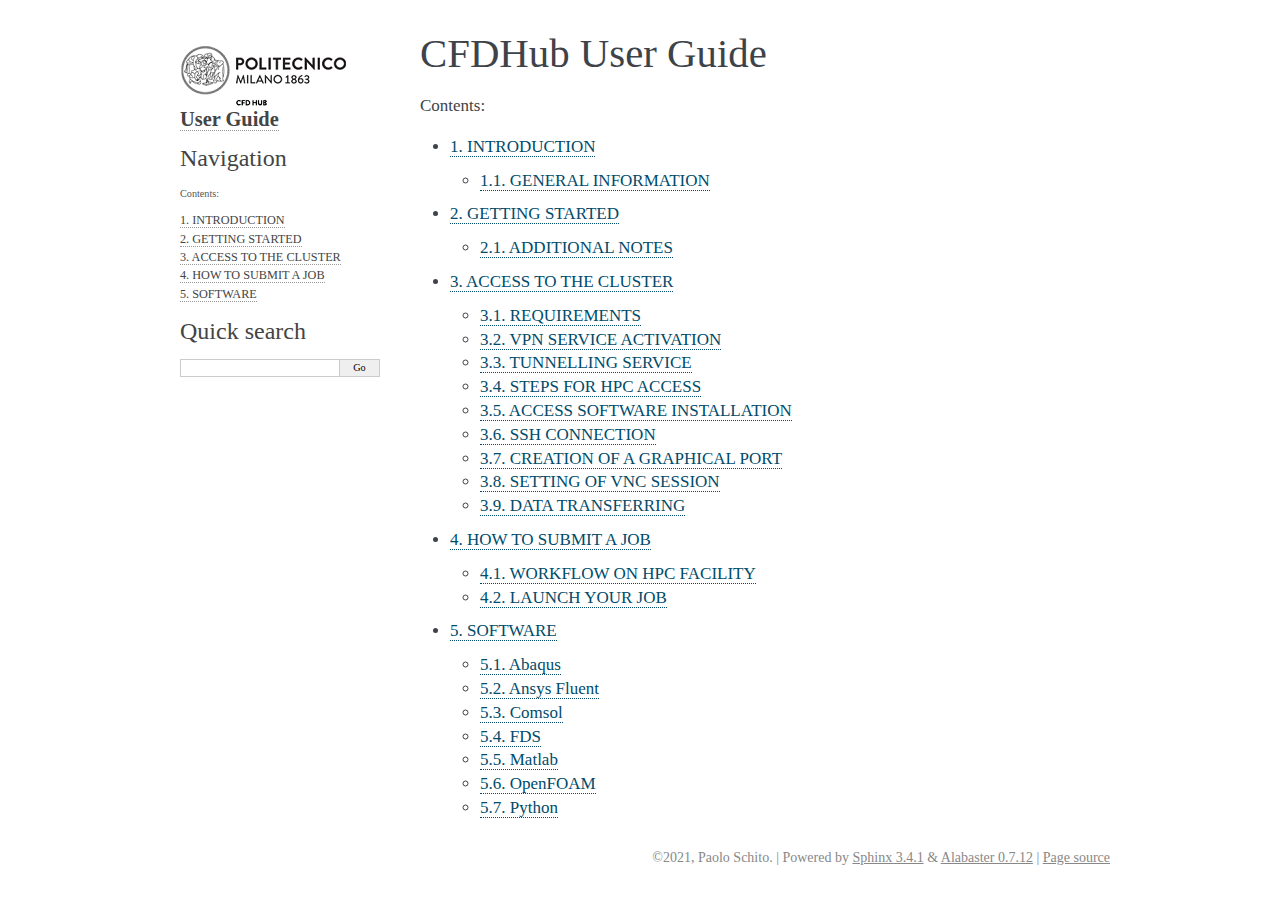
<file: docs/_build/html/index.html>
<!DOCTYPE html>

<html lang="English">
  <head>
    <meta charset="utf-8" />
    <meta name="viewport" content="width=device-width, initial-scale=1.0" />
    <title>CFDHub User Guide &#8212; User Guide 0 documentation</title>
    <link rel="stylesheet" href="_static/pygments.css" type="text/css" />
    <link rel="stylesheet" href="_static/alabaster.css" type="text/css" />
    <script id="documentation_options" data-url_root="./" src="_static/documentation_options.js"></script>
    <script src="_static/jquery.js"></script>
    <script src="_static/underscore.js"></script>
    <script src="_static/doctools.js"></script>
    <link rel="index" title="Index" href="genindex.html" />
    <link rel="search" title="Search" href="search.html" />
    <link rel="next" title="1. INTRODUCTION" href="Introduction.html" />
   
  <link rel="stylesheet" href="_static/custom.css" type="text/css" />
  
  
  <meta name="viewport" content="width=device-width, initial-scale=0.9, maximum-scale=0.9" />

  </head><body>
  

    <div class="document">
      <div class="documentwrapper">
        <div class="bodywrapper">
          

          <div class="body" role="main">
            
  <div class="section" id="cfdhub-user-guide">
<h1>CFDHub User Guide<a class="headerlink" href="#cfdhub-user-guide" title="Permalink to this headline">¶</a></h1>
<div class="toctree-wrapper compound">
<p class="caption"><span class="caption-text">Contents:</span></p>
<ul>
<li class="toctree-l1"><a class="reference internal" href="Introduction.html">1. INTRODUCTION</a><ul>
<li class="toctree-l2"><a class="reference internal" href="Introduction.html#general-information">1.1. GENERAL INFORMATION</a></li>
</ul>
</li>
<li class="toctree-l1"><a class="reference internal" href="GettingStarted.html">2. GETTING STARTED</a><ul>
<li class="toctree-l2"><a class="reference internal" href="GettingStarted.html#additional-notes">2.1. ADDITIONAL NOTES</a></li>
</ul>
</li>
<li class="toctree-l1"><a class="reference internal" href="AccessToTheCluster.html">3. ACCESS TO THE CLUSTER</a><ul>
<li class="toctree-l2"><a class="reference internal" href="AccessToTheCluster.html#requirements">3.1. REQUIREMENTS</a></li>
<li class="toctree-l2"><a class="reference internal" href="AccessToTheCluster.html#vpn-service-activation">3.2. VPN SERVICE ACTIVATION</a></li>
<li class="toctree-l2"><a class="reference internal" href="AccessToTheCluster.html#tunnelling-service">3.3. TUNNELLING SERVICE</a></li>
<li class="toctree-l2"><a class="reference internal" href="AccessToTheCluster.html#steps-for-hpc-access">3.4. STEPS FOR HPC ACCESS</a></li>
<li class="toctree-l2"><a class="reference internal" href="AccessToTheCluster.html#access-software-installation">3.5. ACCESS SOFTWARE INSTALLATION</a></li>
<li class="toctree-l2"><a class="reference internal" href="AccessToTheCluster.html#ssh-connection">3.6. SSH CONNECTION</a></li>
<li class="toctree-l2"><a class="reference internal" href="AccessToTheCluster.html#creation-of-a-graphical-port">3.7. CREATION OF A GRAPHICAL PORT</a></li>
<li class="toctree-l2"><a class="reference internal" href="AccessToTheCluster.html#setting-of-vnc-session">3.8. SETTING OF VNC SESSION</a></li>
<li class="toctree-l2"><a class="reference internal" href="AccessToTheCluster.html#data-transferring">3.9. DATA TRANSFERRING</a></li>
</ul>
</li>
<li class="toctree-l1"><a class="reference internal" href="HowToSubmitAJob.html">4. HOW TO SUBMIT A JOB</a><ul>
<li class="toctree-l2"><a class="reference internal" href="HowToSubmitAJob.html#workflow-on-hpc-facility">4.1. WORKFLOW ON HPC FACILITY</a></li>
<li class="toctree-l2"><a class="reference internal" href="HowToSubmitAJob.html#launch-your-job">4.2. LAUNCH YOUR JOB</a></li>
</ul>
</li>
<li class="toctree-l1"><a class="reference internal" href="Software.html">5. SOFTWARE</a><ul>
<li class="toctree-l2"><a class="reference internal" href="Software.html#abaqus">5.1. Abaqus</a></li>
<li class="toctree-l2"><a class="reference internal" href="Software.html#ansys-fluent">5.2. Ansys Fluent</a></li>
<li class="toctree-l2"><a class="reference internal" href="Software.html#comsol">5.3. Comsol</a></li>
<li class="toctree-l2"><a class="reference internal" href="Software.html#fds">5.4. FDS</a></li>
<li class="toctree-l2"><a class="reference internal" href="Software.html#matlab">5.5. Matlab</a></li>
<li class="toctree-l2"><a class="reference internal" href="Software.html#openfoam">5.6. OpenFOAM</a></li>
<li class="toctree-l2"><a class="reference internal" href="Software.html#python">5.7. Python</a></li>
</ul>
</li>
</ul>
</div>
</div>


          </div>
          
        </div>
      </div>
      <div class="sphinxsidebar" role="navigation" aria-label="main navigation">
        <div class="sphinxsidebarwrapper">
            <p class="logo"><a href="#">
              <img class="logo" src="_static/cfdHub_logo.png" alt="Logo"/>
            </a></p>
<h1 class="logo"><a href="#">User Guide</a></h1>








<h3>Navigation</h3>
<p class="caption"><span class="caption-text">Contents:</span></p>
<ul>
<li class="toctree-l1"><a class="reference internal" href="Introduction.html">1. INTRODUCTION</a></li>
<li class="toctree-l1"><a class="reference internal" href="GettingStarted.html">2. GETTING STARTED</a></li>
<li class="toctree-l1"><a class="reference internal" href="AccessToTheCluster.html">3. ACCESS TO THE CLUSTER</a></li>
<li class="toctree-l1"><a class="reference internal" href="HowToSubmitAJob.html">4. HOW TO SUBMIT A JOB</a></li>
<li class="toctree-l1"><a class="reference internal" href="Software.html">5. SOFTWARE</a></li>
</ul>

<div class="relations">
<h3>Related Topics</h3>
<ul>
  <li><a href="#">Documentation overview</a><ul>
      <li>Next: <a href="Introduction.html" title="next chapter"><span class="section-number">1. </span>INTRODUCTION</a></li>
  </ul></li>
</ul>
</div>
<div id="searchbox" style="display: none" role="search">
  <h3 id="searchlabel">Quick search</h3>
    <div class="searchformwrapper">
    <form class="search" action="search.html" method="get">
      <input type="text" name="q" aria-labelledby="searchlabel" />
      <input type="submit" value="Go" />
    </form>
    </div>
</div>
<script>$('#searchbox').show(0);</script>








        </div>
      </div>
      <div class="clearer"></div>
    </div>
    <div class="footer">
      &copy;2021, Paolo Schito.
      
      |
      Powered by <a href="http://sphinx-doc.org/">Sphinx 3.4.1</a>
      &amp; <a href="https://github.com/bitprophet/alabaster">Alabaster 0.7.12</a>
      
      |
      <a href="_sources/index.rst.txt"
          rel="nofollow">Page source</a>
    </div>

    

    
  </body>
</html>
</file>
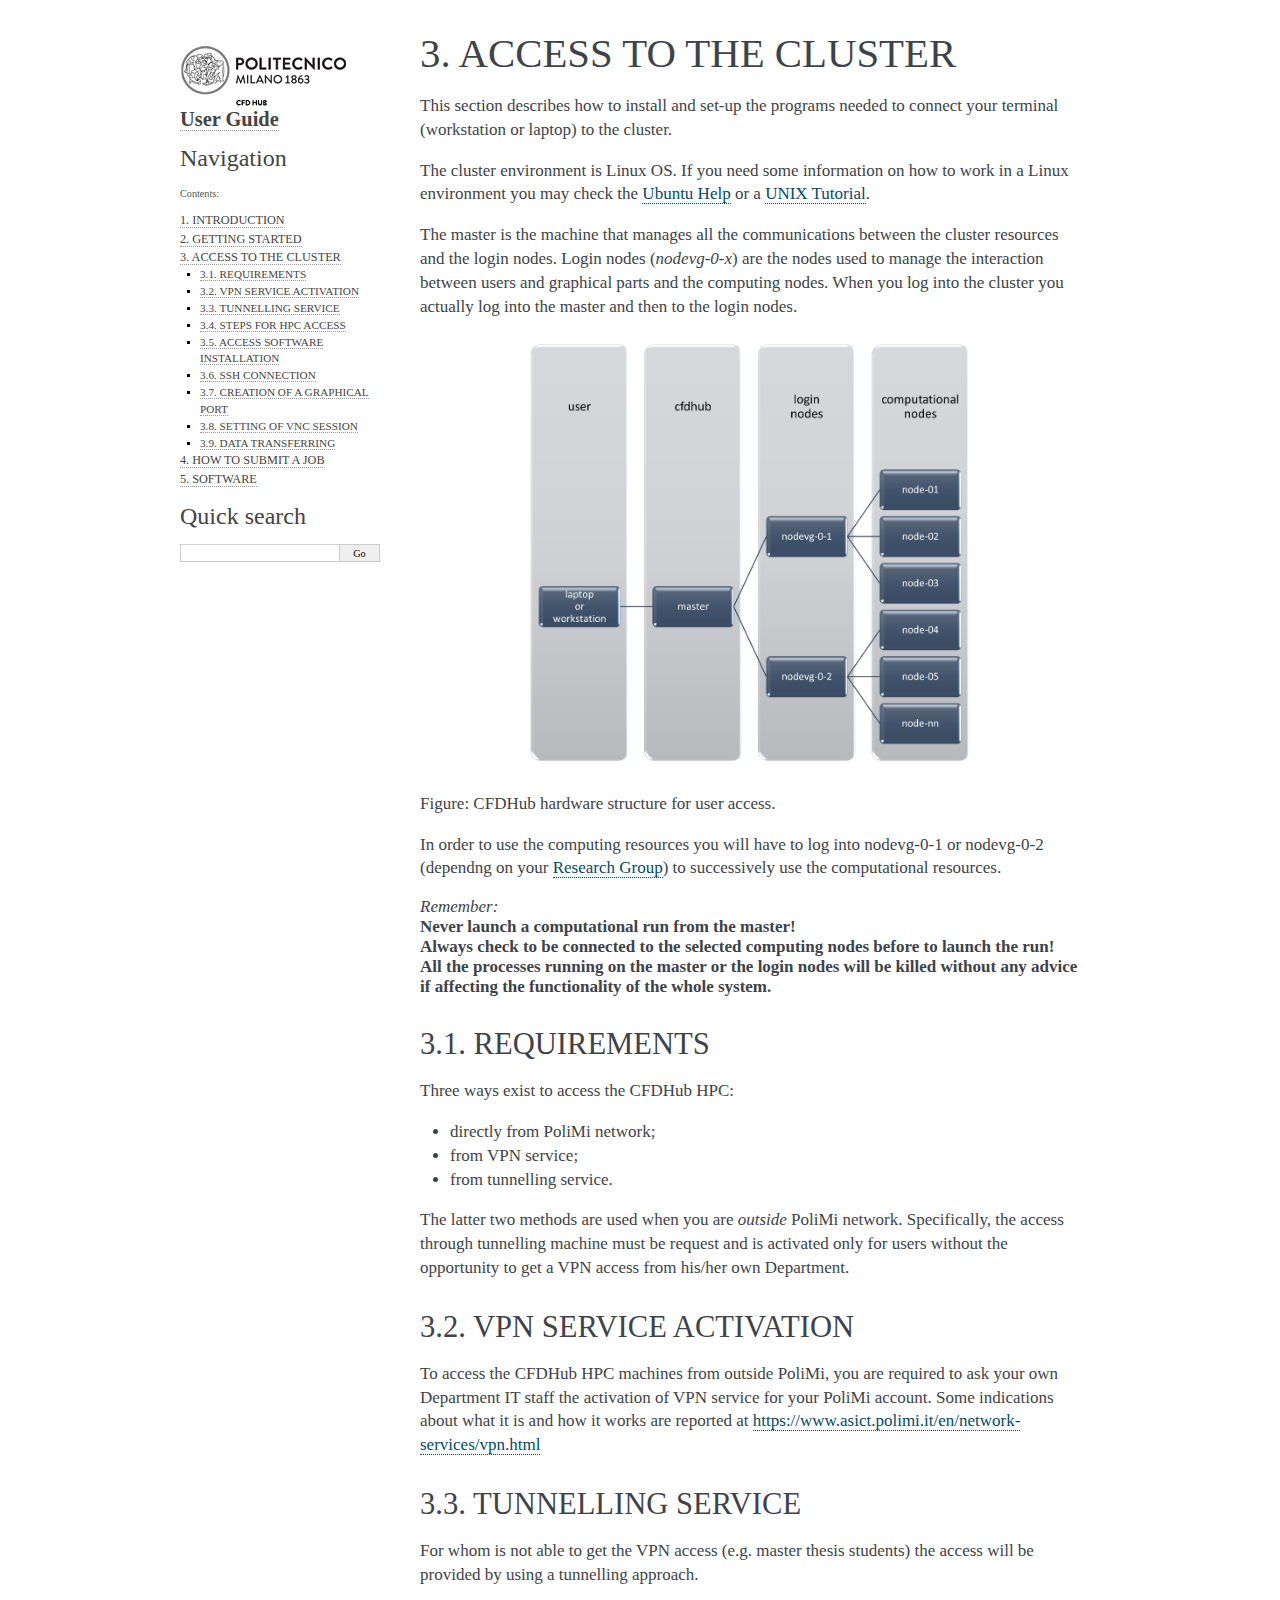
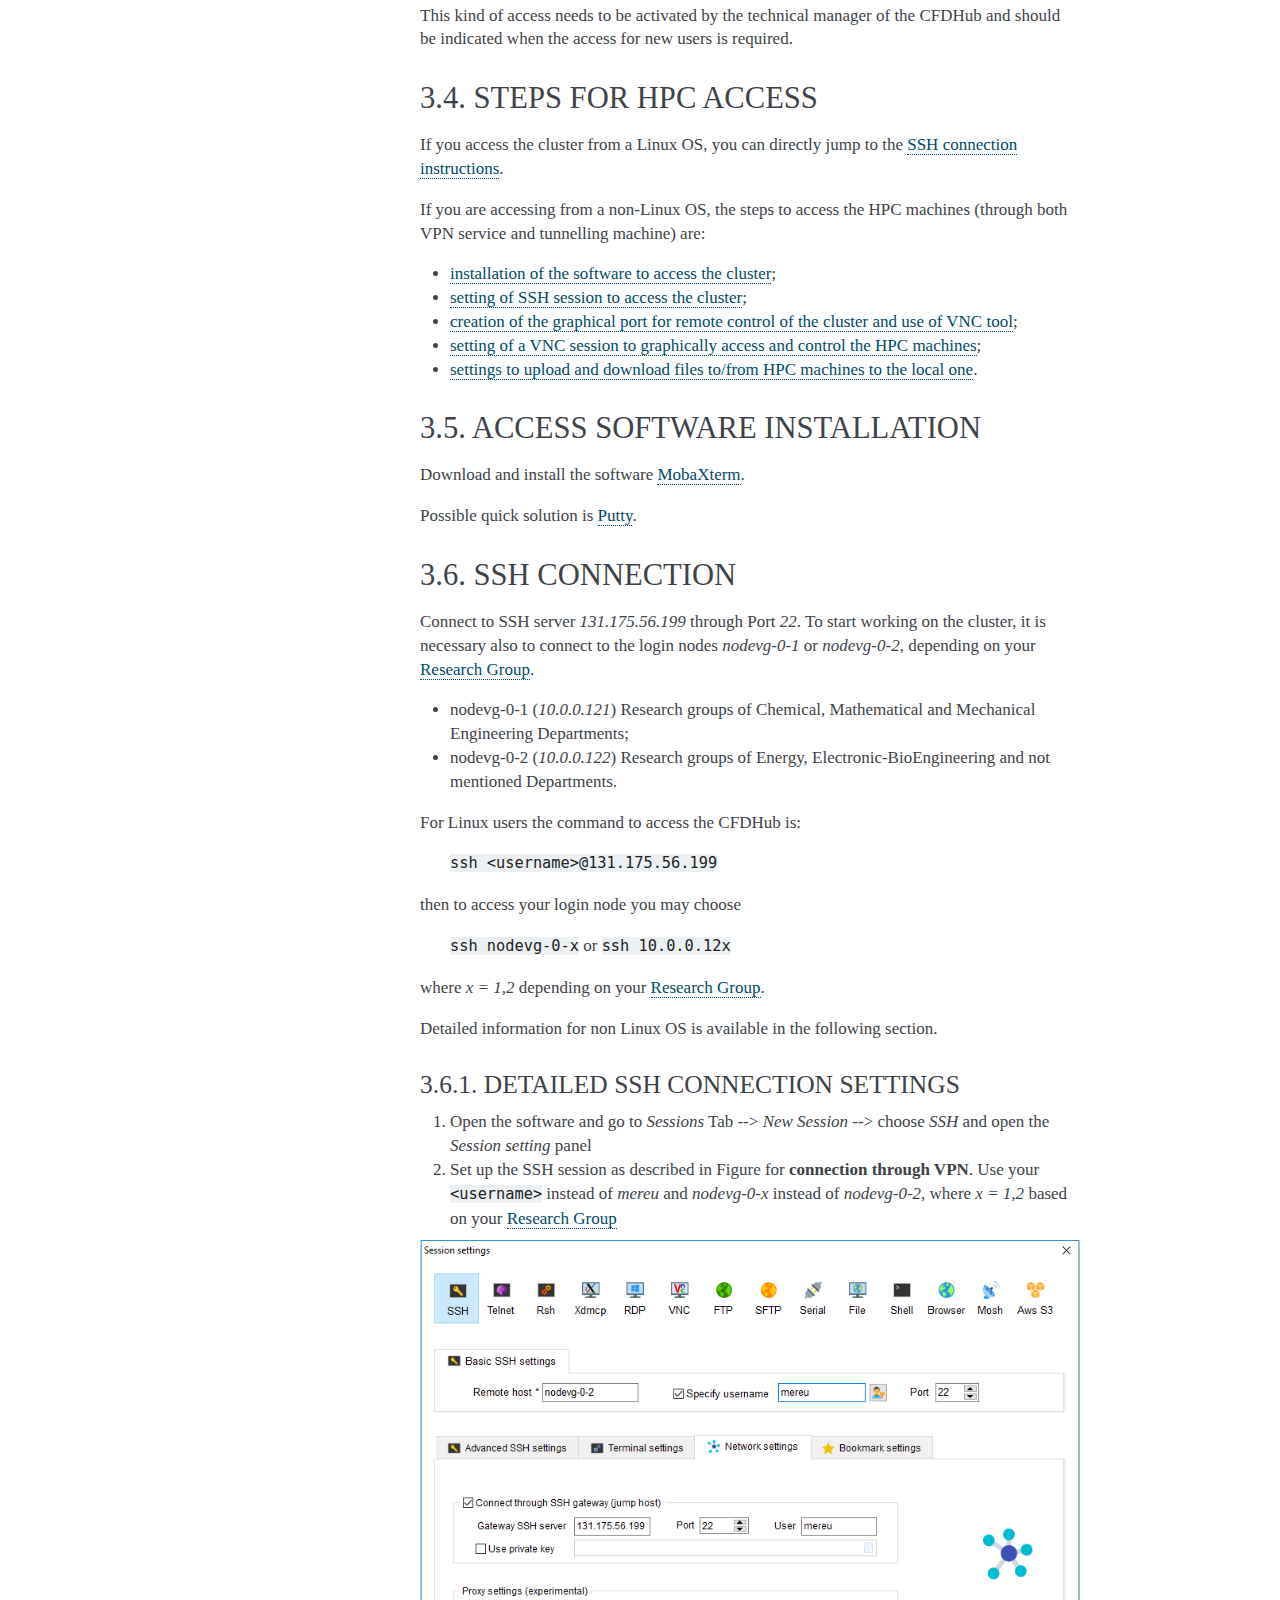
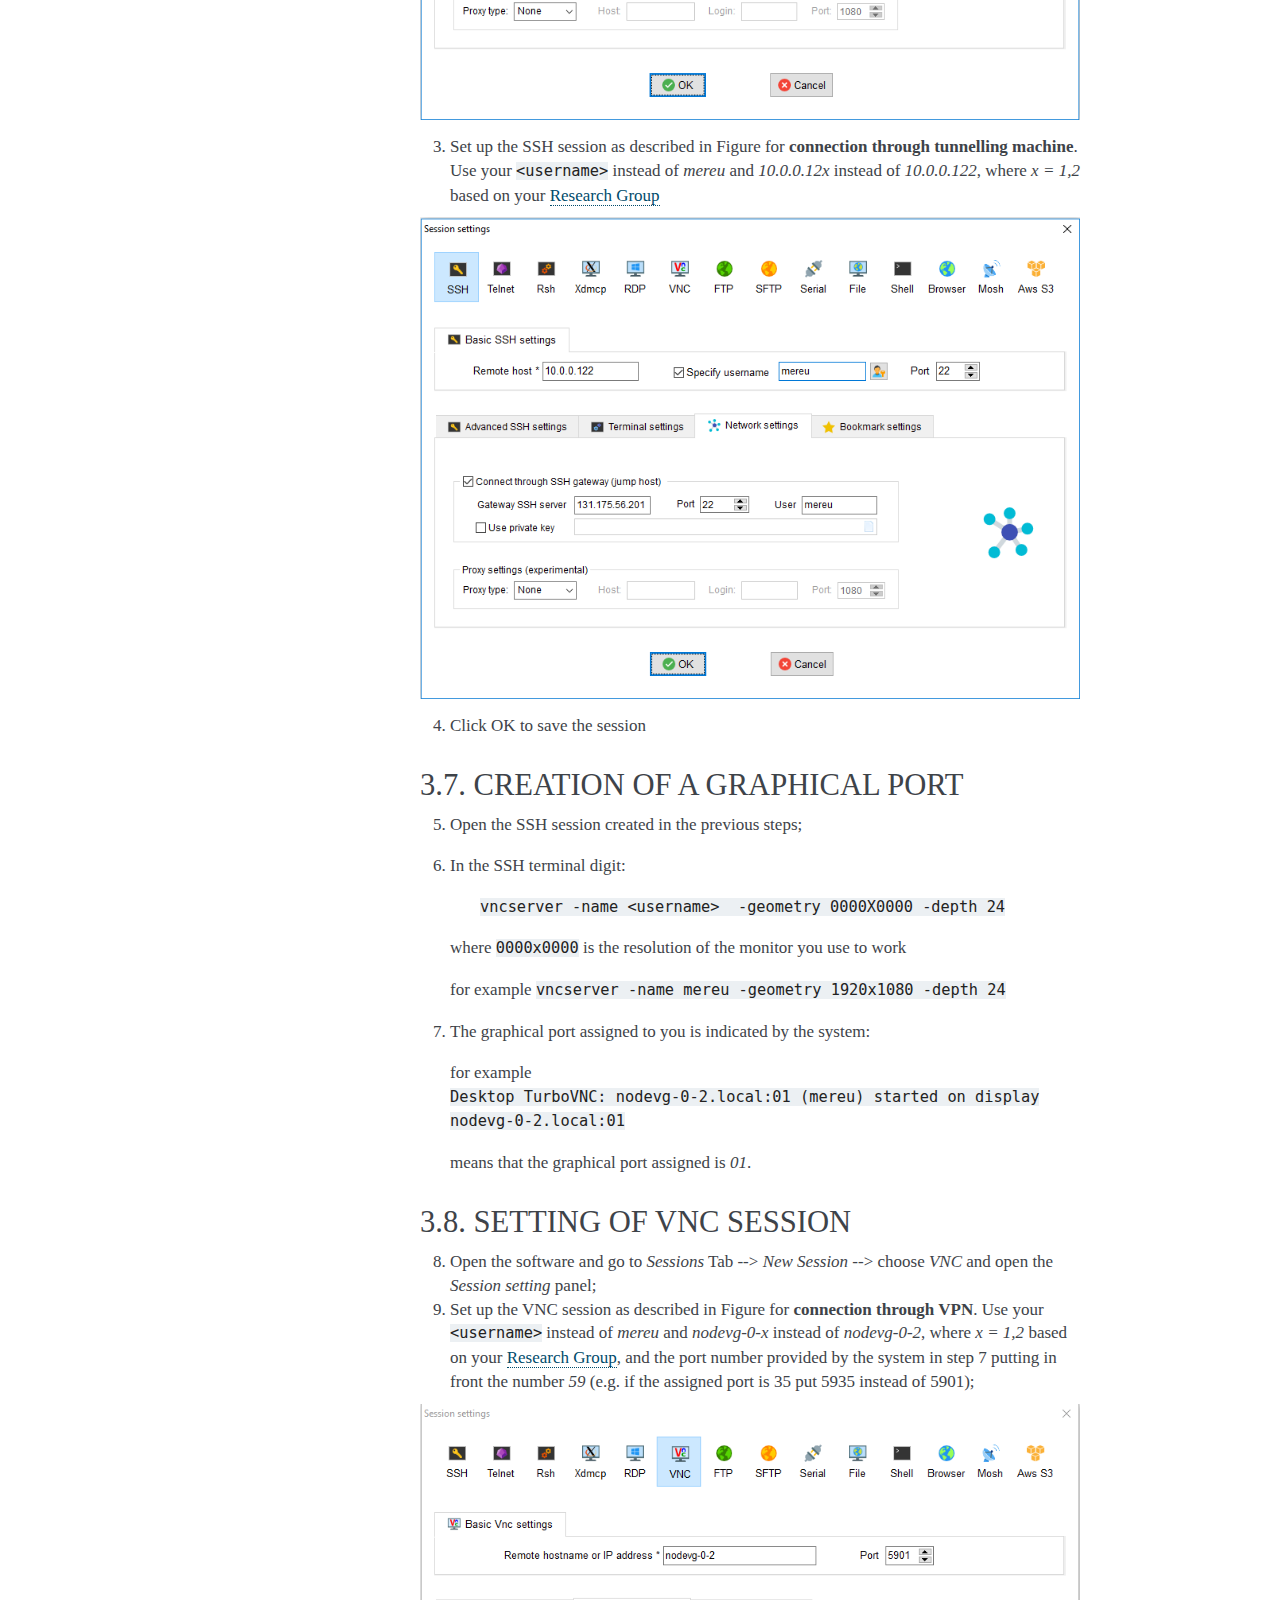
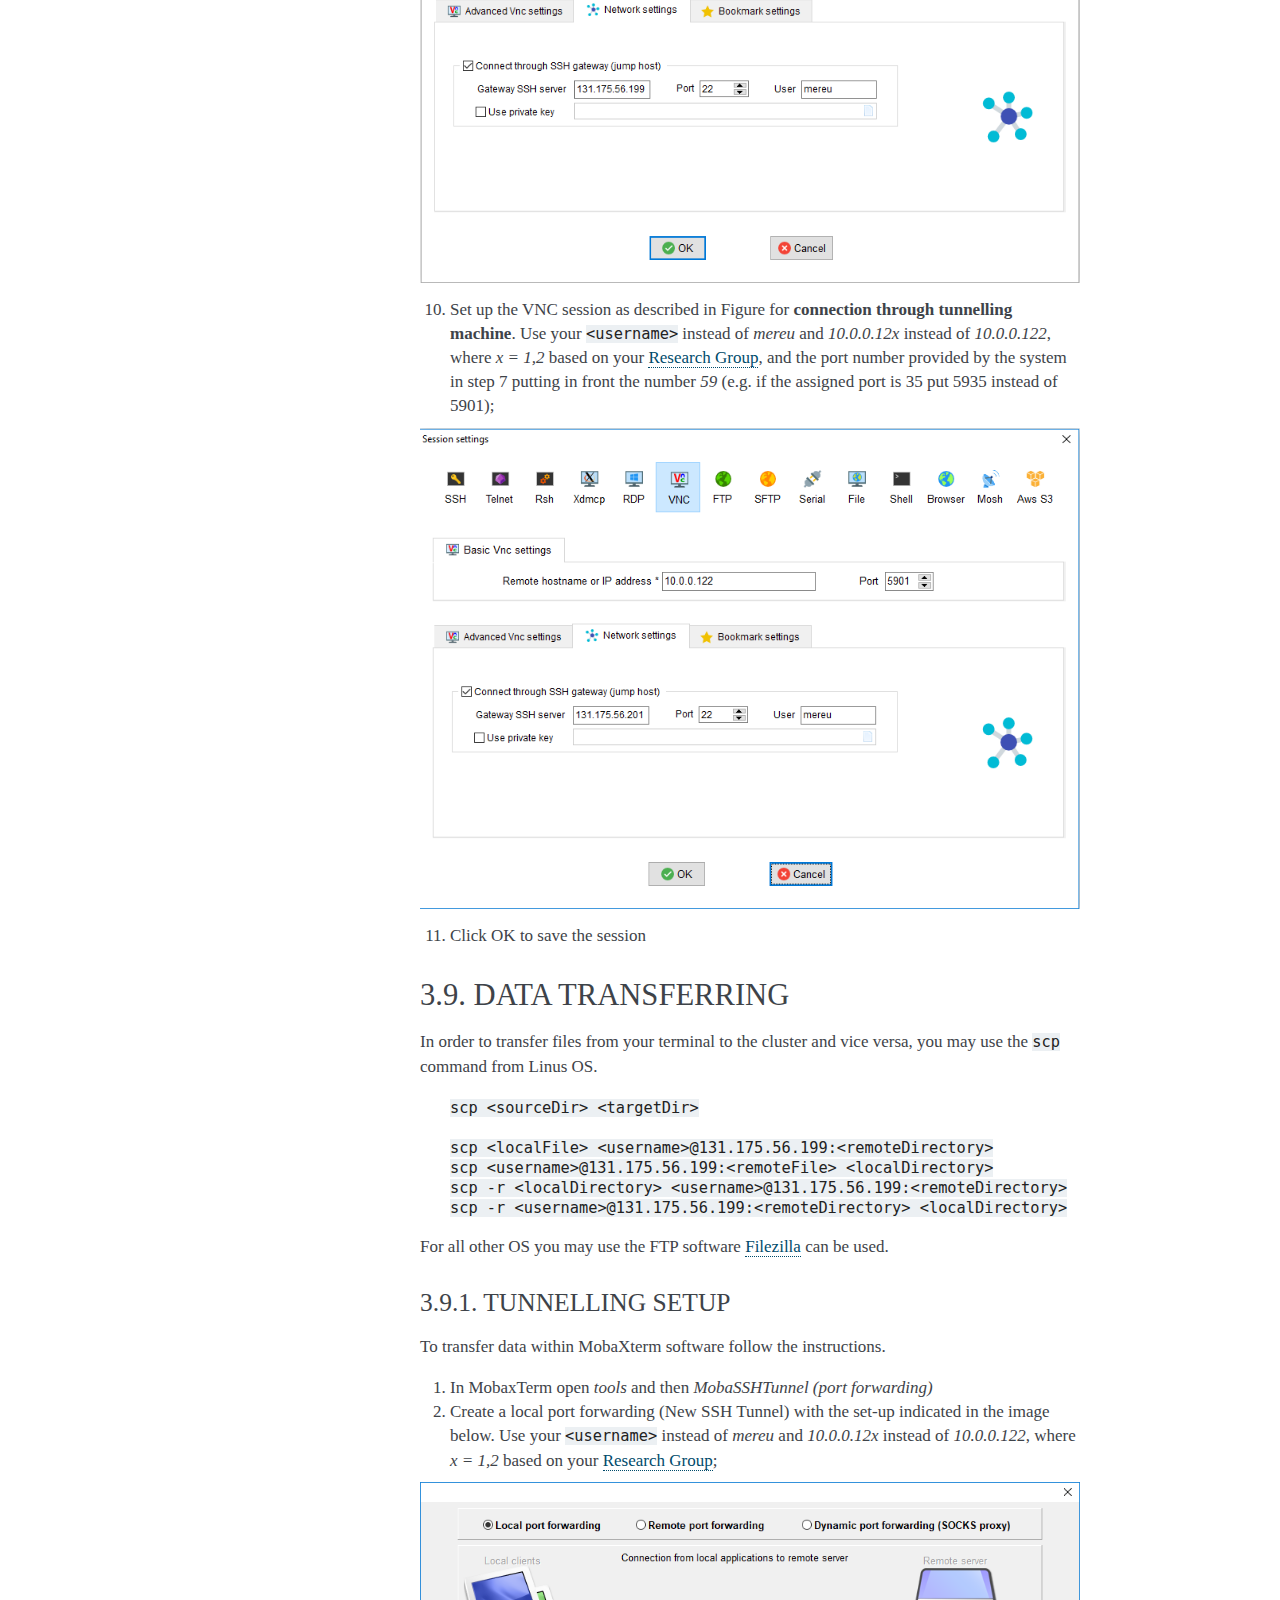
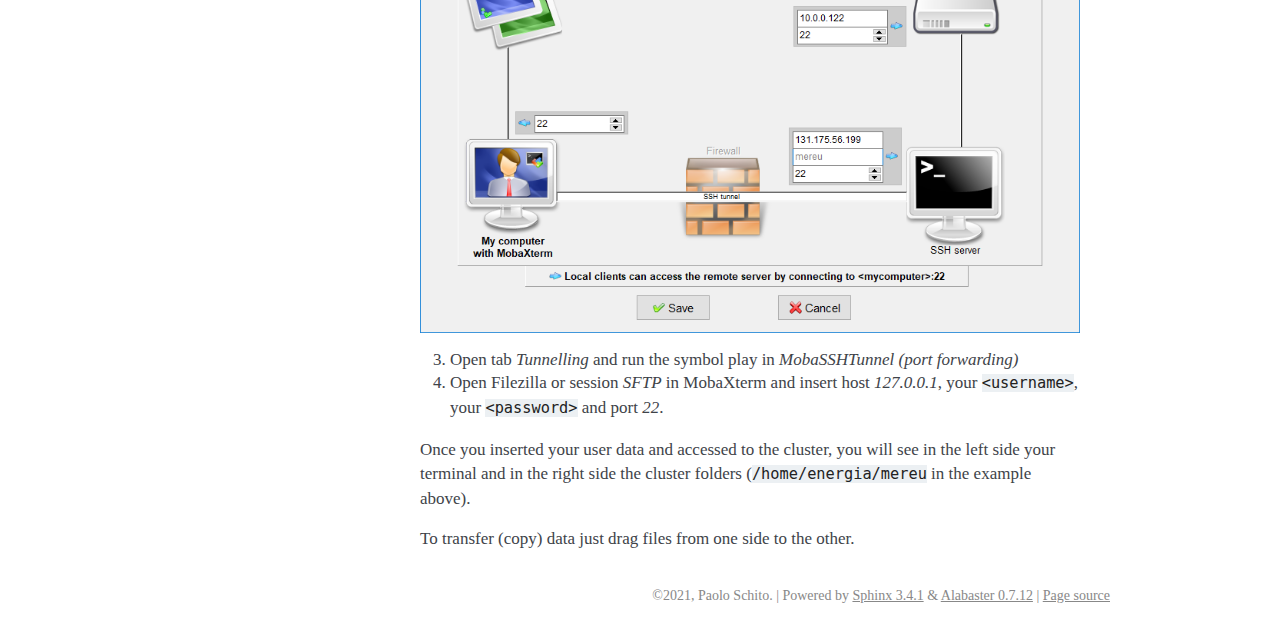
<file: docs/_build/html/AccessToTheCluster.html>
<!DOCTYPE html>

<html lang="English">
  <head>
    <meta charset="utf-8" />
    <meta name="viewport" content="width=device-width, initial-scale=1.0" />
    <title>3. ACCESS TO THE CLUSTER &#8212; User Guide 0 documentation</title>
    <link rel="stylesheet" href="_static/pygments.css" type="text/css" />
    <link rel="stylesheet" href="_static/alabaster.css" type="text/css" />
    <script id="documentation_options" data-url_root="./" src="_static/documentation_options.js"></script>
    <script src="_static/jquery.js"></script>
    <script src="_static/underscore.js"></script>
    <script src="_static/doctools.js"></script>
    <link rel="index" title="Index" href="genindex.html" />
    <link rel="search" title="Search" href="search.html" />
    <link rel="next" title="4. HOW TO SUBMIT A JOB" href="HowToSubmitAJob.html" />
    <link rel="prev" title="2. GETTING STARTED" href="GettingStarted.html" />
   
  <link rel="stylesheet" href="_static/custom.css" type="text/css" />
  
  
  <meta name="viewport" content="width=device-width, initial-scale=0.9, maximum-scale=0.9" />

  </head><body>
  

    <div class="document">
      <div class="documentwrapper">
        <div class="bodywrapper">
          

          <div class="body" role="main">
            
  <div class="section" id="access-to-the-cluster">
<span id="accesstothecluster"></span><h1><span class="section-number">3. </span>ACCESS TO THE CLUSTER<a class="headerlink" href="#access-to-the-cluster" title="Permalink to this headline">¶</a></h1>
<p>This section describes how to install and set-up the programs needed to connect your terminal (workstation or laptop) to the cluster.</p>
<p>The cluster environment is Linux OS. If you need some information on how to work in a Linux environment you may check the <a class="reference external" href="https://help.ubuntu.com/community/UsingTheTerminal">Ubuntu Help</a> or a <a class="reference external" href="http://www.ee.surrey.ac.uk/Teaching/Unix/index.html">UNIX Tutorial</a>.</p>
<p>The master is the machine that manages all the communications between the cluster resources and the login nodes. Login nodes (<em>nodevg-0-x</em>) are the nodes used to manage the interaction between users and graphical parts and the computing nodes. When you log into the cluster you actually log into the master and then to the login nodes.</p>
<div class="figure align-default">
<img alt="_images/cfdhubStructure.png" src="_images/cfdhubStructure.png" />
</div>
<p>Figure: CFDHub hardware structure for user access.</p>
<p>In order to use the computing resources you will have to log into nodevg-0-1 or nodevg-0-2 (dependng on your <a class="reference internal" href="#researchgroups"><span class="std std-ref">Research Group</span></a>) to successively use the computational resources.</p>
<div class="line-block">
<div class="line"><em>Remember:</em></div>
<div class="line"><strong>Never launch a computational run from the master!</strong></div>
<div class="line"><strong>Always check to be connected to the selected computing nodes before to launch the run!</strong></div>
<div class="line"><strong>All the processes running on the master or the login nodes will be killed without any advice if affecting the functionality of the whole system.</strong></div>
</div>
<div class="section" id="requirements">
<h2><span class="section-number">3.1. </span>REQUIREMENTS<a class="headerlink" href="#requirements" title="Permalink to this headline">¶</a></h2>
<p>Three ways exist to access the CFDHub HPC:</p>
<ul class="simple">
<li><p>directly from PoliMi network;</p></li>
<li><p>from VPN service;</p></li>
<li><p>from tunnelling service.</p></li>
</ul>
<p>The latter two methods are used when you are <em>outside</em> PoliMi network. Specifically, the access through tunnelling machine must be request and is activated only for users without the opportunity to get a VPN access from his/her own Department.</p>
</div>
<div class="section" id="vpn-service-activation">
<h2><span class="section-number">3.2. </span>VPN SERVICE ACTIVATION<a class="headerlink" href="#vpn-service-activation" title="Permalink to this headline">¶</a></h2>
<p>To access the CFDHub HPC machines from outside PoliMi, you are required to ask your own Department IT staff the activation of VPN service for your PoliMi account. Some indications about what it is and how it works are reported at <a class="reference external" href="https://www.asict.polimi.it/en/network-services/vpn.html">https://www.asict.polimi.it/en/network-services/vpn.html</a></p>
</div>
<div class="section" id="tunnelling-service">
<h2><span class="section-number">3.3. </span>TUNNELLING SERVICE<a class="headerlink" href="#tunnelling-service" title="Permalink to this headline">¶</a></h2>
<p>For whom is not able to get the VPN access (e.g. master thesis students) the access will be provided by using a tunnelling approach.</p>
<p>This kind of access needs to be activated by the technical manager of the CFDHub and should be indicated when the access for new users is required.</p>
</div>
<div class="section" id="steps-for-hpc-access">
<h2><span class="section-number">3.4. </span>STEPS FOR HPC ACCESS<a class="headerlink" href="#steps-for-hpc-access" title="Permalink to this headline">¶</a></h2>
<p>If you access the cluster from a Linux OS, you can directly jump to the <a class="reference internal" href="#sshconnection"><span class="std std-ref">SSH connection instructions</span></a>.</p>
<p>If you are accessing from a non-Linux OS, the steps to access the HPC machines (through both VPN service and tunnelling machine) are:</p>
<ul class="simple">
<li><p><a class="reference internal" href="#accesssoftwareinstallation"><span class="std std-ref">installation of the software to access the cluster</span></a>;</p></li>
<li><p><a class="reference internal" href="#detailedsshconnection"><span class="std std-ref">setting of SSH session to access the cluster</span></a>;</p></li>
<li><p><a class="reference internal" href="#graphicalport"><span class="std std-ref">creation of the graphical port for remote control of the cluster and use of VNC tool</span></a>;</p></li>
<li><p><a class="reference internal" href="#vncsession"><span class="std std-ref">setting of a VNC session to graphically access and control the HPC machines</span></a>;</p></li>
<li><p><a class="reference internal" href="#datatransferring"><span class="std std-ref">settings to upload and download files to/from HPC machines to the local one</span></a>.</p></li>
</ul>
</div>
<div class="section" id="access-software-installation">
<span id="accesssoftwareinstallation"></span><h2><span class="section-number">3.5. </span>ACCESS SOFTWARE INSTALLATION<a class="headerlink" href="#access-software-installation" title="Permalink to this headline">¶</a></h2>
<p>Download and install the software <a class="reference external" href="https://mobaxterm.mobatek.net/download.html">MobaXterm</a>.</p>
<p>Possible quick solution is <a class="reference external" href="https://www.chiark.greenend.org.uk/~sgtatham/putty/latest.html">Putty</a>.</p>
</div>
<div class="section" id="ssh-connection">
<span id="sshconnection"></span><h2><span class="section-number">3.6. </span>SSH CONNECTION<a class="headerlink" href="#ssh-connection" title="Permalink to this headline">¶</a></h2>
<p>Connect to SSH server <em>131.175.56.199</em> through Port <em>22</em>.
To start working on the cluster, it is necessary also to connect to the login nodes <em>nodevg-0-1</em> or <em>nodevg-0-2</em>, depending on your <a class="reference internal" href="#researchgroups"><span class="std std-ref">Research Group</span></a>.</p>
<ul class="simple" id="researchgroups">
<li><p>nodevg-0-1 (<em>10.0.0.121</em>)          Research groups of Chemical, Mathematical and Mechanical Engineering Departments;</p></li>
<li><p>nodevg-0-2 (<em>10.0.0.122</em>)          Research groups of Energy, Electronic-BioEngineering and not mentioned Departments.</p></li>
</ul>
<p>For Linux users the command to access the CFDHub is:</p>
<blockquote>
<div><p><code class="docutils literal notranslate"><span class="pre">ssh</span> <span class="pre">&lt;username&gt;&#64;131.175.56.199</span></code></p>
</div></blockquote>
<p>then to access your login node you may choose</p>
<blockquote>
<div><p><code class="docutils literal notranslate"><span class="pre">ssh</span> <span class="pre">nodevg-0-x</span></code> or <code class="docutils literal notranslate"><span class="pre">ssh</span> <span class="pre">10.0.0.12x</span></code></p>
</div></blockquote>
<p>where <em>x = 1,2</em> depending on your <a class="reference internal" href="#researchgroups"><span class="std std-ref">Research Group</span></a>.</p>
<p>Detailed information for non Linux OS is available in the following section.</p>
<div class="section" id="detailed-ssh-connection-settings">
<span id="detailedsshconnection"></span><h3><span class="section-number">3.6.1. </span>DETAILED SSH CONNECTION SETTINGS<a class="headerlink" href="#detailed-ssh-connection-settings" title="Permalink to this headline">¶</a></h3>
<ol class="arabic simple">
<li><p>Open the software and go to <em>Sessions</em> Tab --&gt; <em>New Session</em> --&gt; choose <em>SSH</em> and open the <em>Session setting</em> panel</p></li>
<li><p>Set up the SSH session as described in Figure for <strong>connection through VPN</strong>. Use your <code class="docutils literal notranslate"><span class="pre">&lt;username&gt;</span></code> instead of <em>mereu</em> and <em>nodevg-0-x</em> instead of <em>nodevg-0-2</em>, where <em>x = 1,2</em> based on your <a class="reference internal" href="#researchgroups"><span class="std std-ref">Research Group</span></a></p></li>
</ol>
<img alt="_images/SSH_1.png" src="_images/SSH_1.png" />
<ol class="arabic simple" start="3">
<li><p>Set up the SSH session as described in Figure for <strong>connection through tunnelling machine</strong>. Use your <code class="docutils literal notranslate"><span class="pre">&lt;username&gt;</span></code> instead of <em>mereu</em> and <em>10.0.0.12x</em> instead of <em>10.0.0.122</em>, where <em>x = 1,2</em> based on your <a class="reference internal" href="#researchgroups"><span class="std std-ref">Research Group</span></a></p></li>
</ol>
<img alt="_images/SSH_2.png" src="_images/SSH_2.png" />
<ol class="arabic simple" start="4">
<li><p>Click OK to save the session</p></li>
</ol>
</div>
</div>
<div class="section" id="creation-of-a-graphical-port">
<span id="graphicalport"></span><h2><span class="section-number">3.7. </span>CREATION OF A GRAPHICAL PORT<a class="headerlink" href="#creation-of-a-graphical-port" title="Permalink to this headline">¶</a></h2>
<ol class="arabic" start="5">
<li><p>Open the SSH session created in the previous steps;</p></li>
<li><p>In the SSH terminal digit:</p>
<blockquote>
<div><p><code class="docutils literal notranslate"><span class="pre">vncserver</span> <span class="pre">-name</span> <span class="pre">&lt;username&gt;</span>&#160; <span class="pre">-geometry</span> <span class="pre">0000X0000</span> <span class="pre">-depth</span> <span class="pre">24</span></code></p>
</div></blockquote>
<p>where <code class="docutils literal notranslate"><span class="pre">0000x0000</span></code> is the resolution of the monitor you use to work</p>
<p>for example <code class="docutils literal notranslate"><span class="pre">vncserver</span> <span class="pre">-name</span> <span class="pre">mereu</span> <span class="pre">-geometry</span> <span class="pre">1920x1080</span> <span class="pre">-depth</span> <span class="pre">24</span></code></p>
</li>
<li><p>The graphical port assigned to you is indicated by the system:</p>
<div class="line-block">
<div class="line">for example</div>
<div class="line"><code class="docutils literal notranslate"><span class="pre">Desktop</span> <span class="pre">TurboVNC:</span> <span class="pre">nodevg-0-2.local:01</span> <span class="pre">(mereu)</span> <span class="pre">started</span> <span class="pre">on</span> <span class="pre">display</span> <span class="pre">nodevg-0-2.local:01</span></code></div>
</div>
<p>means that the graphical port assigned is <em>01</em>.</p>
</li>
</ol>
</div>
<div class="section" id="setting-of-vnc-session">
<span id="vncsession"></span><h2><span class="section-number">3.8. </span>SETTING OF VNC SESSION<a class="headerlink" href="#setting-of-vnc-session" title="Permalink to this headline">¶</a></h2>
<ol class="arabic simple" start="8">
<li><p>Open the software and go to <em>Sessions</em> Tab --&gt; <em>New Session</em> --&gt; choose <em>VNC</em> and open the <em>Session setting</em> panel;</p></li>
<li><p>Set up the VNC session as described in Figure for <strong>connection through VPN</strong>. Use your <code class="docutils literal notranslate"><span class="pre">&lt;username&gt;</span></code> instead of <em>mereu</em> and <em>nodevg-0-x</em> instead of <em>nodevg-0-2</em>, where <em>x = 1,2</em> based on your <a class="reference internal" href="#researchgroups"><span class="std std-ref">Research Group</span></a>, and the port number provided by the system in step 7 putting in front the number <em>59</em> (e.g. if the assigned port is 35 put 5935 instead of 5901);</p></li>
</ol>
<img alt="_images/VNC_1.png" src="_images/VNC_1.png" />
<ol class="arabic simple" start="10">
<li><p>Set up the VNC session as described in Figure for <strong>connection through tunnelling machine</strong>. Use your <code class="docutils literal notranslate"><span class="pre">&lt;username&gt;</span></code> instead of <em>mereu</em> and <em>10.0.0.12x</em> instead of <em>10.0.0.122</em>, where <em>x = 1,2</em> based on your <a class="reference internal" href="#researchgroups"><span class="std std-ref">Research Group</span></a>, and the port number provided by the system in step 7 putting in front the number <em>59</em> (e.g. if the assigned port is 35 put 5935 instead of 5901);</p></li>
</ol>
<img alt="_images/VNC_2.png" src="_images/VNC_2.png" />
<ol class="arabic simple" start="11">
<li><p>Click OK to save the session</p></li>
</ol>
</div>
<div class="section" id="data-transferring">
<span id="datatransferring"></span><h2><span class="section-number">3.9. </span>DATA TRANSFERRING<a class="headerlink" href="#data-transferring" title="Permalink to this headline">¶</a></h2>
<p>In order to transfer files from your terminal to the cluster and vice versa, you may use the <code class="docutils literal notranslate"><span class="pre">scp</span></code> command from Linus OS.</p>
<blockquote>
<div><p><code class="docutils literal notranslate"><span class="pre">scp</span> <span class="pre">&lt;sourceDir&gt;</span> <span class="pre">&lt;targetDir&gt;</span></code></p>
<div class="line-block">
<div class="line"><code class="docutils literal notranslate"><span class="pre">scp</span> <span class="pre">&lt;localFile&gt;</span> <span class="pre">&lt;username&gt;&#64;131.175.56.199:&lt;remoteDirectory&gt;</span></code></div>
<div class="line"><code class="docutils literal notranslate"><span class="pre">scp</span> <span class="pre">&lt;username&gt;&#64;131.175.56.199:&lt;remoteFile&gt;</span> <span class="pre">&lt;localDirectory&gt;</span></code></div>
<div class="line"><code class="docutils literal notranslate"><span class="pre">scp</span> <span class="pre">-r</span> <span class="pre">&lt;localDirectory&gt;</span> <span class="pre">&lt;username&gt;&#64;131.175.56.199:&lt;remoteDirectory&gt;</span></code></div>
<div class="line"><code class="docutils literal notranslate"><span class="pre">scp</span> <span class="pre">-r</span> <span class="pre">&lt;username&gt;&#64;131.175.56.199:&lt;remoteDirectory&gt;</span> <span class="pre">&lt;localDirectory&gt;</span></code></div>
</div>
</div></blockquote>
<p>For all other OS you may use the FTP software <a class="reference external" href="https://filezilla-project.org/download.php">Filezilla</a> can be used.</p>
<div class="section" id="tunnelling-setup">
<h3><span class="section-number">3.9.1. </span>TUNNELLING SETUP<a class="headerlink" href="#tunnelling-setup" title="Permalink to this headline">¶</a></h3>
<p>To transfer data within MobaXterm software follow the instructions.</p>
<ol class="arabic simple">
<li><p>In MobaxTerm open <em>tools</em> and then <em>MobaSSHTunnel (port forwarding)</em></p></li>
<li><p>Create a local port forwarding (New SSH Tunnel) with the set-up indicated in the image below. Use your <code class="docutils literal notranslate"><span class="pre">&lt;username&gt;</span></code> instead of <em>mereu</em> and <em>10.0.0.12x</em> instead of <em>10.0.0.122</em>, where <em>x = 1,2</em> based on your <a class="reference internal" href="#researchgroups"><span class="std std-ref">Research Group</span></a>;</p></li>
</ol>
<img alt="_images/DataTransferTunnel.png" src="_images/DataTransferTunnel.png" />
<ol class="arabic simple" start="3">
<li><p>Open tab <em>Tunnelling</em> and run the symbol play in <em>MobaSSHTunnel (port forwarding)</em></p></li>
<li><p>Open Filezilla or session <em>SFTP</em> in MobaXterm and insert host <em>127.0.0.1</em>, your <code class="docutils literal notranslate"><span class="pre">&lt;username&gt;</span></code>, your <code class="docutils literal notranslate"><span class="pre">&lt;password&gt;</span></code> and port <em>22</em>.</p></li>
</ol>
<p>Once you inserted your user data and accessed to the cluster, you will see in the left side your terminal and in the right side the cluster folders (<code class="docutils literal notranslate"><span class="pre">/home/energia/mereu</span></code> in the example above).</p>
<p>To transfer (copy) data just drag files from one side to the other.</p>
</div>
</div>
</div>


          </div>
          
        </div>
      </div>
      <div class="sphinxsidebar" role="navigation" aria-label="main navigation">
        <div class="sphinxsidebarwrapper">
            <p class="logo"><a href="index.html">
              <img class="logo" src="_static/cfdHub_logo.png" alt="Logo"/>
            </a></p>
<h1 class="logo"><a href="index.html">User Guide</a></h1>








<h3>Navigation</h3>
<p class="caption"><span class="caption-text">Contents:</span></p>
<ul class="current">
<li class="toctree-l1"><a class="reference internal" href="Introduction.html">1. INTRODUCTION</a></li>
<li class="toctree-l1"><a class="reference internal" href="GettingStarted.html">2. GETTING STARTED</a></li>
<li class="toctree-l1 current"><a class="current reference internal" href="#">3. ACCESS TO THE CLUSTER</a><ul>
<li class="toctree-l2"><a class="reference internal" href="#requirements">3.1. REQUIREMENTS</a></li>
<li class="toctree-l2"><a class="reference internal" href="#vpn-service-activation">3.2. VPN SERVICE ACTIVATION</a></li>
<li class="toctree-l2"><a class="reference internal" href="#tunnelling-service">3.3. TUNNELLING SERVICE</a></li>
<li class="toctree-l2"><a class="reference internal" href="#steps-for-hpc-access">3.4. STEPS FOR HPC ACCESS</a></li>
<li class="toctree-l2"><a class="reference internal" href="#access-software-installation">3.5. ACCESS SOFTWARE INSTALLATION</a></li>
<li class="toctree-l2"><a class="reference internal" href="#ssh-connection">3.6. SSH CONNECTION</a></li>
<li class="toctree-l2"><a class="reference internal" href="#creation-of-a-graphical-port">3.7. CREATION OF A GRAPHICAL PORT</a></li>
<li class="toctree-l2"><a class="reference internal" href="#setting-of-vnc-session">3.8. SETTING OF VNC SESSION</a></li>
<li class="toctree-l2"><a class="reference internal" href="#data-transferring">3.9. DATA TRANSFERRING</a></li>
</ul>
</li>
<li class="toctree-l1"><a class="reference internal" href="HowToSubmitAJob.html">4. HOW TO SUBMIT A JOB</a></li>
<li class="toctree-l1"><a class="reference internal" href="Software.html">5. SOFTWARE</a></li>
</ul>

<div class="relations">
<h3>Related Topics</h3>
<ul>
  <li><a href="index.html">Documentation overview</a><ul>
      <li>Previous: <a href="GettingStarted.html" title="previous chapter"><span class="section-number">2. </span>GETTING STARTED</a></li>
      <li>Next: <a href="HowToSubmitAJob.html" title="next chapter"><span class="section-number">4. </span>HOW TO SUBMIT A JOB</a></li>
  </ul></li>
</ul>
</div>
<div id="searchbox" style="display: none" role="search">
  <h3 id="searchlabel">Quick search</h3>
    <div class="searchformwrapper">
    <form class="search" action="search.html" method="get">
      <input type="text" name="q" aria-labelledby="searchlabel" />
      <input type="submit" value="Go" />
    </form>
    </div>
</div>
<script>$('#searchbox').show(0);</script>








        </div>
      </div>
      <div class="clearer"></div>
    </div>
    <div class="footer">
      &copy;2021, Paolo Schito.
      
      |
      Powered by <a href="http://sphinx-doc.org/">Sphinx 3.4.1</a>
      &amp; <a href="https://github.com/bitprophet/alabaster">Alabaster 0.7.12</a>
      
      |
      <a href="_sources/AccessToTheCluster.rst.txt"
          rel="nofollow">Page source</a>
    </div>

    

    
  </body>
</html>
</file>
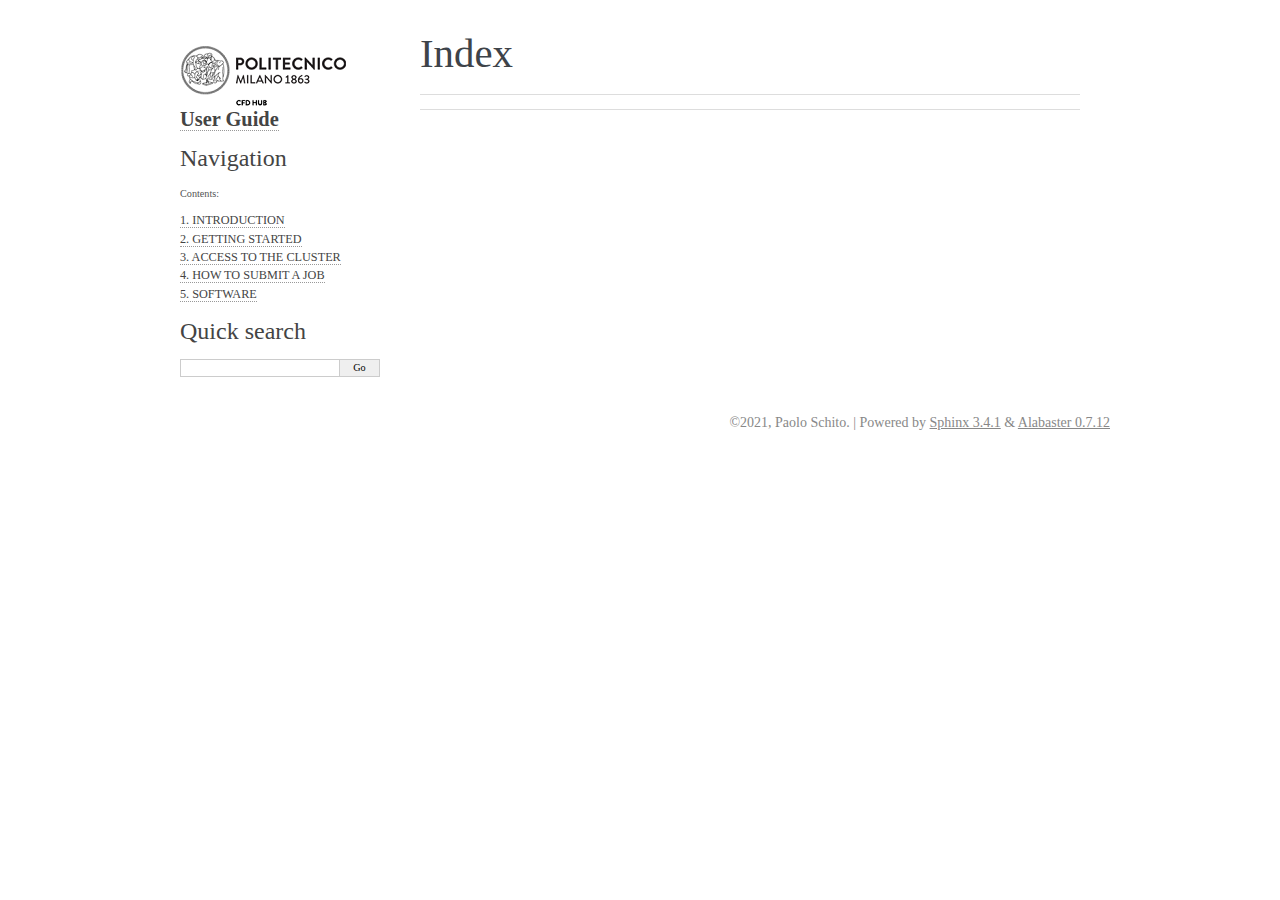
<file: docs/_build/html/genindex.html>
<!DOCTYPE html>

<html lang="English">
  <head>
    <meta charset="utf-8" />
    <meta name="viewport" content="width=device-width, initial-scale=1.0" />
    <title>Index &#8212; User Guide 0 documentation</title>
    <link rel="stylesheet" href="_static/pygments.css" type="text/css" />
    <link rel="stylesheet" href="_static/alabaster.css" type="text/css" />
    <script id="documentation_options" data-url_root="./" src="_static/documentation_options.js"></script>
    <script src="_static/jquery.js"></script>
    <script src="_static/underscore.js"></script>
    <script src="_static/doctools.js"></script>
    <link rel="index" title="Index" href="#" />
    <link rel="search" title="Search" href="search.html" />
   
  <link rel="stylesheet" href="_static/custom.css" type="text/css" />
  
  
  <meta name="viewport" content="width=device-width, initial-scale=0.9, maximum-scale=0.9" />

  </head><body>
  

    <div class="document">
      <div class="documentwrapper">
        <div class="bodywrapper">
          

          <div class="body" role="main">
            

<h1 id="index">Index</h1>

<div class="genindex-jumpbox">
 
</div>


          </div>
          
        </div>
      </div>
      <div class="sphinxsidebar" role="navigation" aria-label="main navigation">
        <div class="sphinxsidebarwrapper">
            <p class="logo"><a href="index.html">
              <img class="logo" src="_static/cfdHub_logo.png" alt="Logo"/>
            </a></p>
<h1 class="logo"><a href="index.html">User Guide</a></h1>








<h3>Navigation</h3>
<p class="caption"><span class="caption-text">Contents:</span></p>
<ul>
<li class="toctree-l1"><a class="reference internal" href="Introduction.html">1. INTRODUCTION</a></li>
<li class="toctree-l1"><a class="reference internal" href="GettingStarted.html">2. GETTING STARTED</a></li>
<li class="toctree-l1"><a class="reference internal" href="AccessToTheCluster.html">3. ACCESS TO THE CLUSTER</a></li>
<li class="toctree-l1"><a class="reference internal" href="HowToSubmitAJob.html">4. HOW TO SUBMIT A JOB</a></li>
<li class="toctree-l1"><a class="reference internal" href="Software.html">5. SOFTWARE</a></li>
</ul>

<div class="relations">
<h3>Related Topics</h3>
<ul>
  <li><a href="index.html">Documentation overview</a><ul>
  </ul></li>
</ul>
</div>
<div id="searchbox" style="display: none" role="search">
  <h3 id="searchlabel">Quick search</h3>
    <div class="searchformwrapper">
    <form class="search" action="search.html" method="get">
      <input type="text" name="q" aria-labelledby="searchlabel" />
      <input type="submit" value="Go" />
    </form>
    </div>
</div>
<script>$('#searchbox').show(0);</script>








        </div>
      </div>
      <div class="clearer"></div>
    </div>
    <div class="footer">
      &copy;2021, Paolo Schito.
      
      |
      Powered by <a href="http://sphinx-doc.org/">Sphinx 3.4.1</a>
      &amp; <a href="https://github.com/bitprophet/alabaster">Alabaster 0.7.12</a>
      
    </div>

    

    
  </body>
</html>
</file>
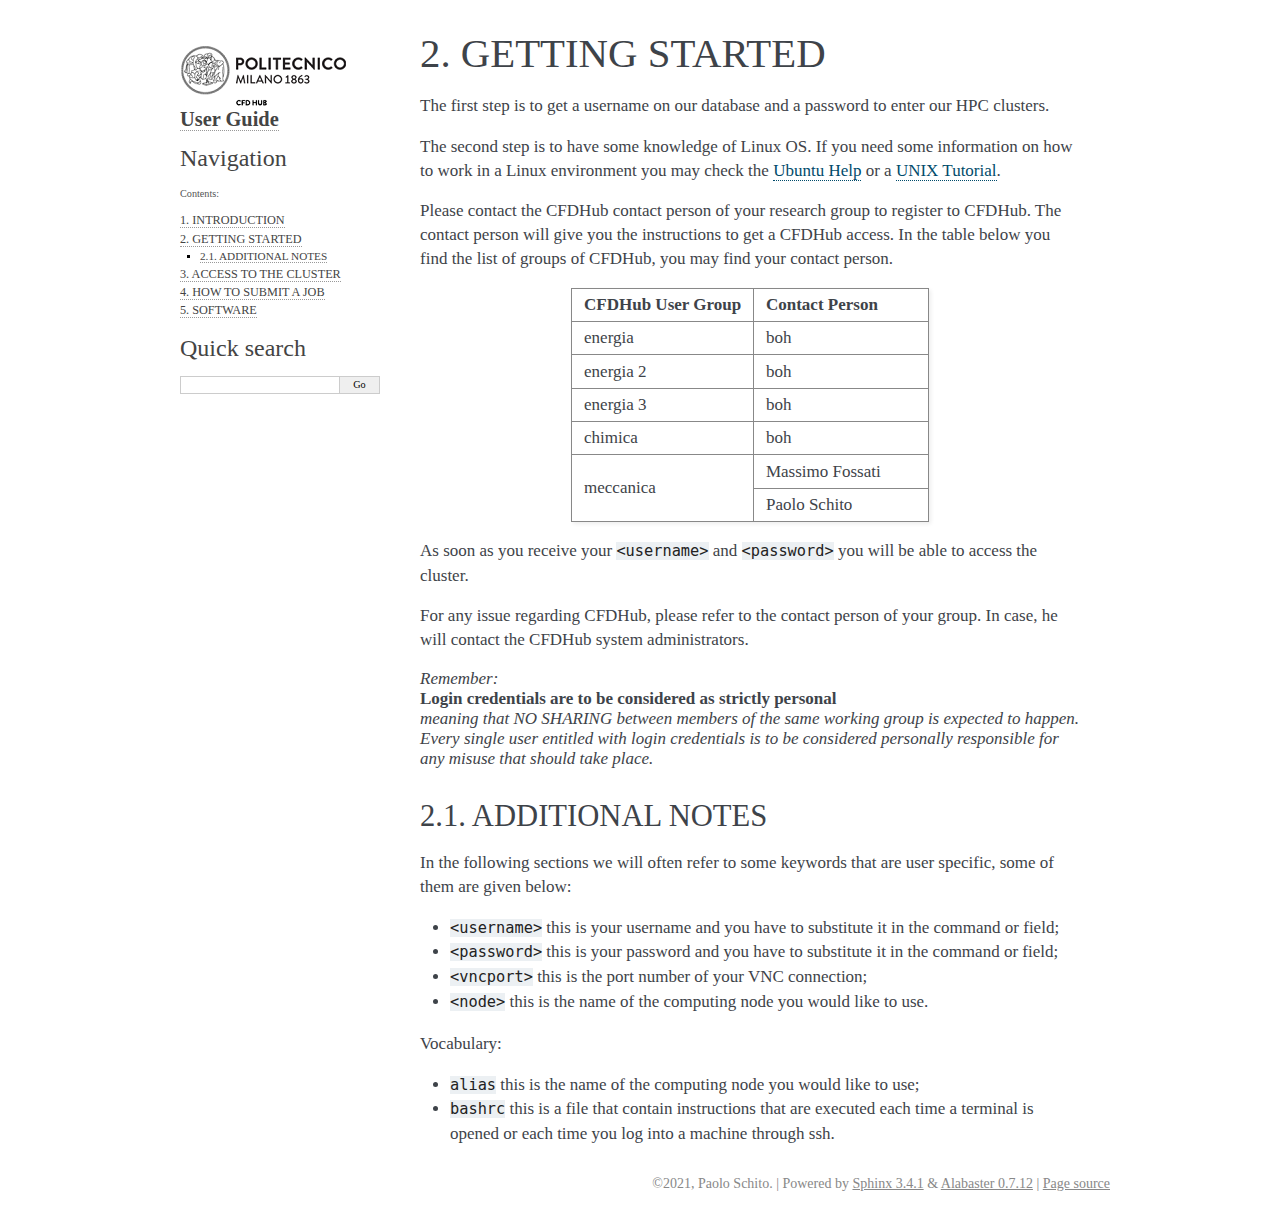
<file: docs/_build/html/GettingStarted.html>
<!DOCTYPE html>

<html lang="English">
  <head>
    <meta charset="utf-8" />
    <meta name="viewport" content="width=device-width, initial-scale=1.0" />
    <title>2. GETTING STARTED &#8212; User Guide 0 documentation</title>
    <link rel="stylesheet" href="_static/pygments.css" type="text/css" />
    <link rel="stylesheet" href="_static/alabaster.css" type="text/css" />
    <script id="documentation_options" data-url_root="./" src="_static/documentation_options.js"></script>
    <script src="_static/jquery.js"></script>
    <script src="_static/underscore.js"></script>
    <script src="_static/doctools.js"></script>
    <link rel="index" title="Index" href="genindex.html" />
    <link rel="search" title="Search" href="search.html" />
    <link rel="next" title="3. ACCESS TO THE CLUSTER" href="AccessToTheCluster.html" />
    <link rel="prev" title="1. INTRODUCTION" href="Introduction.html" />
   
  <link rel="stylesheet" href="_static/custom.css" type="text/css" />
  
  
  <meta name="viewport" content="width=device-width, initial-scale=0.9, maximum-scale=0.9" />

  </head><body>
  

    <div class="document">
      <div class="documentwrapper">
        <div class="bodywrapper">
          

          <div class="body" role="main">
            
  <div class="section" id="getting-started">
<h1><span class="section-number">2. </span>GETTING STARTED<a class="headerlink" href="#getting-started" title="Permalink to this headline">¶</a></h1>
<p>The first step is to get a username on our database and a password to enter our HPC clusters.</p>
<p>The second step is to have some knowledge of Linux OS. If you need some information on how to work in a Linux environment you may check the <a class="reference external" href="https://help.ubuntu.com/community/UsingTheTerminal">Ubuntu Help</a> or a <a class="reference external" href="http://www.ee.surrey.ac.uk/Teaching/Unix/index.html">UNIX Tutorial</a>.</p>
<p>Please contact the CFDHub contact person of your research group to register to CFDHub. The contact person will give you the instructions to get a CFDHub access.
In the table below you find the list of groups of CFDHub, you may find your contact person.</p>
<table class="docutils align-default" id="contactperson">
<colgroup>
<col style="width: 51%" />
<col style="width: 49%" />
</colgroup>
<thead>
<tr class="row-odd"><th class="head"><p>CFDHub User Group</p></th>
<th class="head"><p>Contact Person</p></th>
</tr>
</thead>
<tbody>
<tr class="row-even"><td><p>energia</p></td>
<td><p>boh</p></td>
</tr>
<tr class="row-odd"><td><p>energia 2</p></td>
<td><p>boh</p></td>
</tr>
<tr class="row-even"><td><p>energia 3</p></td>
<td><p>boh</p></td>
</tr>
<tr class="row-odd"><td><p>chimica</p></td>
<td><p>boh</p></td>
</tr>
<tr class="row-even"><td rowspan="2"><p>meccanica</p></td>
<td><p>Massimo Fossati</p></td>
</tr>
<tr class="row-odd"><td><p>Paolo Schito</p></td>
</tr>
</tbody>
</table>
<p>As soon as you receive your <code class="docutils literal notranslate"><span class="pre">&lt;username&gt;</span></code> and <code class="docutils literal notranslate"><span class="pre">&lt;password&gt;</span></code> you will be able to access the cluster.</p>
<p>For any issue regarding CFDHub, please refer to the contact person of your group. In case, he will contact the CFDHub system administrators.</p>
<div class="line-block">
<div class="line"><em>Remember:</em></div>
<div class="line"><strong>Login credentials are to be considered as strictly personal</strong></div>
<div class="line"><em>meaning that NO SHARING between members of the same working group is expected to happen. Every single user entitled with login credentials is to be considered personally responsible for any misuse that should take place.</em></div>
</div>
<div class="section" id="additional-notes">
<h2><span class="section-number">2.1. </span>ADDITIONAL NOTES<a class="headerlink" href="#additional-notes" title="Permalink to this headline">¶</a></h2>
<p>In the following sections we will often refer to some keywords that are user specific, some of them are given below:</p>
<ul class="simple">
<li><p><code class="docutils literal notranslate"><span class="pre">&lt;username&gt;</span></code>          this is your username and you have to substitute it in the command or field;</p></li>
<li><p><code class="docutils literal notranslate"><span class="pre">&lt;password&gt;</span></code>          this is your password and you have to substitute it in the command or field;</p></li>
<li><p><code class="docutils literal notranslate"><span class="pre">&lt;vncport&gt;</span></code>           this is the port number of your VNC connection;</p></li>
<li><p><code class="docutils literal notranslate"><span class="pre">&lt;node&gt;</span></code>              this is the name of the computing node you would like to use.</p></li>
</ul>
<p>Vocabulary:</p>
<ul class="simple">
<li><p><code class="docutils literal notranslate"><span class="pre">alias</span></code>               this is the name of the computing node you would like to use;</p></li>
<li><p><code class="docutils literal notranslate"><span class="pre">bashrc</span></code>              this is a file that contain instructions that are executed each time a terminal is opened or each time you log into a machine through ssh.</p></li>
</ul>
</div>
</div>


          </div>
          
        </div>
      </div>
      <div class="sphinxsidebar" role="navigation" aria-label="main navigation">
        <div class="sphinxsidebarwrapper">
            <p class="logo"><a href="index.html">
              <img class="logo" src="_static/cfdHub_logo.png" alt="Logo"/>
            </a></p>
<h1 class="logo"><a href="index.html">User Guide</a></h1>








<h3>Navigation</h3>
<p class="caption"><span class="caption-text">Contents:</span></p>
<ul class="current">
<li class="toctree-l1"><a class="reference internal" href="Introduction.html">1. INTRODUCTION</a></li>
<li class="toctree-l1 current"><a class="current reference internal" href="#">2. GETTING STARTED</a><ul>
<li class="toctree-l2"><a class="reference internal" href="#additional-notes">2.1. ADDITIONAL NOTES</a></li>
</ul>
</li>
<li class="toctree-l1"><a class="reference internal" href="AccessToTheCluster.html">3. ACCESS TO THE CLUSTER</a></li>
<li class="toctree-l1"><a class="reference internal" href="HowToSubmitAJob.html">4. HOW TO SUBMIT A JOB</a></li>
<li class="toctree-l1"><a class="reference internal" href="Software.html">5. SOFTWARE</a></li>
</ul>

<div class="relations">
<h3>Related Topics</h3>
<ul>
  <li><a href="index.html">Documentation overview</a><ul>
      <li>Previous: <a href="Introduction.html" title="previous chapter"><span class="section-number">1. </span>INTRODUCTION</a></li>
      <li>Next: <a href="AccessToTheCluster.html" title="next chapter"><span class="section-number">3. </span>ACCESS TO THE CLUSTER</a></li>
  </ul></li>
</ul>
</div>
<div id="searchbox" style="display: none" role="search">
  <h3 id="searchlabel">Quick search</h3>
    <div class="searchformwrapper">
    <form class="search" action="search.html" method="get">
      <input type="text" name="q" aria-labelledby="searchlabel" />
      <input type="submit" value="Go" />
    </form>
    </div>
</div>
<script>$('#searchbox').show(0);</script>








        </div>
      </div>
      <div class="clearer"></div>
    </div>
    <div class="footer">
      &copy;2021, Paolo Schito.
      
      |
      Powered by <a href="http://sphinx-doc.org/">Sphinx 3.4.1</a>
      &amp; <a href="https://github.com/bitprophet/alabaster">Alabaster 0.7.12</a>
      
      |
      <a href="_sources/GettingStarted.rst.txt"
          rel="nofollow">Page source</a>
    </div>

    

    
  </body>
</html>
</file>
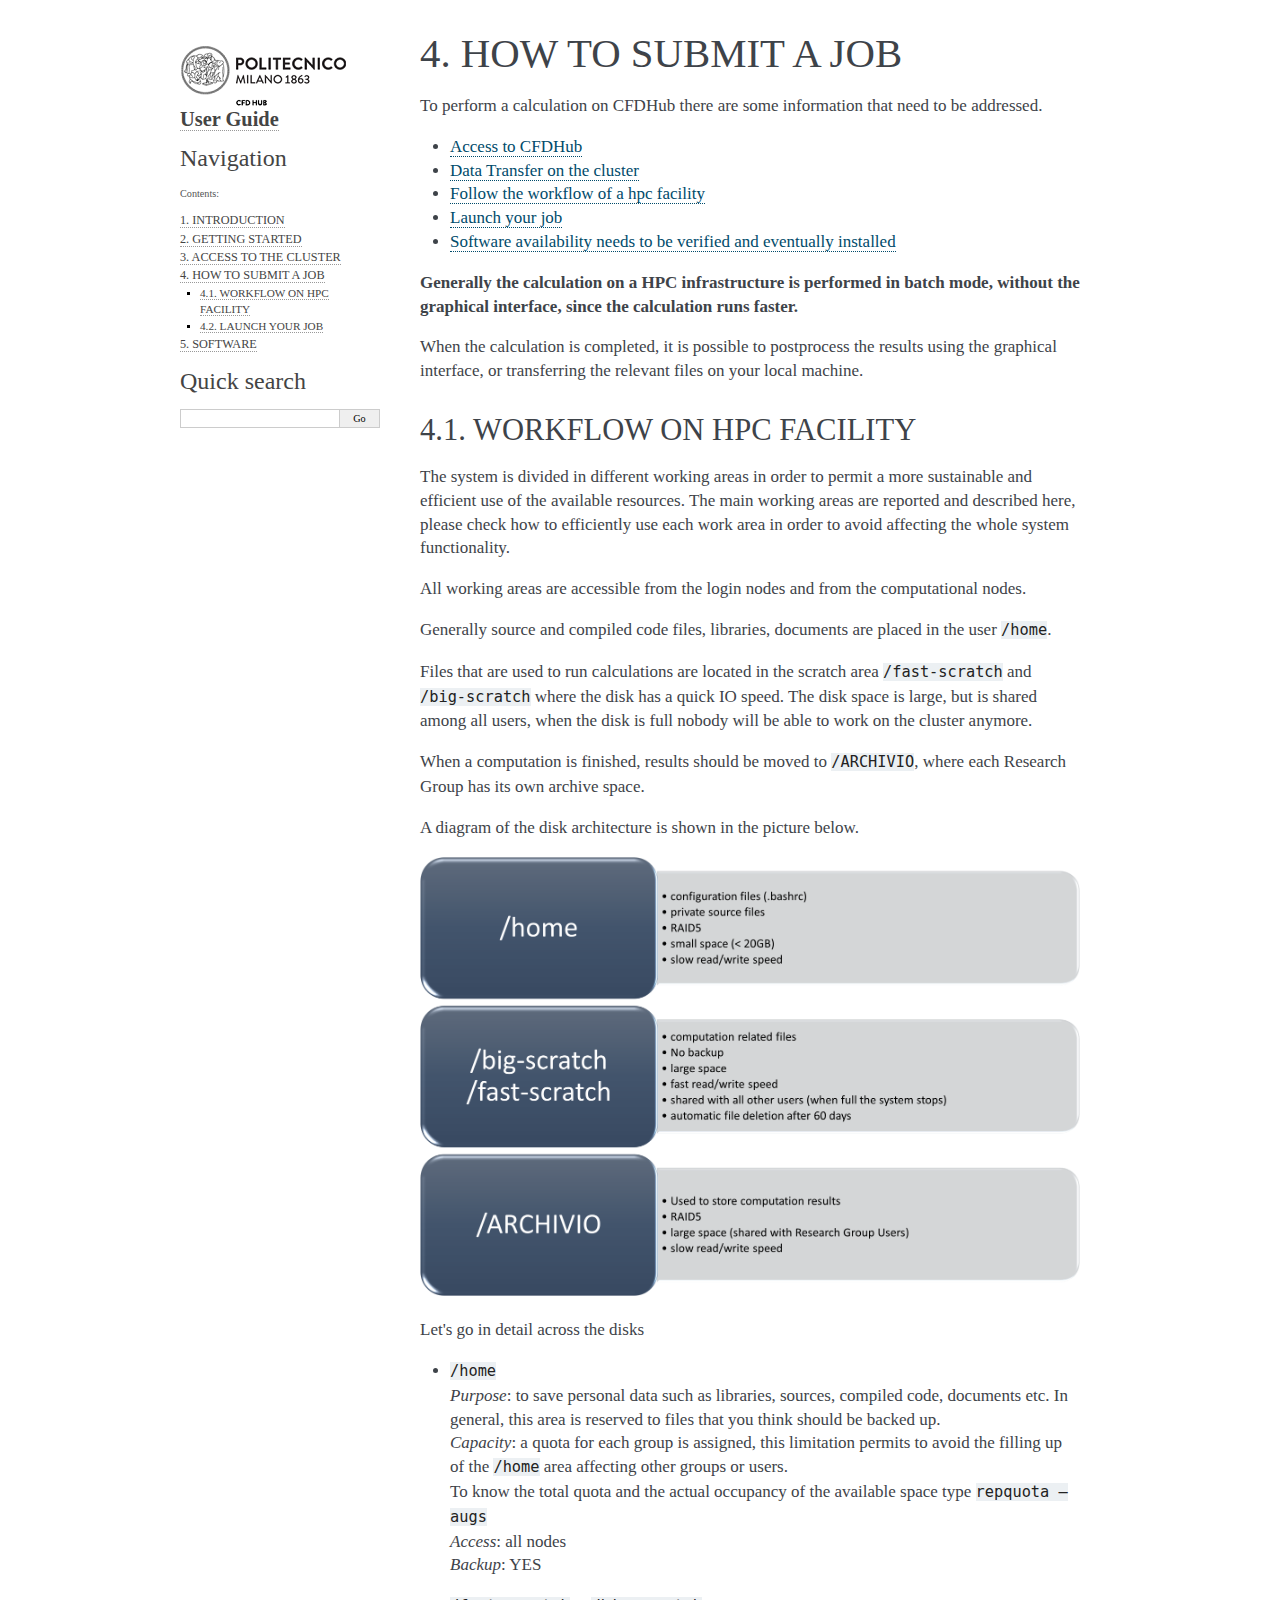
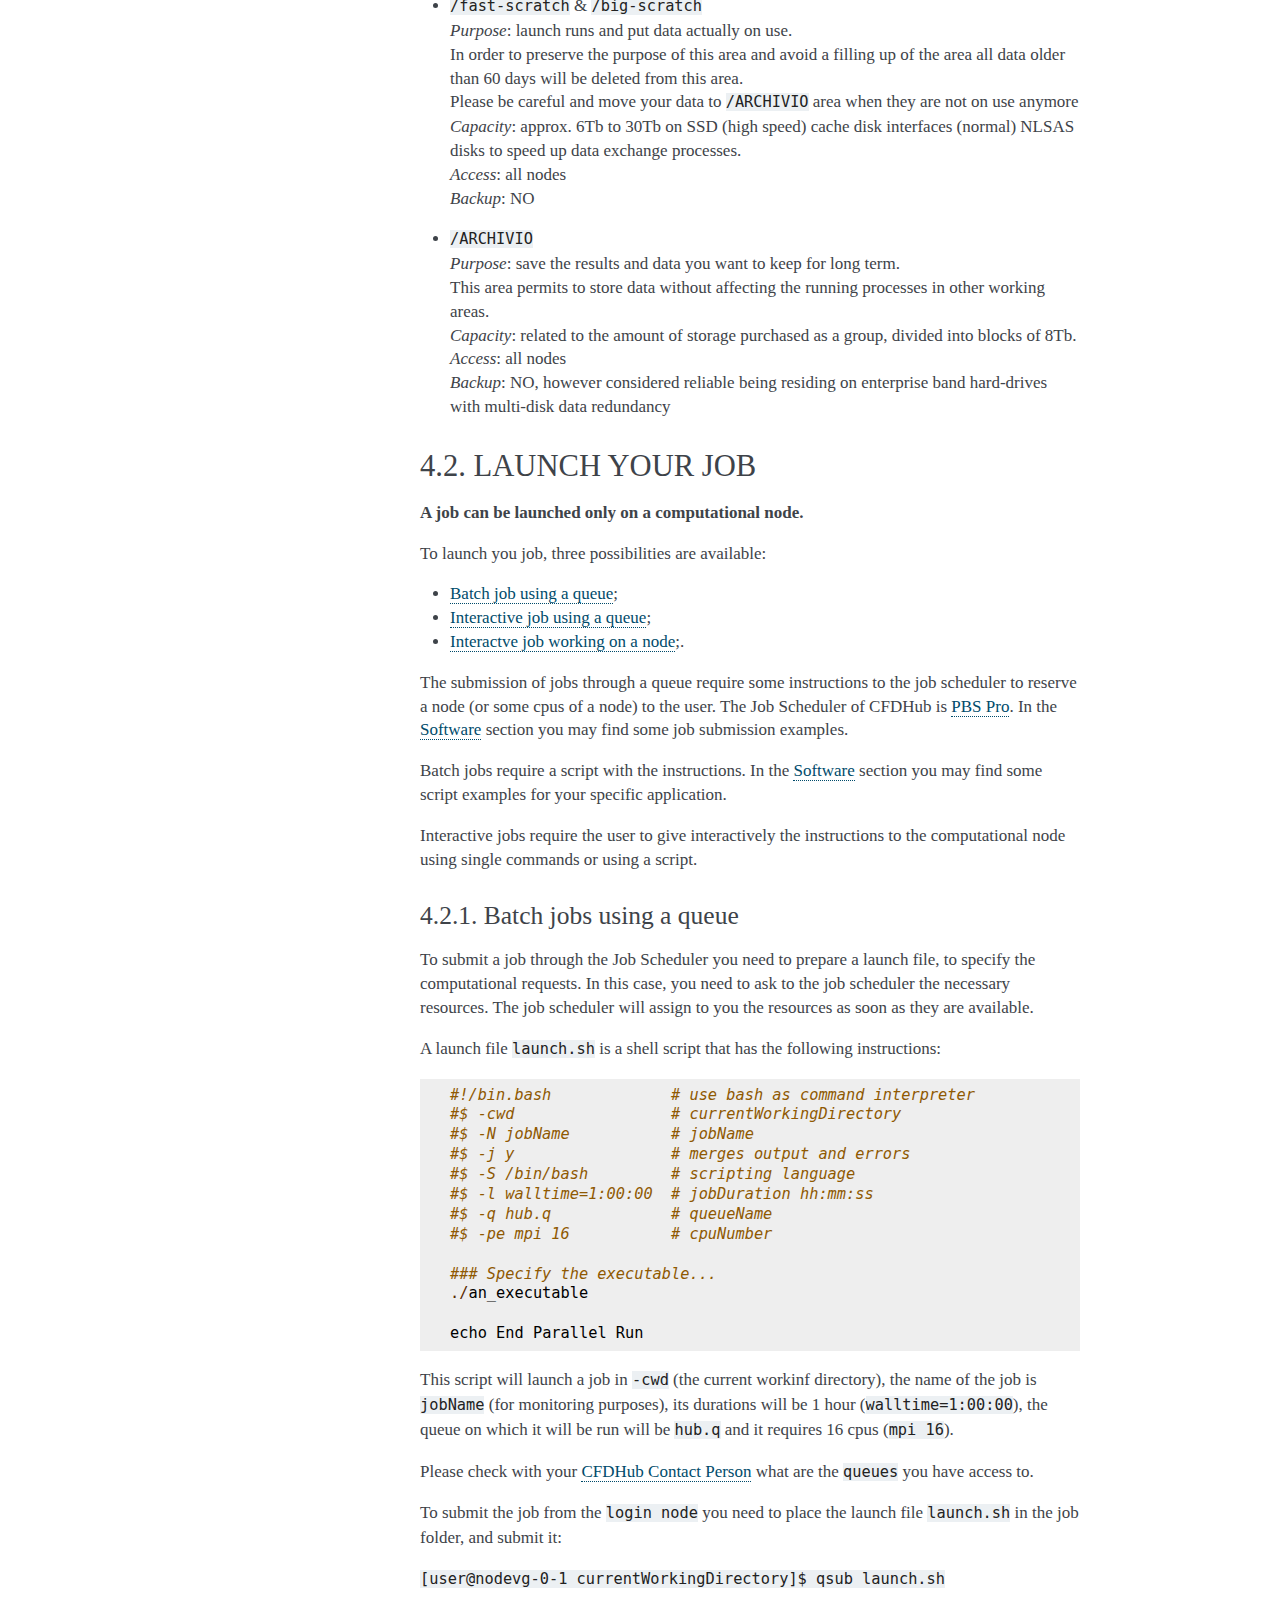
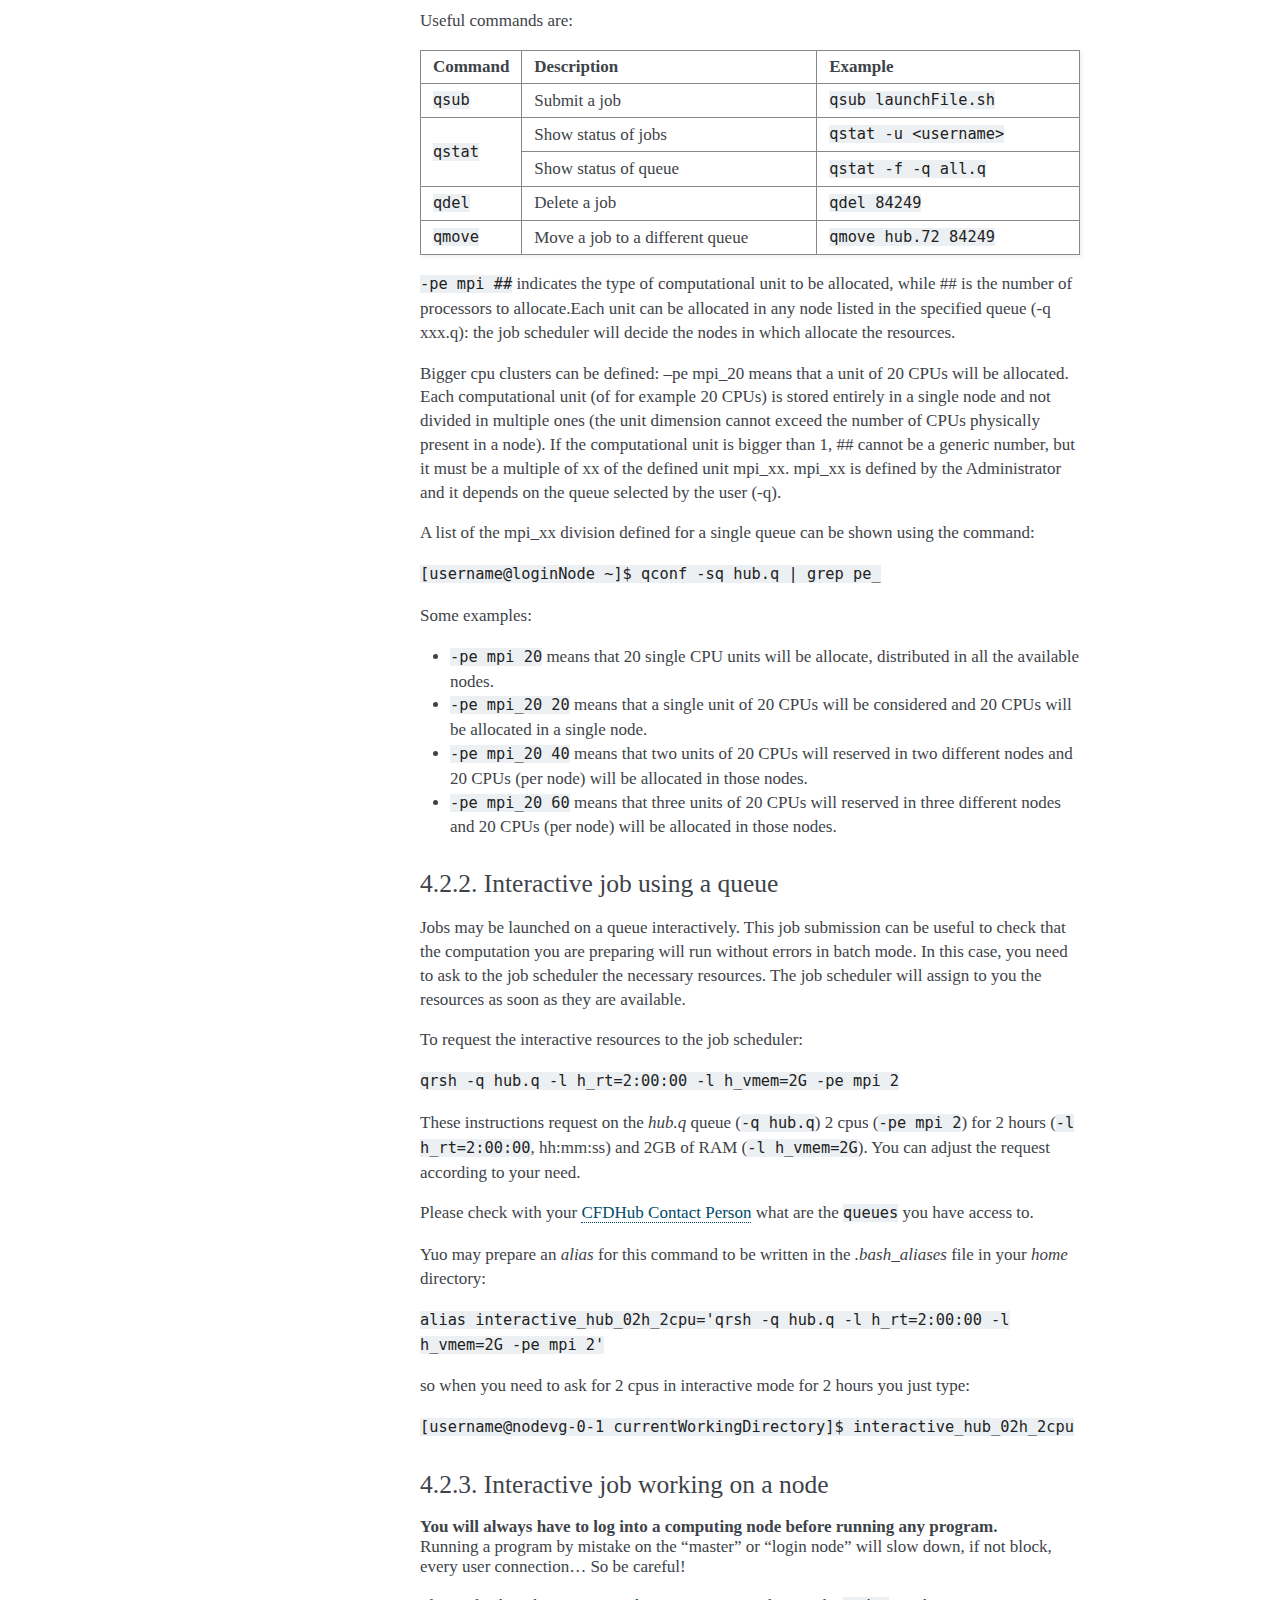
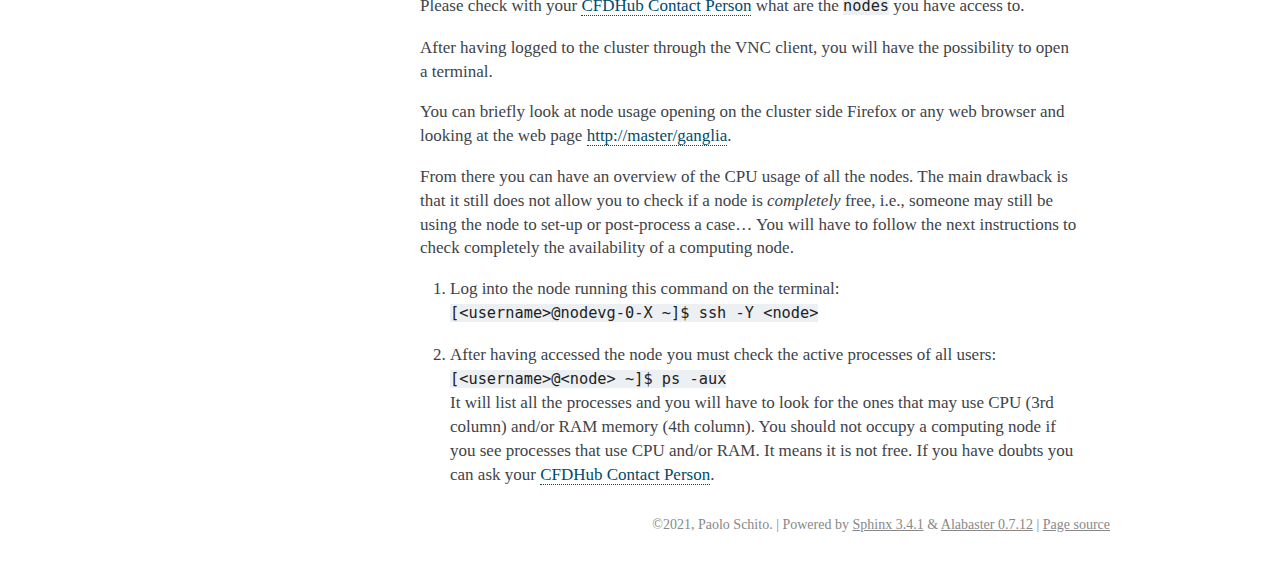
<file: docs/_build/html/HowToSubmitAJob.html>
<!DOCTYPE html>

<html lang="English">
  <head>
    <meta charset="utf-8" />
    <meta name="viewport" content="width=device-width, initial-scale=1.0" />
    <title>4. HOW TO SUBMIT A JOB &#8212; User Guide 0 documentation</title>
    <link rel="stylesheet" href="_static/pygments.css" type="text/css" />
    <link rel="stylesheet" href="_static/alabaster.css" type="text/css" />
    <script id="documentation_options" data-url_root="./" src="_static/documentation_options.js"></script>
    <script src="_static/jquery.js"></script>
    <script src="_static/underscore.js"></script>
    <script src="_static/doctools.js"></script>
    <link rel="index" title="Index" href="genindex.html" />
    <link rel="search" title="Search" href="search.html" />
    <link rel="next" title="5. SOFTWARE" href="Software.html" />
    <link rel="prev" title="3. ACCESS TO THE CLUSTER" href="AccessToTheCluster.html" />
   
  <link rel="stylesheet" href="_static/custom.css" type="text/css" />
  
  
  <meta name="viewport" content="width=device-width, initial-scale=0.9, maximum-scale=0.9" />

  </head><body>
  

    <div class="document">
      <div class="documentwrapper">
        <div class="bodywrapper">
          

          <div class="body" role="main">
            
  <div class="section" id="how-to-submit-a-job">
<h1><span class="section-number">4. </span>HOW TO SUBMIT A JOB<a class="headerlink" href="#how-to-submit-a-job" title="Permalink to this headline">¶</a></h1>
<p>To perform a calculation on CFDHub there are some information that need to be addressed.</p>
<ul class="simple">
<li><p><a class="reference internal" href="AccessToTheCluster.html#sshconnection"><span class="std std-ref">Access to CFDHub</span></a></p></li>
<li><p><a class="reference internal" href="AccessToTheCluster.html#datatransferring"><span class="std std-ref">Data Transfer on the cluster</span></a></p></li>
<li><p><a class="reference internal" href="#workflow"><span class="std std-ref">Follow the workflow of a hpc facility</span></a></p></li>
<li><p><a class="reference internal" href="#launchyourjob"><span class="std std-ref">Launch your job</span></a></p></li>
<li><p><a class="reference internal" href="Software.html#software"><span class="std std-ref">Software availability needs to be verified and eventually installed</span></a></p></li>
</ul>
<p><strong>Generally the calculation on a HPC infrastructure is performed in batch mode, without the graphical interface, since the calculation runs faster.</strong></p>
<p>When the calculation is completed, it is possible to postprocess the results using the graphical interface, or transferring the relevant files on your local machine.</p>
<div class="section" id="workflow-on-hpc-facility">
<span id="workflow"></span><h2><span class="section-number">4.1. </span>WORKFLOW ON HPC FACILITY<a class="headerlink" href="#workflow-on-hpc-facility" title="Permalink to this headline">¶</a></h2>
<p>The system is divided in different working areas in order to permit a more sustainable and efficient use of the available resources. The main working areas are reported and described here, please check how to efficiently use each work area in order to avoid affecting the whole system functionality.</p>
<p>All working areas are accessible from the login nodes and from the computational nodes.</p>
<p>Generally source and compiled code files, libraries, documents are placed in the user <code class="docutils literal notranslate"><span class="pre">/home</span></code>.</p>
<p>Files that are used to run calculations are located in the scratch area <code class="docutils literal notranslate"><span class="pre">/fast-scratch</span></code> and <code class="docutils literal notranslate"><span class="pre">/big-scratch</span></code> where the disk has a quick IO speed. The disk space is large, but is shared among all users, when the disk is full nobody will be able to work on the cluster anymore.</p>
<p>When a computation is finished, results should be moved to <code class="docutils literal notranslate"><span class="pre">/ARCHIVIO</span></code>, where each Research Group has its own archive space.</p>
<p>A diagram of the disk architecture is shown in the picture below.</p>
<img alt="_images/cfdhubWorkAreas.png" src="_images/cfdhubWorkAreas.png" />
<p>Let's go in detail across the disks</p>
<ul>
<li><div class="line-block">
<div class="line"><code class="docutils literal notranslate"><span class="pre">/home</span></code></div>
<div class="line"><em>Purpose</em>: to save personal data such as libraries, sources, compiled code, documents etc. In general, this area is reserved to files that you think should be backed up.</div>
<div class="line"><em>Capacity</em>: a quota for each group is assigned, this limitation permits to avoid the filling up of the <code class="docutils literal notranslate"><span class="pre">/home</span></code> area affecting other groups or users.</div>
<div class="line">To know the total quota and the actual occupancy of the available space type <code class="docutils literal notranslate"><span class="pre">repquota</span> <span class="pre">–augs</span></code></div>
<div class="line"><em>Access</em>: all nodes</div>
<div class="line"><em>Backup</em>: YES</div>
</div>
</li>
<li><div class="line-block">
<div class="line"><code class="docutils literal notranslate"><span class="pre">/fast-scratch</span></code> &amp; <code class="docutils literal notranslate"><span class="pre">/big-scratch</span></code></div>
<div class="line"><em>Purpose</em>: launch runs and put data actually on use.</div>
<div class="line">In order to preserve the purpose of this area and avoid a filling up of the area all data older than 60 days will be deleted from this area.</div>
<div class="line">Please be careful and move your data to <code class="docutils literal notranslate"><span class="pre">/ARCHIVIO</span></code> area when they are not on use anymore</div>
<div class="line"><em>Capacity</em>: approx. 6Tb to 30Tb on SSD (high speed) cache disk interfaces (normal) NLSAS disks to speed up data exchange processes.</div>
<div class="line"><em>Access</em>: all nodes</div>
<div class="line"><em>Backup</em>: NO</div>
</div>
</li>
<li><div class="line-block">
<div class="line"><code class="docutils literal notranslate"><span class="pre">/ARCHIVIO</span></code></div>
<div class="line"><em>Purpose</em>: save the results and data you want to keep for long term.</div>
<div class="line">This area permits to store data without affecting the running processes in other working areas.</div>
<div class="line"><em>Capacity</em>: related to the amount of storage purchased as a group, divided into blocks of 8Tb.</div>
<div class="line"><em>Access</em>: all nodes</div>
<div class="line"><em>Backup</em>: NO, however considered reliable being residing on enterprise band hard-drives with multi-disk data redundancy</div>
</div>
</li>
</ul>
</div>
<div class="section" id="launch-your-job">
<span id="launchyourjob"></span><h2><span class="section-number">4.2. </span>LAUNCH YOUR JOB<a class="headerlink" href="#launch-your-job" title="Permalink to this headline">¶</a></h2>
<p><strong>A job can be launched only on a computational node.</strong></p>
<p>To launch you job, three possibilities are available:</p>
<ul class="simple">
<li><p><a class="reference internal" href="#batchjob"><span class="std std-ref">Batch job using a queue</span></a>;</p></li>
<li><p><a class="reference internal" href="#interactivequeue"><span class="std std-ref">Interactive job using a queue</span></a>;</p></li>
<li><p><a class="reference internal" href="#interactivenode"><span class="std std-ref">Interactve job working on a node</span></a>;.</p></li>
</ul>
<p>The submission of jobs through a queue require some instructions to the job scheduler to reserve a node (or some cpus of a node) to the user. The Job Scheduler of CFDHub is <a class="reference external" href="https://www.altair.com/pbs-professional/">PBS Pro</a>. In the <a class="reference internal" href="Software.html#software"><span class="std std-ref">Software</span></a> section you may find some job submission examples.</p>
<p>Batch jobs require a script with the instructions. In the <a class="reference internal" href="Software.html#software"><span class="std std-ref">Software</span></a> section you may find some script examples for your specific application.</p>
<p>Interactive jobs require the user to give interactively the instructions to the computational node using single commands or using a script.</p>
<div class="section" id="batch-jobs-using-a-queue">
<span id="batchjob"></span><h3><span class="section-number">4.2.1. </span>Batch jobs using a queue<a class="headerlink" href="#batch-jobs-using-a-queue" title="Permalink to this headline">¶</a></h3>
<p>To submit a job through the Job Scheduler you need to prepare a launch file, to specify the computational requests. In this case, you need to ask to the job scheduler the necessary resources. The job scheduler will assign to you the resources as soon as they are available.</p>
<p>A launch file <code class="docutils literal notranslate"><span class="pre">launch.sh</span></code> is a shell script that has the following instructions:</p>
<div class="highlight-default notranslate"><div class="highlight"><pre><span></span><span class="ch">#!/bin.bash             # use bash as command interpreter</span>
<span class="c1">#$ -cwd                 # currentWorkingDirectory</span>
<span class="c1">#$ -N jobName           # jobName</span>
<span class="c1">#$ -j y                 # merges output and errors</span>
<span class="c1">#$ -S /bin/bash         # scripting language</span>
<span class="c1">#$ -l walltime=1:00:00  # jobDuration hh:mm:ss</span>
<span class="c1">#$ -q hub.q             # queueName</span>
<span class="c1">#$ -pe mpi 16           # cpuNumber</span>

<span class="c1">### Specify the executable...</span>
<span class="o">./</span><span class="n">an_executable</span>

<span class="n">echo</span> <span class="n">End</span> <span class="n">Parallel</span> <span class="n">Run</span>
</pre></div>
</div>
<p>This script will launch a job in <code class="docutils literal notranslate"><span class="pre">-cwd</span></code> (the current workinf directory), the name of the job is <code class="docutils literal notranslate"><span class="pre">jobName</span></code> (for monitoring purposes), its durations will be 1 hour (<code class="docutils literal notranslate"><span class="pre">walltime=1:00:00</span></code>), the queue on which it will be run will be <code class="docutils literal notranslate"><span class="pre">hub.q</span></code> and it requires 16 cpus (<code class="docutils literal notranslate"><span class="pre">mpi</span> <span class="pre">16</span></code>).</p>
<p>Please check with your <a class="reference internal" href="GettingStarted.html#contactperson"><span class="std std-ref">CFDHub Contact Person</span></a> what are the <code class="docutils literal notranslate"><span class="pre">queues</span></code> you have access to.</p>
<p>To submit the job from the <code class="docutils literal notranslate"><span class="pre">login</span> <span class="pre">node</span></code> you need to place the launch file <code class="docutils literal notranslate"><span class="pre">launch.sh</span></code> in the job folder, and submit it:</p>
<p><code class="docutils literal notranslate"><span class="pre">[user&#64;nodevg-0-1</span> <span class="pre">currentWorkingDirectory]$</span> <span class="pre">qsub</span> <span class="pre">launch.sh</span></code></p>
<p>Useful commands are:</p>
<table class="docutils align-default">
<colgroup>
<col style="width: 15%" />
<col style="width: 45%" />
<col style="width: 40%" />
</colgroup>
<thead>
<tr class="row-odd"><th class="head"><p>Command</p></th>
<th class="head"><p>Description</p></th>
<th class="head"><p>Example</p></th>
</tr>
</thead>
<tbody>
<tr class="row-even"><td><p><code class="docutils literal notranslate"><span class="pre">qsub</span></code></p></td>
<td><p>Submit a job</p></td>
<td><p><code class="docutils literal notranslate"><span class="pre">qsub</span> <span class="pre">launchFile.sh</span></code></p></td>
</tr>
<tr class="row-odd"><td rowspan="2"><p><code class="docutils literal notranslate"><span class="pre">qstat</span></code></p></td>
<td><p>Show status of jobs</p></td>
<td><p><code class="docutils literal notranslate"><span class="pre">qstat</span> <span class="pre">-u</span> <span class="pre">&lt;username&gt;</span></code></p></td>
</tr>
<tr class="row-even"><td><p>Show status of queue</p></td>
<td><p><code class="docutils literal notranslate"><span class="pre">qstat</span> <span class="pre">-f</span> <span class="pre">-q</span> <span class="pre">all.q</span></code></p></td>
</tr>
<tr class="row-odd"><td><p><code class="docutils literal notranslate"><span class="pre">qdel</span></code></p></td>
<td><p>Delete a job</p></td>
<td><p><code class="docutils literal notranslate"><span class="pre">qdel</span> <span class="pre">84249</span></code></p></td>
</tr>
<tr class="row-even"><td><p><code class="docutils literal notranslate"><span class="pre">qmove</span></code></p></td>
<td><p>Move a job to a different queue</p></td>
<td><p><code class="docutils literal notranslate"><span class="pre">qmove</span> <span class="pre">hub.72</span> <span class="pre">84249</span></code></p></td>
</tr>
</tbody>
</table>
<p><code class="docutils literal notranslate"><span class="pre">-pe</span> <span class="pre">mpi</span> <span class="pre">##</span></code> indicates the type of computational unit to be allocated, while ## is the number of processors to allocate.Each unit can be allocated in any node listed in the specified queue (-q xxx.q): the job scheduler will decide the nodes in which allocate the resources.</p>
<p>Bigger cpu clusters can be defined: –pe mpi_20 means that a unit of 20 CPUs will be allocated. Each computational unit (of for example 20 CPUs) is stored entirely in a single node and not divided in multiple ones (the unit dimension cannot exceed the number of CPUs physically present in a node). If the computational unit is bigger than 1, ## cannot be a generic number, but it must be a multiple of xx of the defined unit mpi_xx. mpi_xx is defined by the Administrator and it depends on the queue selected by the user (-q).</p>
<p>A list of the mpi_xx division defined for a single queue can be shown using the command:</p>
<p><code class="docutils literal notranslate"><span class="pre">[username&#64;loginNode</span> <span class="pre">~]$</span> <span class="pre">qconf</span> <span class="pre">-sq</span> <span class="pre">hub.q</span> <span class="pre">|</span> <span class="pre">grep</span> <span class="pre">pe_</span></code></p>
<p>Some examples:</p>
<ul class="simple">
<li><p><code class="docutils literal notranslate"><span class="pre">-pe</span> <span class="pre">mpi</span> <span class="pre">20</span></code> means that 20 single CPU units will be allocate, distributed in all the available nodes.</p></li>
<li><p><code class="docutils literal notranslate"><span class="pre">-pe</span> <span class="pre">mpi_20</span> <span class="pre">20</span></code> means that a single unit of 20 CPUs will be considered and 20 CPUs will be allocated in a single node.</p></li>
<li><p><code class="docutils literal notranslate"><span class="pre">-pe</span> <span class="pre">mpi_20</span> <span class="pre">40</span></code> means that two units of 20 CPUs will reserved in two different nodes and 20 CPUs (per node) will be allocated in those nodes.</p></li>
<li><p><code class="docutils literal notranslate"><span class="pre">-pe</span> <span class="pre">mpi_20</span> <span class="pre">60</span></code> means that three units of 20 CPUs will reserved in three different nodes and 20 CPUs (per node) will be allocated in those nodes.</p></li>
</ul>
</div>
<div class="section" id="interactive-job-using-a-queue">
<span id="interactivequeue"></span><h3><span class="section-number">4.2.2. </span>Interactive job using a queue<a class="headerlink" href="#interactive-job-using-a-queue" title="Permalink to this headline">¶</a></h3>
<p>Jobs may be launched on a queue interactively. This job submission can be useful to check that the computation you are preparing will run without errors in batch mode.
In this case, you need to ask to the job scheduler the necessary resources. The job scheduler will assign to you the resources as soon as they are available.</p>
<p>To request the interactive resources to the job scheduler:</p>
<p><code class="docutils literal notranslate"><span class="pre">qrsh</span> <span class="pre">-q</span> <span class="pre">hub.q</span> <span class="pre">-l</span> <span class="pre">h_rt=2:00:00</span> <span class="pre">-l</span> <span class="pre">h_vmem=2G</span> <span class="pre">-pe</span> <span class="pre">mpi</span> <span class="pre">2</span></code></p>
<p>These instructions request on the <em>hub.q</em> queue (<code class="docutils literal notranslate"><span class="pre">-q</span> <span class="pre">hub.q</span></code>) 2 cpus (<code class="docutils literal notranslate"><span class="pre">-pe</span> <span class="pre">mpi</span> <span class="pre">2</span></code>) for 2 hours (<code class="docutils literal notranslate"><span class="pre">-l</span> <span class="pre">h_rt=2:00:00</span></code>, hh:mm:ss) and 2GB of RAM (<code class="docutils literal notranslate"><span class="pre">-l</span> <span class="pre">h_vmem=2G</span></code>).
You can adjust the request according to your need.</p>
<p>Please check with your <a class="reference internal" href="GettingStarted.html#contactperson"><span class="std std-ref">CFDHub Contact Person</span></a> what are the <code class="docutils literal notranslate"><span class="pre">queues</span></code> you have access to.</p>
<p>Yuo may prepare an <em>alias</em> for this command to be written in the <em>.bash_aliases</em> file in your <em>home</em> directory:</p>
<p><code class="docutils literal notranslate"><span class="pre">alias</span> <span class="pre">interactive_hub_02h_2cpu='qrsh</span> <span class="pre">-q</span> <span class="pre">hub.q</span> <span class="pre">-l</span> <span class="pre">h_rt=2:00:00</span> <span class="pre">-l</span> <span class="pre">h_vmem=2G</span> <span class="pre">-pe</span> <span class="pre">mpi</span> <span class="pre">2'</span></code></p>
<p>so when you need to ask for 2 cpus in interactive mode for 2 hours you just type:</p>
<p><code class="docutils literal notranslate"><span class="pre">[username&#64;nodevg-0-1</span> <span class="pre">currentWorkingDirectory]$</span> <span class="pre">interactive_hub_02h_2cpu</span></code></p>
</div>
<div class="section" id="interactive-job-working-on-a-node">
<span id="interactivenode"></span><h3><span class="section-number">4.2.3. </span>Interactive job working on a node<a class="headerlink" href="#interactive-job-working-on-a-node" title="Permalink to this headline">¶</a></h3>
<div class="line-block">
<div class="line"><strong>You will always have to log into a computing node before running any program.</strong></div>
<div class="line">Running a program by mistake on the “master” or “login node” will slow down, if not block, every user connection… So be careful!</div>
</div>
<p>Please check with your <a class="reference internal" href="GettingStarted.html#contactperson"><span class="std std-ref">CFDHub Contact Person</span></a> what are the <code class="docutils literal notranslate"><span class="pre">nodes</span></code> you have access to.</p>
<p>After having logged to the cluster through the VNC client, you will have the possibility to open a terminal.</p>
<p>You can briefly look at node usage opening on the cluster side Firefox or any web browser and looking at the web page <a class="reference external" href="http://master/ganglia">http://master/ganglia</a>.</p>
<p>From there you can have an overview of the CPU usage of all the nodes. The main drawback is that it still does not allow you to check if a node is <em>completely</em> free, i.e., someone may still be using the node to set-up or post-process a case… You will have to follow the next instructions to check completely the availability of a computing node.</p>
<ol class="arabic">
<li><div class="line-block">
<div class="line">Log into the node running this command on the terminal:</div>
<div class="line"><code class="docutils literal notranslate"><span class="pre">[&lt;username&gt;&#64;nodevg-0-X</span> <span class="pre">~]$</span> <span class="pre">ssh</span> <span class="pre">-Y</span> <span class="pre">&lt;node&gt;</span></code></div>
</div>
</li>
<li><div class="line-block">
<div class="line">After having accessed the node you must check the active processes of all users:</div>
<div class="line"><code class="docutils literal notranslate"><span class="pre">[&lt;username&gt;&#64;&lt;node&gt;</span> <span class="pre">~]$</span> <span class="pre">ps</span> <span class="pre">-aux</span></code></div>
<div class="line">It will list all the processes and you will have to look for the ones that may use CPU (3rd column) and/or RAM memory (4th column). You should not occupy a computing node if you see processes that use CPU and/or RAM. It means it is not free. If you have doubts you can ask your <a class="reference internal" href="GettingStarted.html#contactperson"><span class="std std-ref">CFDHub Contact Person</span></a>.</div>
</div>
</li>
</ol>
</div>
</div>
</div>


          </div>
          
        </div>
      </div>
      <div class="sphinxsidebar" role="navigation" aria-label="main navigation">
        <div class="sphinxsidebarwrapper">
            <p class="logo"><a href="index.html">
              <img class="logo" src="_static/cfdHub_logo.png" alt="Logo"/>
            </a></p>
<h1 class="logo"><a href="index.html">User Guide</a></h1>








<h3>Navigation</h3>
<p class="caption"><span class="caption-text">Contents:</span></p>
<ul class="current">
<li class="toctree-l1"><a class="reference internal" href="Introduction.html">1. INTRODUCTION</a></li>
<li class="toctree-l1"><a class="reference internal" href="GettingStarted.html">2. GETTING STARTED</a></li>
<li class="toctree-l1"><a class="reference internal" href="AccessToTheCluster.html">3. ACCESS TO THE CLUSTER</a></li>
<li class="toctree-l1 current"><a class="current reference internal" href="#">4. HOW TO SUBMIT A JOB</a><ul>
<li class="toctree-l2"><a class="reference internal" href="#workflow-on-hpc-facility">4.1. WORKFLOW ON HPC FACILITY</a></li>
<li class="toctree-l2"><a class="reference internal" href="#launch-your-job">4.2. LAUNCH YOUR JOB</a></li>
</ul>
</li>
<li class="toctree-l1"><a class="reference internal" href="Software.html">5. SOFTWARE</a></li>
</ul>

<div class="relations">
<h3>Related Topics</h3>
<ul>
  <li><a href="index.html">Documentation overview</a><ul>
      <li>Previous: <a href="AccessToTheCluster.html" title="previous chapter"><span class="section-number">3. </span>ACCESS TO THE CLUSTER</a></li>
      <li>Next: <a href="Software.html" title="next chapter"><span class="section-number">5. </span>SOFTWARE</a></li>
  </ul></li>
</ul>
</div>
<div id="searchbox" style="display: none" role="search">
  <h3 id="searchlabel">Quick search</h3>
    <div class="searchformwrapper">
    <form class="search" action="search.html" method="get">
      <input type="text" name="q" aria-labelledby="searchlabel" />
      <input type="submit" value="Go" />
    </form>
    </div>
</div>
<script>$('#searchbox').show(0);</script>








        </div>
      </div>
      <div class="clearer"></div>
    </div>
    <div class="footer">
      &copy;2021, Paolo Schito.
      
      |
      Powered by <a href="http://sphinx-doc.org/">Sphinx 3.4.1</a>
      &amp; <a href="https://github.com/bitprophet/alabaster">Alabaster 0.7.12</a>
      
      |
      <a href="_sources/HowToSubmitAJob.rst.txt"
          rel="nofollow">Page source</a>
    </div>

    

    
  </body>
</html>
</file>
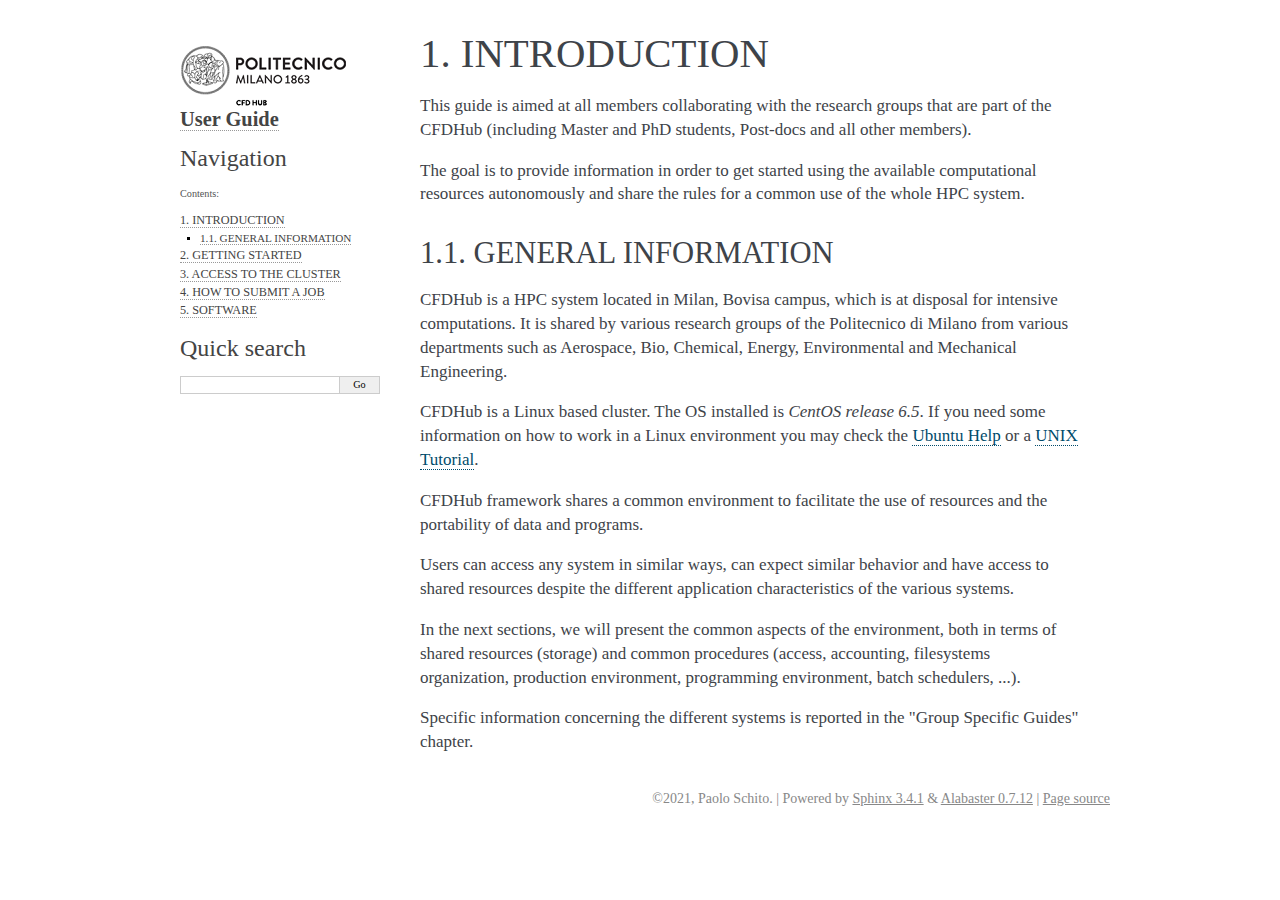
<file: docs/_build/html/Introduction.html>
<!DOCTYPE html>

<html lang="English">
  <head>
    <meta charset="utf-8" />
    <meta name="viewport" content="width=device-width, initial-scale=1.0" />
    <title>1. INTRODUCTION &#8212; User Guide 0 documentation</title>
    <link rel="stylesheet" href="_static/pygments.css" type="text/css" />
    <link rel="stylesheet" href="_static/alabaster.css" type="text/css" />
    <script id="documentation_options" data-url_root="./" src="_static/documentation_options.js"></script>
    <script src="_static/jquery.js"></script>
    <script src="_static/underscore.js"></script>
    <script src="_static/doctools.js"></script>
    <link rel="index" title="Index" href="genindex.html" />
    <link rel="search" title="Search" href="search.html" />
    <link rel="next" title="2. GETTING STARTED" href="GettingStarted.html" />
    <link rel="prev" title="CFDHub User Guide" href="index.html" />
   
  <link rel="stylesheet" href="_static/custom.css" type="text/css" />
  
  
  <meta name="viewport" content="width=device-width, initial-scale=0.9, maximum-scale=0.9" />

  </head><body>
  

    <div class="document">
      <div class="documentwrapper">
        <div class="bodywrapper">
          

          <div class="body" role="main">
            
  <div class="section" id="introduction">
<h1><span class="section-number">1. </span>INTRODUCTION<a class="headerlink" href="#introduction" title="Permalink to this headline">¶</a></h1>
<p>This guide is aimed at all members collaborating with the research groups that are part of the CFDHub (including Master and PhD students, Post-docs and all other members).</p>
<p>The goal is to provide information in order to get started using the available computational resources autonomously and share the rules for a common use of the whole HPC system.</p>
<div class="section" id="general-information">
<h2><span class="section-number">1.1. </span>GENERAL INFORMATION<a class="headerlink" href="#general-information" title="Permalink to this headline">¶</a></h2>
<p>CFDHub is a HPC system located in Milan, Bovisa campus, which is at disposal for intensive computations. It is shared by various research groups of the Politecnico di Milano from various departments such as Aerospace, Bio, Chemical, Energy, Environmental and Mechanical Engineering.</p>
<p>CFDHub is a Linux based cluster. The OS installed is <em>CentOS release 6.5</em>. If you need some information on how to work in a Linux environment you may check the <a class="reference external" href="https://help.ubuntu.com/community/UsingTheTerminal">Ubuntu Help</a> or a <a class="reference external" href="http://www.ee.surrey.ac.uk/Teaching/Unix/index.html">UNIX Tutorial</a>.</p>
<p>CFDHub framework shares a common environment to facilitate the use of resources and the portability of data and programs.</p>
<p>Users can access any system in similar ways, can expect similar behavior and have access to shared resources despite the different application characteristics of the various systems.</p>
<p>In the next sections, we will present the common aspects of the environment, both in terms of shared resources (storage) and common procedures (access, accounting, filesystems organization, production environment, programming environment, batch schedulers, ...).</p>
<p>Specific information concerning the different systems is reported in the &quot;Group Specific Guides&quot; chapter.</p>
</div>
</div>


          </div>
          
        </div>
      </div>
      <div class="sphinxsidebar" role="navigation" aria-label="main navigation">
        <div class="sphinxsidebarwrapper">
            <p class="logo"><a href="index.html">
              <img class="logo" src="_static/cfdHub_logo.png" alt="Logo"/>
            </a></p>
<h1 class="logo"><a href="index.html">User Guide</a></h1>








<h3>Navigation</h3>
<p class="caption"><span class="caption-text">Contents:</span></p>
<ul class="current">
<li class="toctree-l1 current"><a class="current reference internal" href="#">1. INTRODUCTION</a><ul>
<li class="toctree-l2"><a class="reference internal" href="#general-information">1.1. GENERAL INFORMATION</a></li>
</ul>
</li>
<li class="toctree-l1"><a class="reference internal" href="GettingStarted.html">2. GETTING STARTED</a></li>
<li class="toctree-l1"><a class="reference internal" href="AccessToTheCluster.html">3. ACCESS TO THE CLUSTER</a></li>
<li class="toctree-l1"><a class="reference internal" href="HowToSubmitAJob.html">4. HOW TO SUBMIT A JOB</a></li>
<li class="toctree-l1"><a class="reference internal" href="Software.html">5. SOFTWARE</a></li>
</ul>

<div class="relations">
<h3>Related Topics</h3>
<ul>
  <li><a href="index.html">Documentation overview</a><ul>
      <li>Previous: <a href="index.html" title="previous chapter">CFDHub User Guide</a></li>
      <li>Next: <a href="GettingStarted.html" title="next chapter"><span class="section-number">2. </span>GETTING STARTED</a></li>
  </ul></li>
</ul>
</div>
<div id="searchbox" style="display: none" role="search">
  <h3 id="searchlabel">Quick search</h3>
    <div class="searchformwrapper">
    <form class="search" action="search.html" method="get">
      <input type="text" name="q" aria-labelledby="searchlabel" />
      <input type="submit" value="Go" />
    </form>
    </div>
</div>
<script>$('#searchbox').show(0);</script>








        </div>
      </div>
      <div class="clearer"></div>
    </div>
    <div class="footer">
      &copy;2021, Paolo Schito.
      
      |
      Powered by <a href="http://sphinx-doc.org/">Sphinx 3.4.1</a>
      &amp; <a href="https://github.com/bitprophet/alabaster">Alabaster 0.7.12</a>
      
      |
      <a href="_sources/Introduction.rst.txt"
          rel="nofollow">Page source</a>
    </div>

    

    
  </body>
</html>
</file>
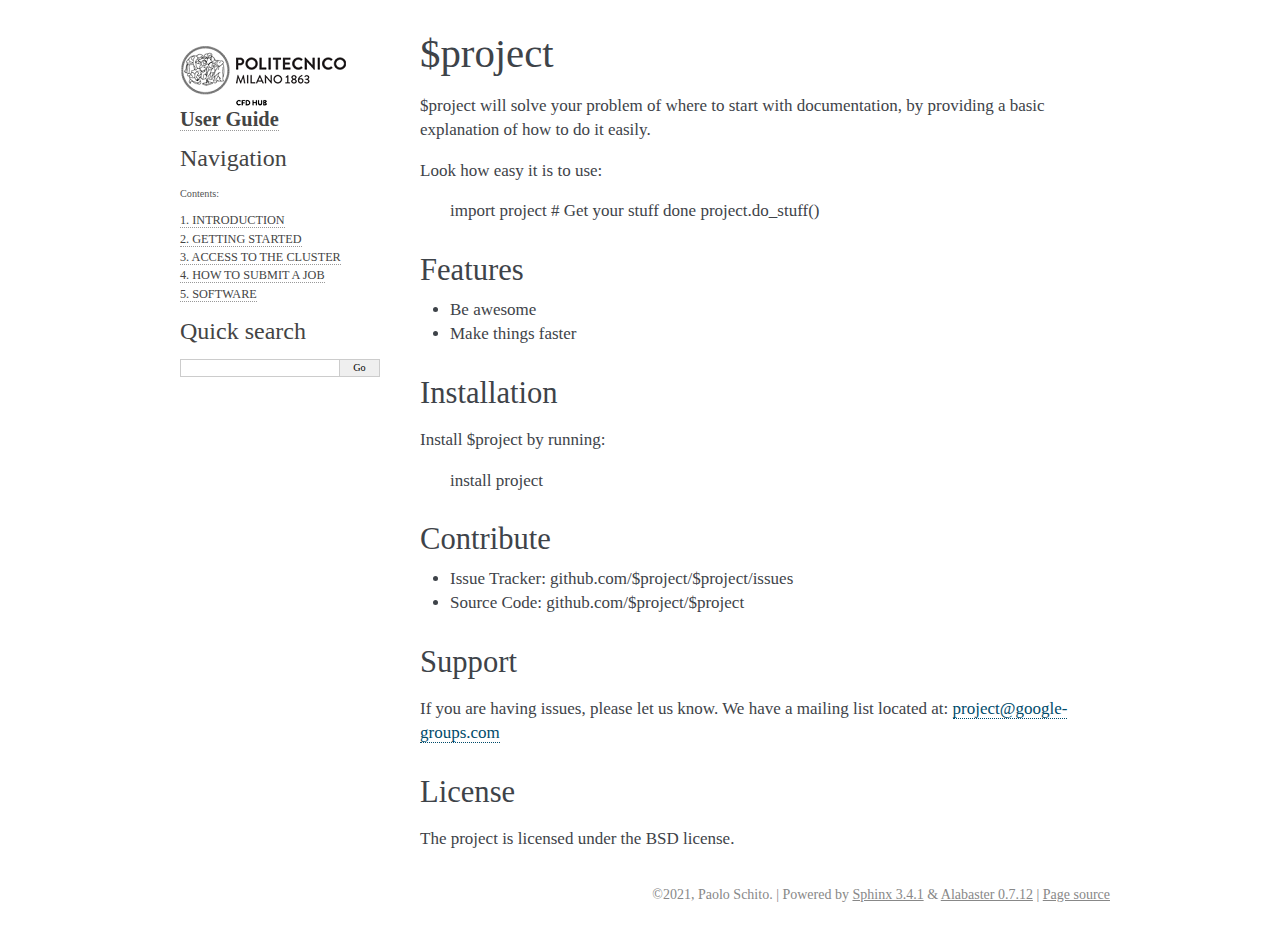
<file: docs/_build/html/README.html>
<!DOCTYPE html>

<html lang="English">
  <head>
    <meta charset="utf-8" />
    <meta name="viewport" content="width=device-width, initial-scale=1.0" />
    <title>$project &#8212; User Guide 0 documentation</title>
    <link rel="stylesheet" href="_static/pygments.css" type="text/css" />
    <link rel="stylesheet" href="_static/alabaster.css" type="text/css" />
    <script id="documentation_options" data-url_root="./" src="_static/documentation_options.js"></script>
    <script src="_static/jquery.js"></script>
    <script src="_static/underscore.js"></script>
    <script src="_static/doctools.js"></script>
    <link rel="index" title="Index" href="genindex.html" />
    <link rel="search" title="Search" href="search.html" />
   
  <link rel="stylesheet" href="_static/custom.css" type="text/css" />
  
  
  <meta name="viewport" content="width=device-width, initial-scale=0.9, maximum-scale=0.9" />

  </head><body>
  

    <div class="document">
      <div class="documentwrapper">
        <div class="bodywrapper">
          

          <div class="body" role="main">
            
  <div class="section" id="project">
<h1>$project<a class="headerlink" href="#project" title="Permalink to this headline">¶</a></h1>
<p>$project will solve your problem of where to start with documentation,
by providing a basic explanation of how to do it easily.</p>
<p>Look how easy it is to use:</p>
<blockquote>
<div><p>import project
# Get your stuff done
project.do_stuff()</p>
</div></blockquote>
<div class="section" id="features">
<h2>Features<a class="headerlink" href="#features" title="Permalink to this headline">¶</a></h2>
<ul class="simple">
<li><p>Be awesome</p></li>
<li><p>Make things faster</p></li>
</ul>
</div>
<div class="section" id="installation">
<h2>Installation<a class="headerlink" href="#installation" title="Permalink to this headline">¶</a></h2>
<p>Install $project by running:</p>
<blockquote>
<div><p>install project</p>
</div></blockquote>
</div>
<div class="section" id="contribute">
<h2>Contribute<a class="headerlink" href="#contribute" title="Permalink to this headline">¶</a></h2>
<ul class="simple">
<li><p>Issue Tracker: github.com/$project/$project/issues</p></li>
<li><p>Source Code: github.com/$project/$project</p></li>
</ul>
</div>
<div class="section" id="support">
<h2>Support<a class="headerlink" href="#support" title="Permalink to this headline">¶</a></h2>
<p>If you are having issues, please let us know.
We have a mailing list located at: <a class="reference external" href="mailto:project&#37;&#52;&#48;google-groups&#46;com">project<span>&#64;</span>google-groups<span>&#46;</span>com</a></p>
</div>
<div class="section" id="license">
<h2>License<a class="headerlink" href="#license" title="Permalink to this headline">¶</a></h2>
<p>The project is licensed under the BSD license.</p>
</div>
</div>


          </div>
          
        </div>
      </div>
      <div class="sphinxsidebar" role="navigation" aria-label="main navigation">
        <div class="sphinxsidebarwrapper">
            <p class="logo"><a href="index.html">
              <img class="logo" src="_static/cfdHub_logo.png" alt="Logo"/>
            </a></p>
<h1 class="logo"><a href="index.html">User Guide</a></h1>








<h3>Navigation</h3>
<p class="caption"><span class="caption-text">Contents:</span></p>
<ul>
<li class="toctree-l1"><a class="reference internal" href="Introduction.html">1. INTRODUCTION</a></li>
<li class="toctree-l1"><a class="reference internal" href="GettingStarted.html">2. GETTING STARTED</a></li>
<li class="toctree-l1"><a class="reference internal" href="AccessToTheCluster.html">3. ACCESS TO THE CLUSTER</a></li>
<li class="toctree-l1"><a class="reference internal" href="HowToSubmitAJob.html">4. HOW TO SUBMIT A JOB</a></li>
<li class="toctree-l1"><a class="reference internal" href="Software.html">5. SOFTWARE</a></li>
</ul>

<div class="relations">
<h3>Related Topics</h3>
<ul>
  <li><a href="index.html">Documentation overview</a><ul>
  </ul></li>
</ul>
</div>
<div id="searchbox" style="display: none" role="search">
  <h3 id="searchlabel">Quick search</h3>
    <div class="searchformwrapper">
    <form class="search" action="search.html" method="get">
      <input type="text" name="q" aria-labelledby="searchlabel" />
      <input type="submit" value="Go" />
    </form>
    </div>
</div>
<script>$('#searchbox').show(0);</script>








        </div>
      </div>
      <div class="clearer"></div>
    </div>
    <div class="footer">
      &copy;2021, Paolo Schito.
      
      |
      Powered by <a href="http://sphinx-doc.org/">Sphinx 3.4.1</a>
      &amp; <a href="https://github.com/bitprophet/alabaster">Alabaster 0.7.12</a>
      
      |
      <a href="_sources/README.rst.txt"
          rel="nofollow">Page source</a>
    </div>

    

    
  </body>
</html>
</file>
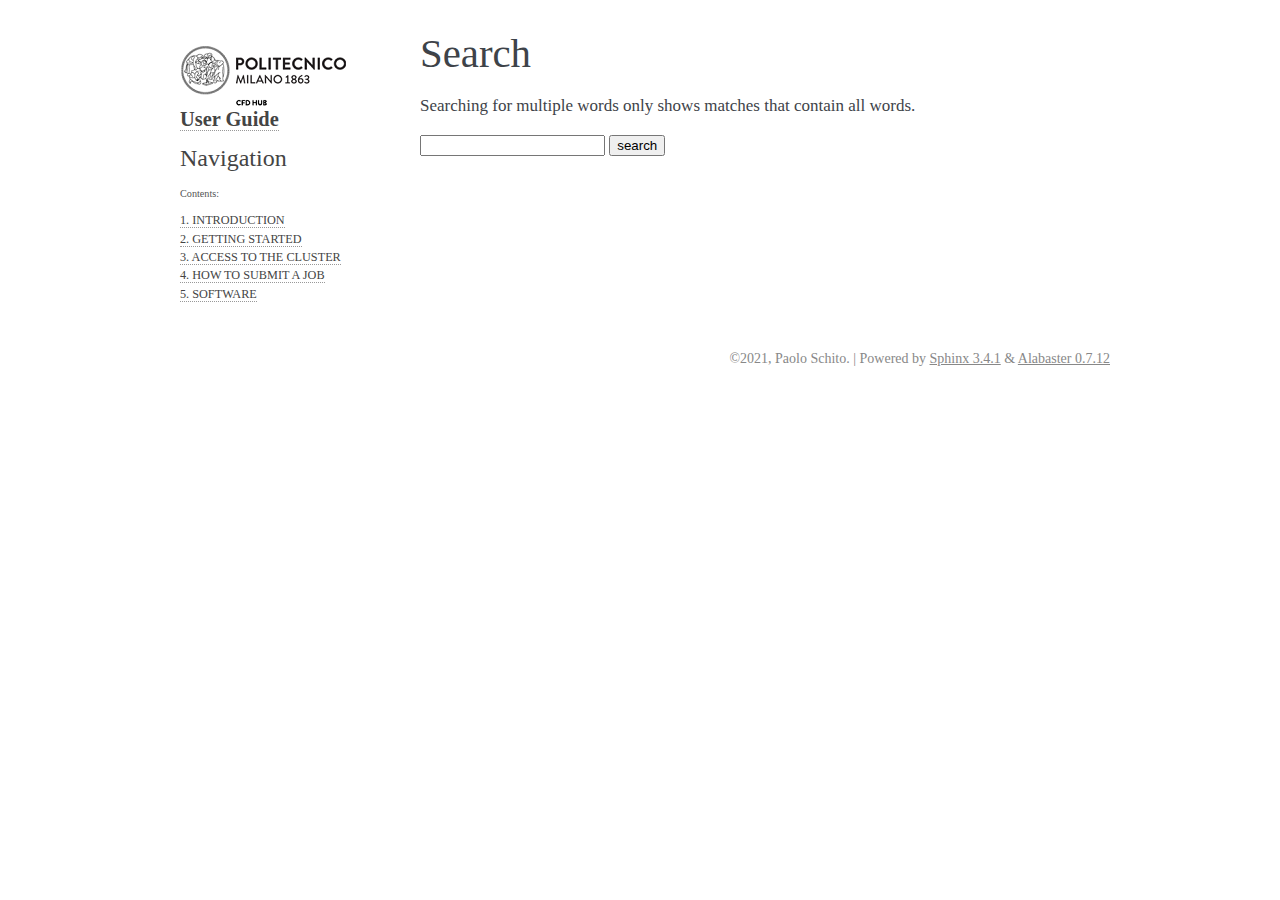
<file: docs/_build/html/search.html>
<!DOCTYPE html>

<html lang="English">
  <head>
    <meta charset="utf-8" />
    <meta name="viewport" content="width=device-width, initial-scale=1.0" />
    <title>Search &#8212; User Guide 0 documentation</title>
    <link rel="stylesheet" href="_static/pygments.css" type="text/css" />
    <link rel="stylesheet" href="_static/alabaster.css" type="text/css" />
    
    <script id="documentation_options" data-url_root="./" src="_static/documentation_options.js"></script>
    <script src="_static/jquery.js"></script>
    <script src="_static/underscore.js"></script>
    <script src="_static/doctools.js"></script>
    <script src="_static/searchtools.js"></script>
    <script src="_static/language_data.js"></script>
    <link rel="index" title="Index" href="genindex.html" />
    <link rel="search" title="Search" href="#" />
  <script src="searchindex.js" defer></script>
  
   
  <link rel="stylesheet" href="_static/custom.css" type="text/css" />
  
  
  <meta name="viewport" content="width=device-width, initial-scale=0.9, maximum-scale=0.9" />


  </head><body>
  

    <div class="document">
      <div class="documentwrapper">
        <div class="bodywrapper">
          

          <div class="body" role="main">
            
  <h1 id="search-documentation">Search</h1>
  <div id="fallback" class="admonition warning">
  <script>$('#fallback').hide();</script>
  <p>
    Please activate JavaScript to enable the search
    functionality.
  </p>
  </div>
  <p>
    Searching for multiple words only shows matches that contain
    all words.
  </p>
  <form action="" method="get">
    <input type="text" name="q" aria-labelledby="search-documentation" value="" />
    <input type="submit" value="search" />
    <span id="search-progress" style="padding-left: 10px"></span>
  </form>
  
  <div id="search-results">
  
  </div>

          </div>
          
        </div>
      </div>
      <div class="sphinxsidebar" role="navigation" aria-label="main navigation">
        <div class="sphinxsidebarwrapper">
            <p class="logo"><a href="index.html">
              <img class="logo" src="_static/cfdHub_logo.png" alt="Logo"/>
            </a></p>
<h1 class="logo"><a href="index.html">User Guide</a></h1>








<h3>Navigation</h3>
<p class="caption"><span class="caption-text">Contents:</span></p>
<ul>
<li class="toctree-l1"><a class="reference internal" href="Introduction.html">1. INTRODUCTION</a></li>
<li class="toctree-l1"><a class="reference internal" href="GettingStarted.html">2. GETTING STARTED</a></li>
<li class="toctree-l1"><a class="reference internal" href="AccessToTheCluster.html">3. ACCESS TO THE CLUSTER</a></li>
<li class="toctree-l1"><a class="reference internal" href="HowToSubmitAJob.html">4. HOW TO SUBMIT A JOB</a></li>
<li class="toctree-l1"><a class="reference internal" href="Software.html">5. SOFTWARE</a></li>
</ul>

<div class="relations">
<h3>Related Topics</h3>
<ul>
  <li><a href="index.html">Documentation overview</a><ul>
  </ul></li>
</ul>
</div>








        </div>
      </div>
      <div class="clearer"></div>
    </div>
    <div class="footer">
      &copy;2021, Paolo Schito.
      
      |
      Powered by <a href="http://sphinx-doc.org/">Sphinx 3.4.1</a>
      &amp; <a href="https://github.com/bitprophet/alabaster">Alabaster 0.7.12</a>
      
    </div>

    

    
  </body>
</html>
</file>
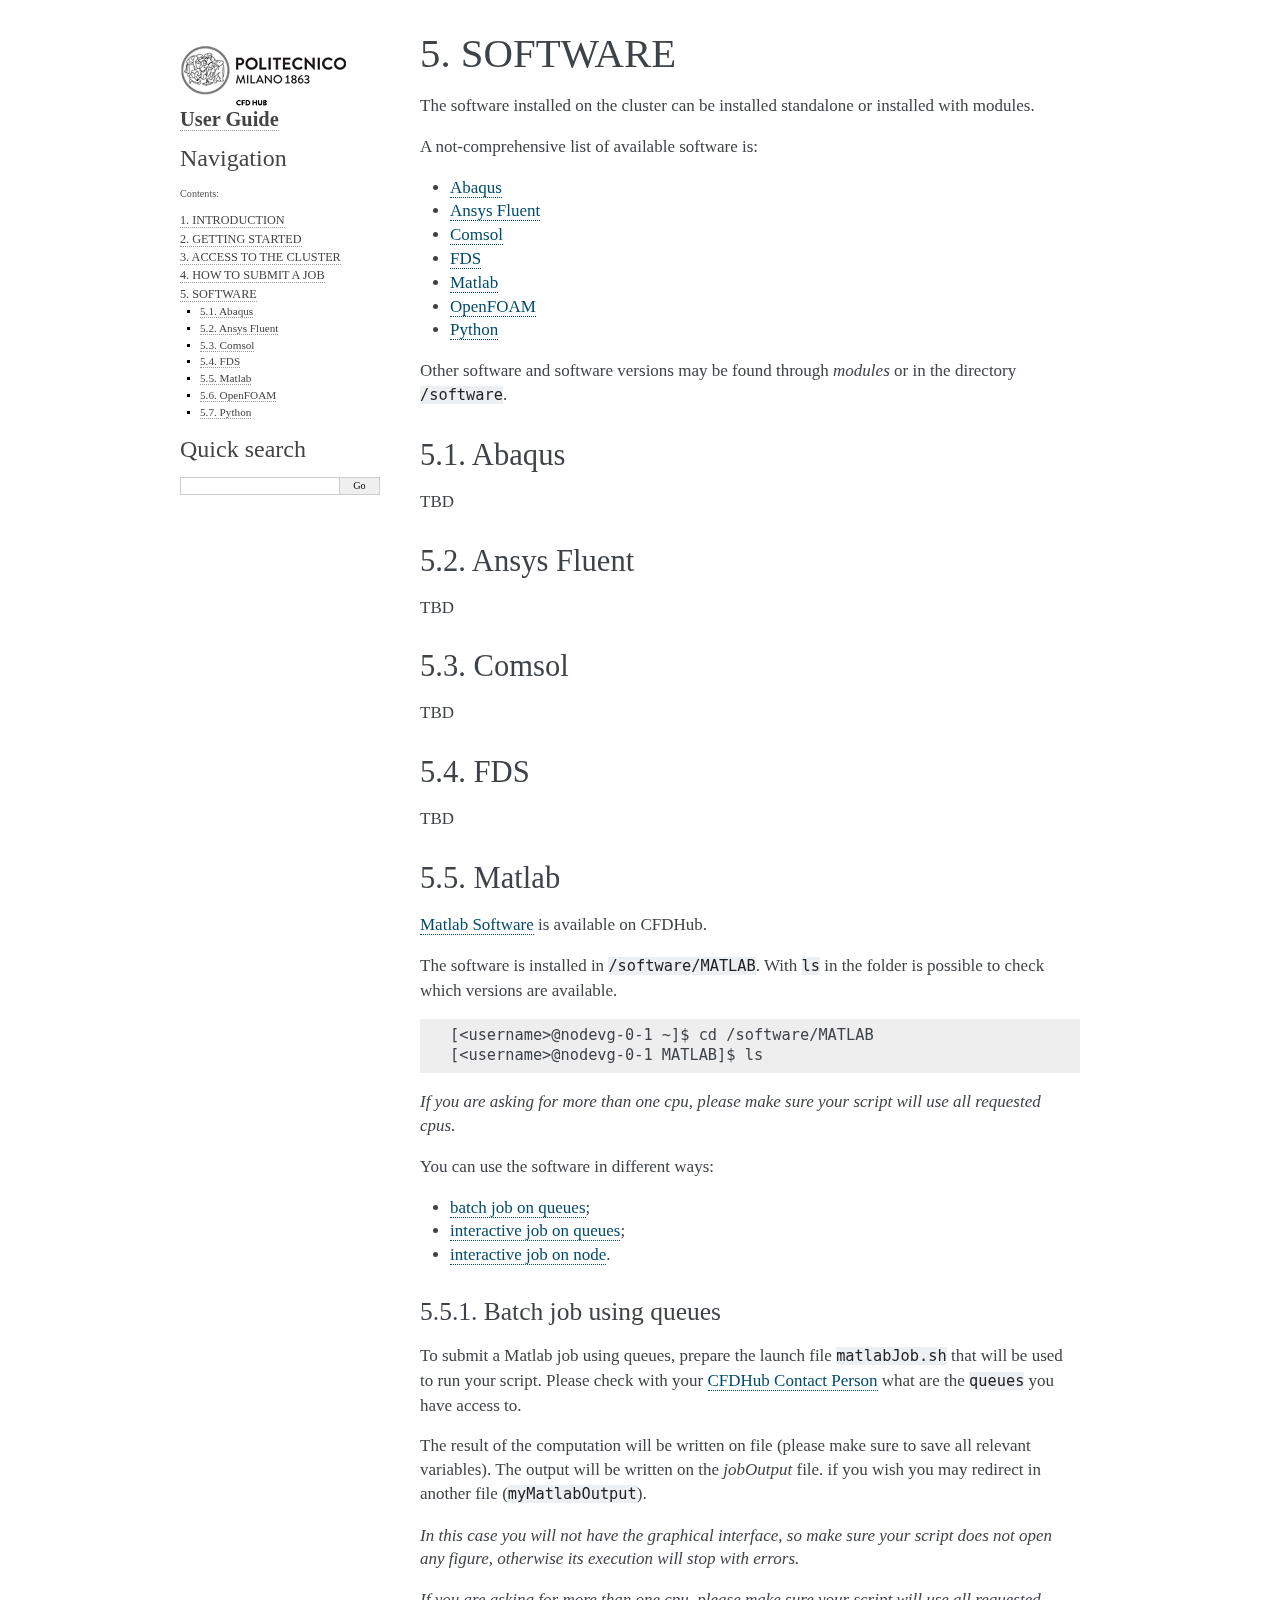
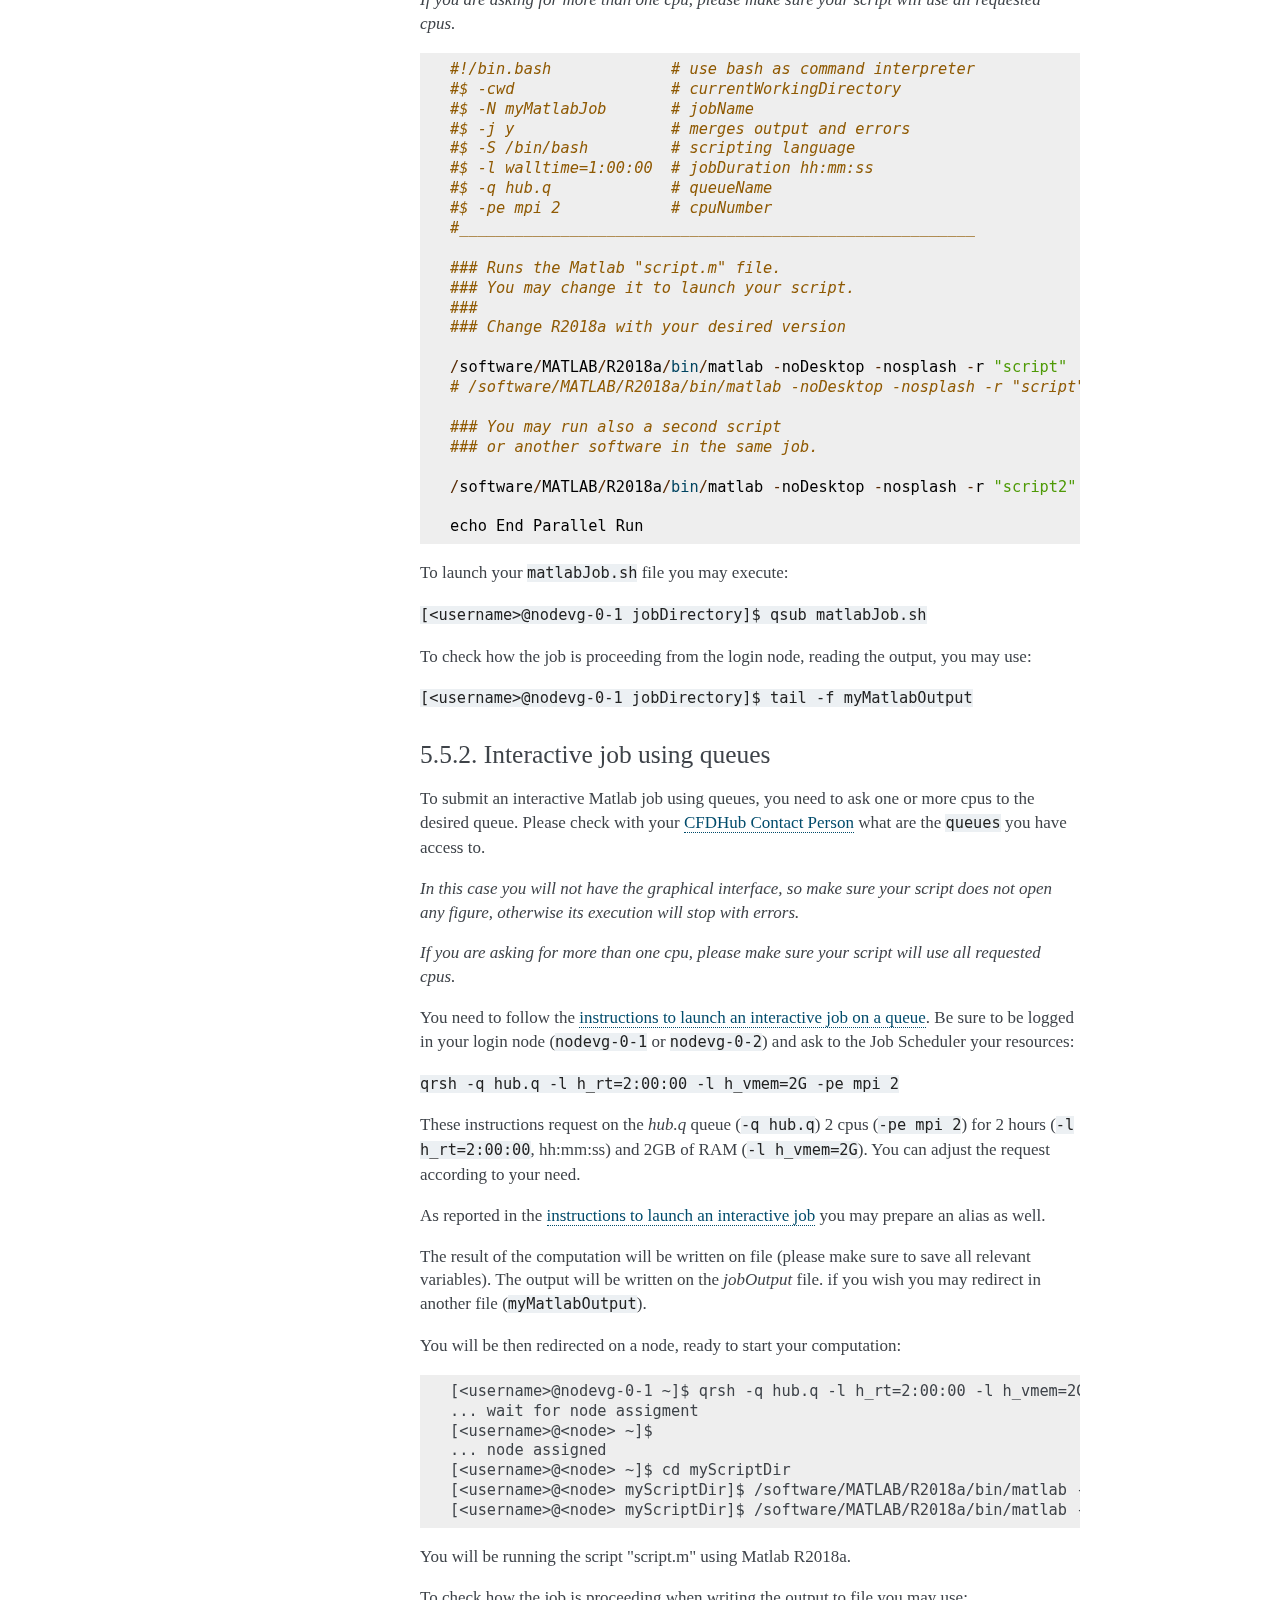
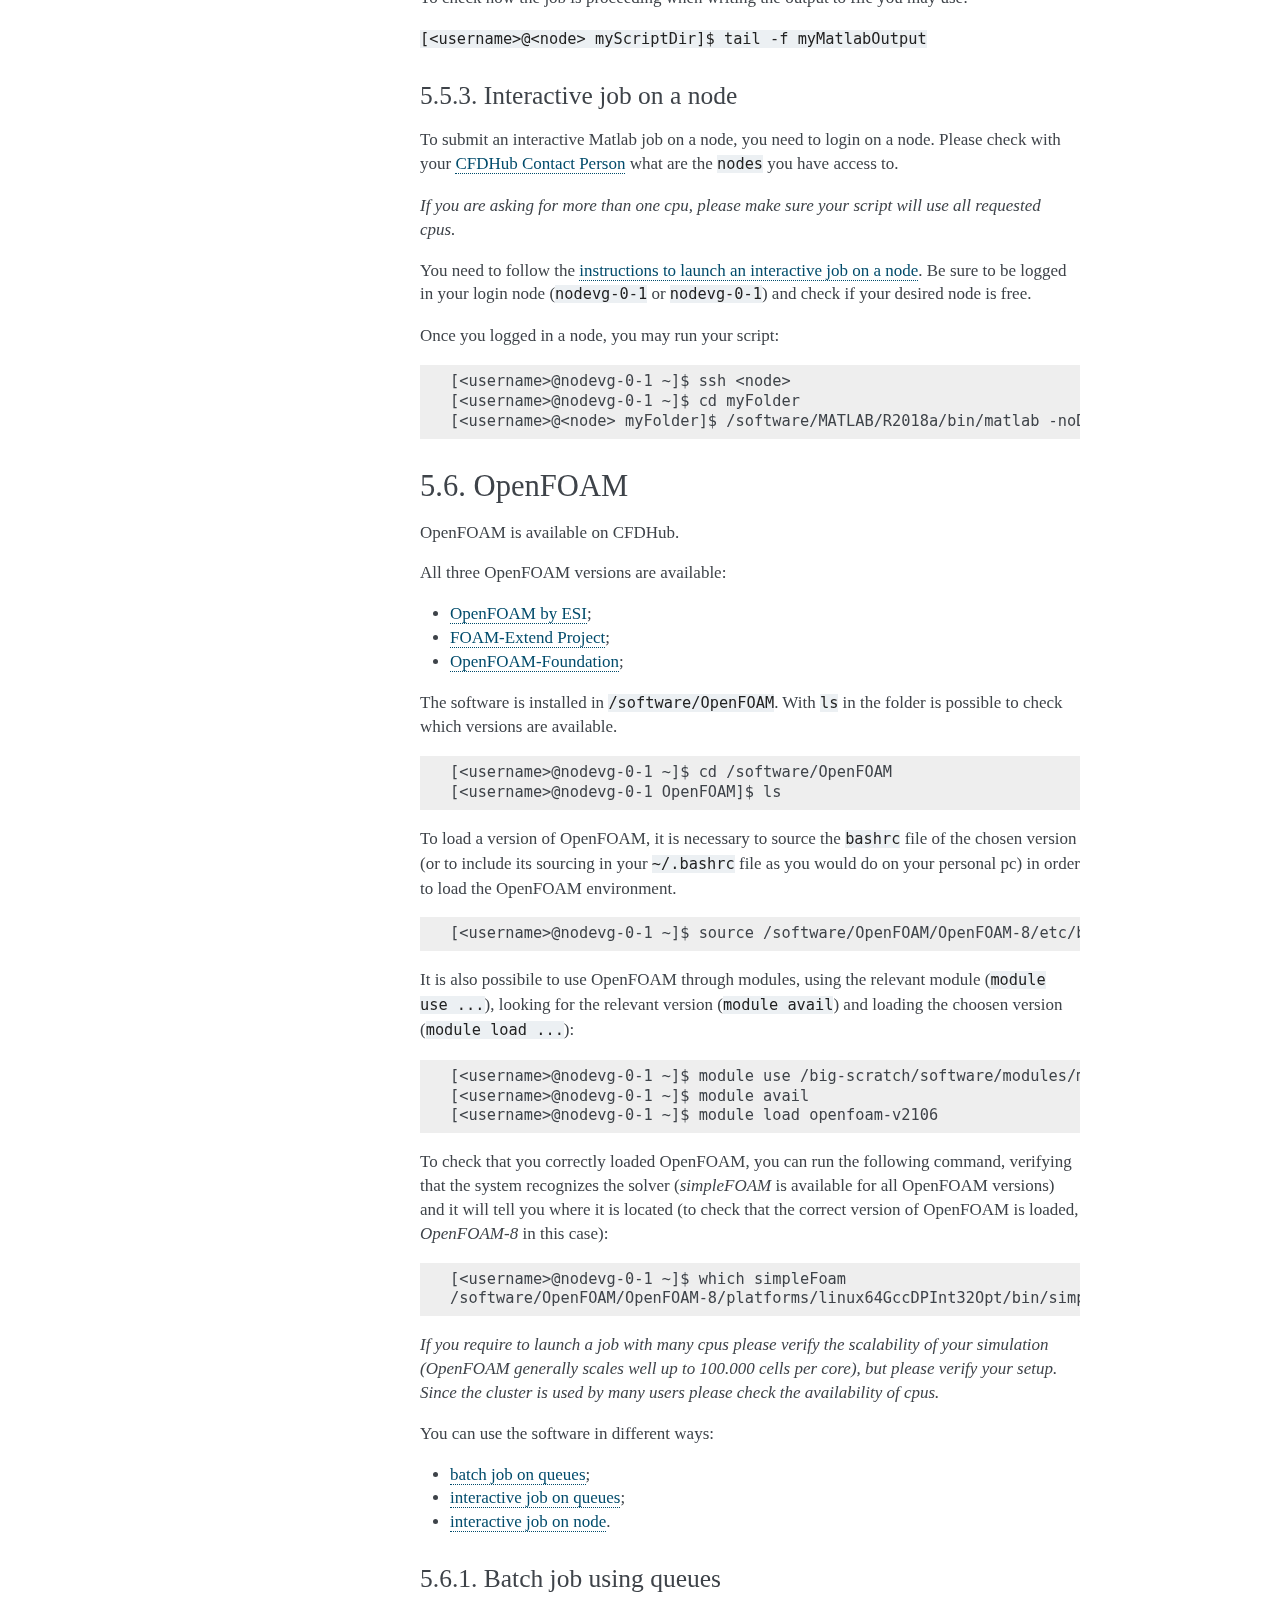
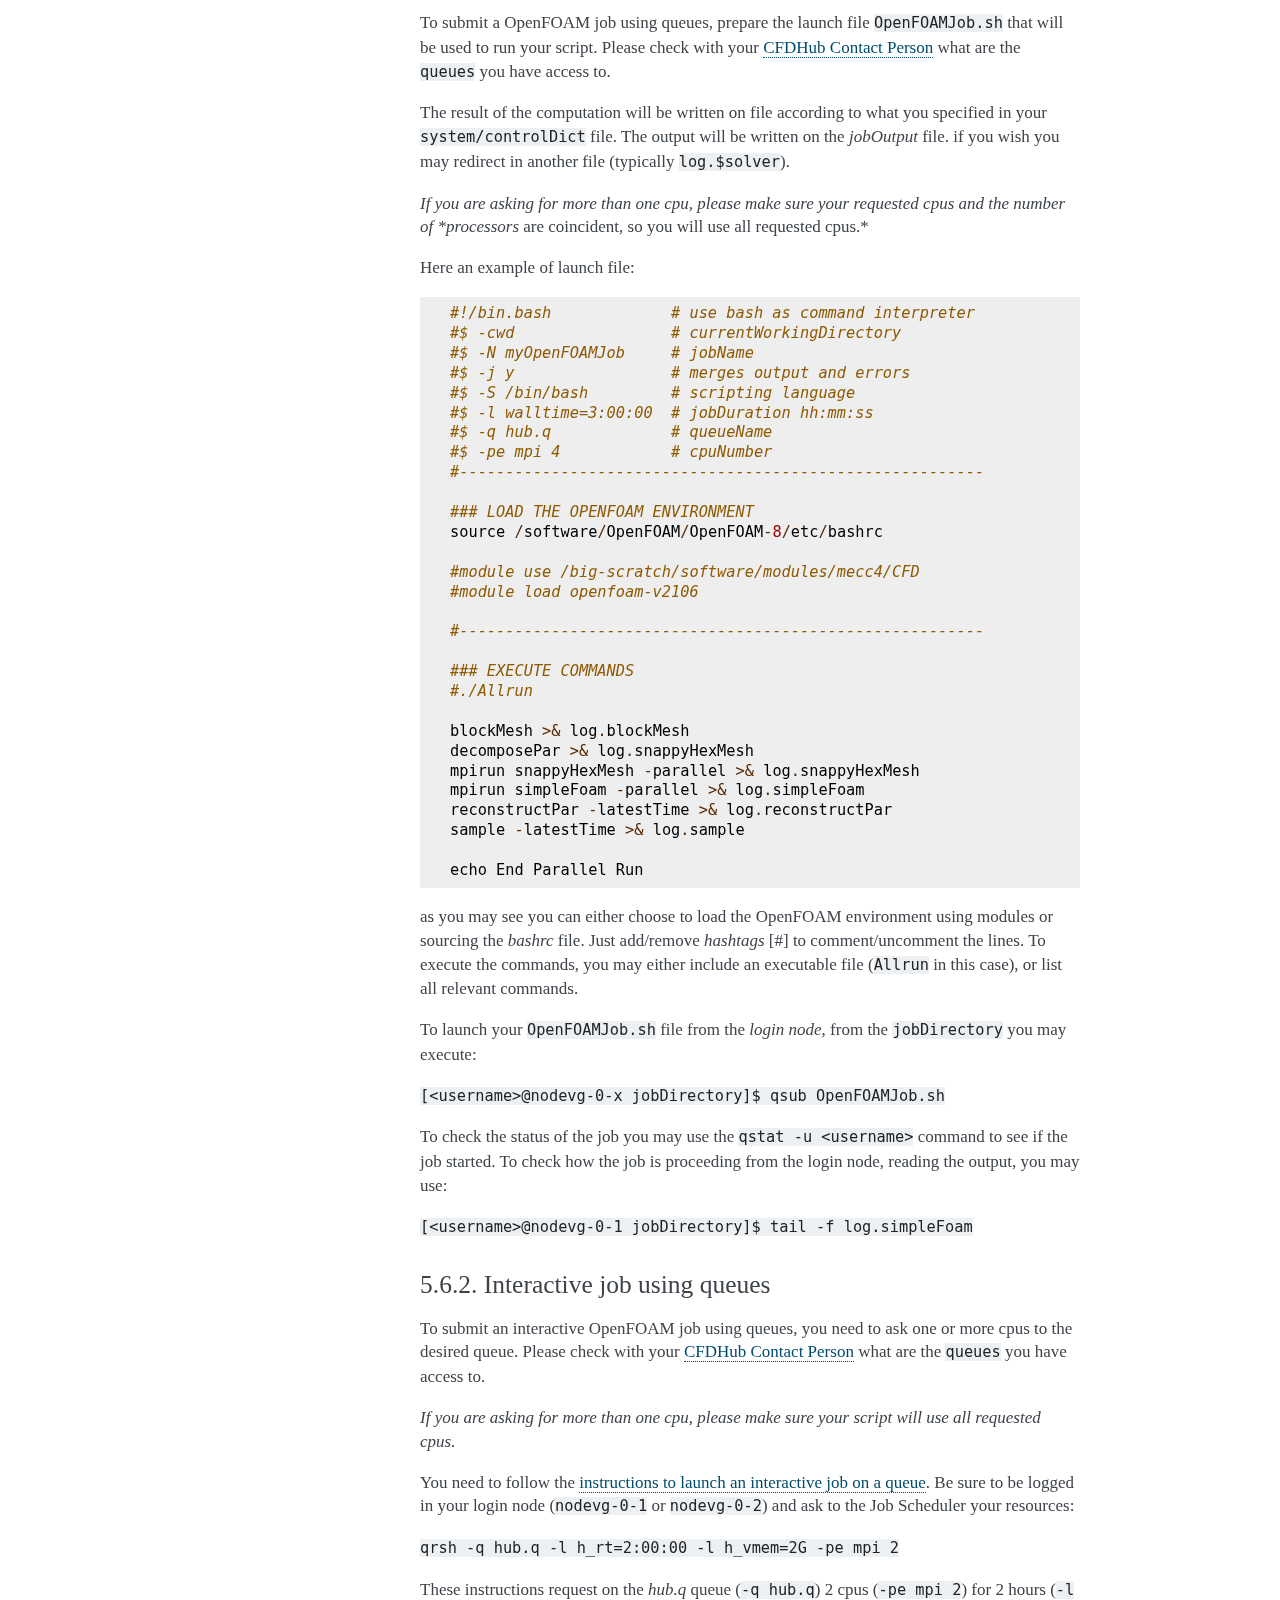
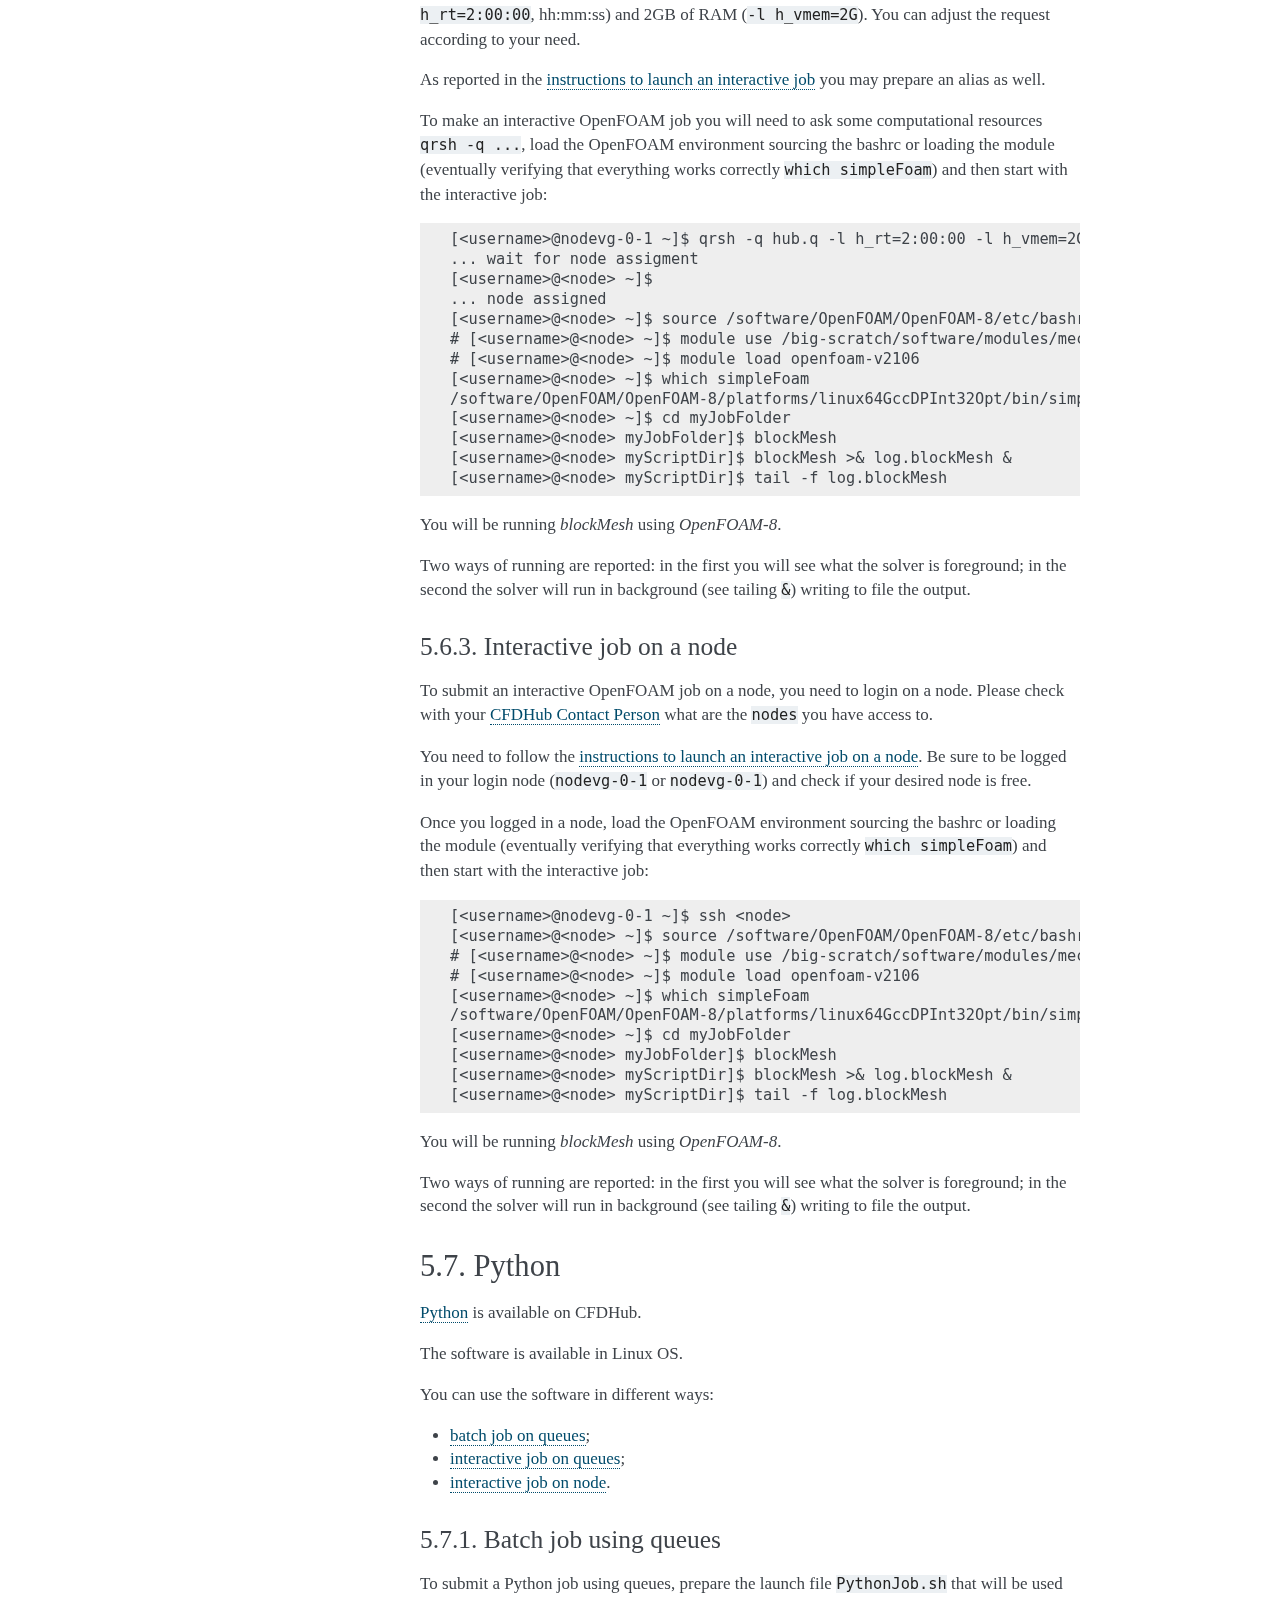
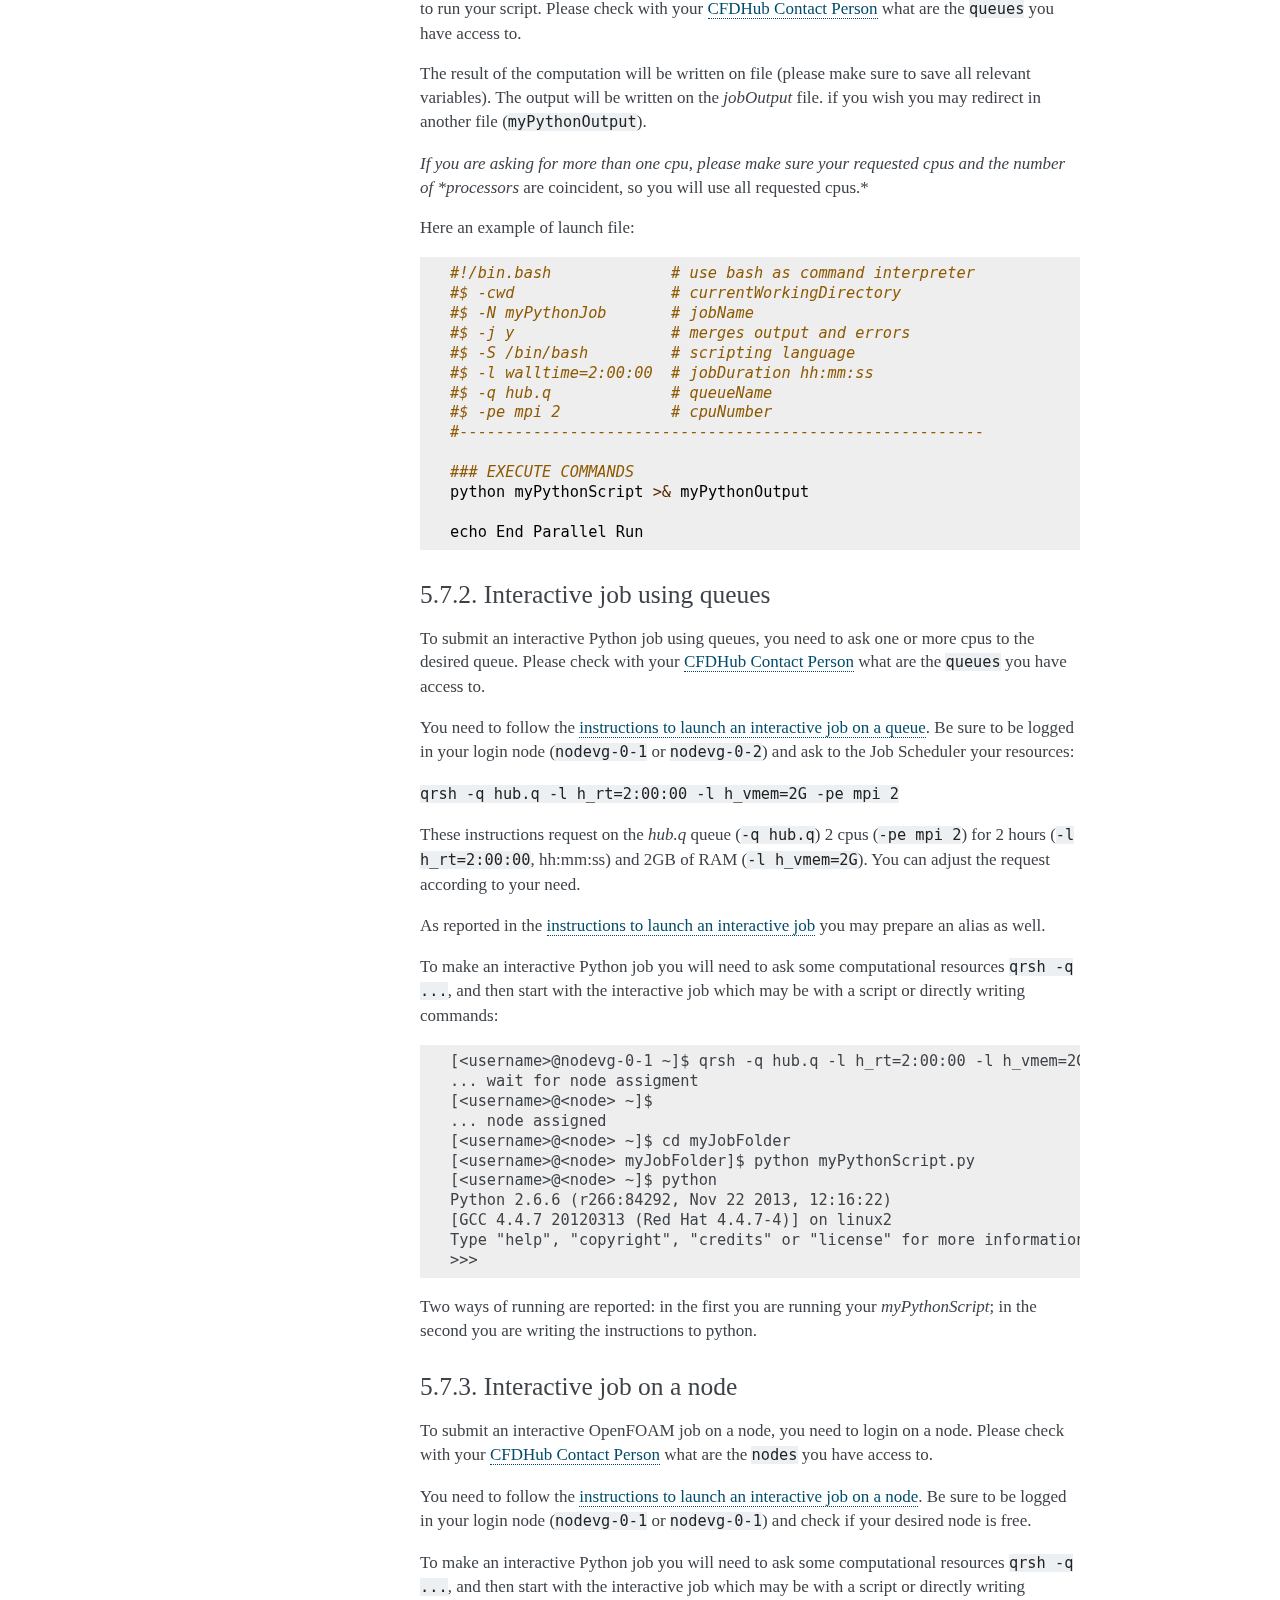
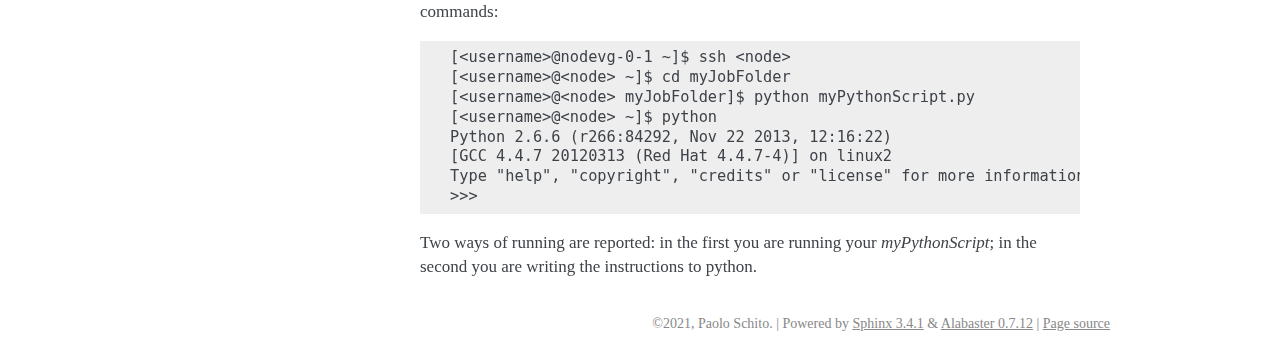
<file: docs/_build/html/Software.html>
<!DOCTYPE html>

<html lang="English">
  <head>
    <meta charset="utf-8" />
    <meta name="viewport" content="width=device-width, initial-scale=1.0" />
    <title>5. SOFTWARE &#8212; User Guide 0 documentation</title>
    <link rel="stylesheet" href="_static/pygments.css" type="text/css" />
    <link rel="stylesheet" href="_static/alabaster.css" type="text/css" />
    <script id="documentation_options" data-url_root="./" src="_static/documentation_options.js"></script>
    <script src="_static/jquery.js"></script>
    <script src="_static/underscore.js"></script>
    <script src="_static/doctools.js"></script>
    <link rel="index" title="Index" href="genindex.html" />
    <link rel="search" title="Search" href="search.html" />
    <link rel="prev" title="4. HOW TO SUBMIT A JOB" href="HowToSubmitAJob.html" />
   
  <link rel="stylesheet" href="_static/custom.css" type="text/css" />
  
  
  <meta name="viewport" content="width=device-width, initial-scale=0.9, maximum-scale=0.9" />

  </head><body>
  

    <div class="document">
      <div class="documentwrapper">
        <div class="bodywrapper">
          

          <div class="body" role="main">
            
  <div class="section" id="software">
<span id="id1"></span><h1><span class="section-number">5. </span>SOFTWARE<a class="headerlink" href="#software" title="Permalink to this headline">¶</a></h1>
<p>The software installed on the cluster can be installed standalone or installed with modules.</p>
<p>A not-comprehensive list of available software is:</p>
<ul class="simple">
<li><p><a class="reference internal" href="#abaqus"><span class="std std-ref">Abaqus</span></a></p></li>
<li><p><a class="reference internal" href="#ansysfluent"><span class="std std-ref">Ansys Fluent</span></a></p></li>
<li><p><a class="reference internal" href="#comsol"><span class="std std-ref">Comsol</span></a></p></li>
<li><p><a class="reference internal" href="#fds"><span class="std std-ref">FDS</span></a></p></li>
<li><p><a class="reference internal" href="#matlab"><span class="std std-ref">Matlab</span></a></p></li>
<li><p><a class="reference internal" href="#openfoam"><span class="std std-ref">OpenFOAM</span></a></p></li>
<li><p><a class="reference internal" href="#pythonsection"><span class="std std-ref">Python</span></a></p></li>
</ul>
<p>Other software and software versions may be found through <em>modules</em> or in the directory <code class="docutils literal notranslate"><span class="pre">/software</span></code>.</p>
<div class="section" id="abaqus">
<span id="id2"></span><h2><span class="section-number">5.1. </span>Abaqus<a class="headerlink" href="#abaqus" title="Permalink to this headline">¶</a></h2>
<p>TBD</p>
</div>
<div class="section" id="ansys-fluent">
<span id="ansysfluent"></span><h2><span class="section-number">5.2. </span>Ansys Fluent<a class="headerlink" href="#ansys-fluent" title="Permalink to this headline">¶</a></h2>
<p>TBD</p>
</div>
<div class="section" id="comsol">
<span id="id3"></span><h2><span class="section-number">5.3. </span>Comsol<a class="headerlink" href="#comsol" title="Permalink to this headline">¶</a></h2>
<p>TBD</p>
</div>
<div class="section" id="fds">
<span id="id4"></span><h2><span class="section-number">5.4. </span>FDS<a class="headerlink" href="#fds" title="Permalink to this headline">¶</a></h2>
<p>TBD</p>
</div>
<div class="section" id="matlab">
<span id="id5"></span><h2><span class="section-number">5.5. </span>Matlab<a class="headerlink" href="#matlab" title="Permalink to this headline">¶</a></h2>
<p><a class="reference external" href="https://it.mathworks.com">Matlab Software</a> is available on CFDHub.</p>
<p>The software is installed in <code class="docutils literal notranslate"><span class="pre">/software/MATLAB</span></code>. With <code class="docutils literal notranslate"><span class="pre">ls</span></code> in the folder is possible to check which versions are available.</p>
<div class="highlight-default notranslate"><div class="highlight"><pre><span></span>[&lt;username&gt;@nodevg-0-1 ~]$ cd /software/MATLAB
[&lt;username&gt;@nodevg-0-1 MATLAB]$ ls
</pre></div>
</div>
<p><em>If you are asking for more than one cpu, please make sure your script will use all requested cpus.</em></p>
<p>You can use the software in different ways:</p>
<ul class="simple">
<li><p><a class="reference internal" href="#matlabbatch"><span class="std std-ref">batch job on queues</span></a>;</p></li>
<li><p><a class="reference internal" href="#matlabinteractive"><span class="std std-ref">interactive job on queues</span></a>;</p></li>
<li><p><a class="reference internal" href="#matlabnode"><span class="std std-ref">interactive job on node</span></a>.</p></li>
</ul>
<div class="section" id="batch-job-using-queues">
<span id="matlabbatch"></span><h3><span class="section-number">5.5.1. </span>Batch job using queues<a class="headerlink" href="#batch-job-using-queues" title="Permalink to this headline">¶</a></h3>
<p>To submit a Matlab job using queues, prepare the launch file <code class="docutils literal notranslate"><span class="pre">matlabJob.sh</span></code> that will be used to run your script. Please check with your <a class="reference internal" href="GettingStarted.html#contactperson"><span class="std std-ref">CFDHub Contact Person</span></a> what are the <code class="docutils literal notranslate"><span class="pre">queues</span></code> you have access to.</p>
<p>The result of the computation will be written on file (please make sure to save all relevant variables). The output will be written on the <em>jobOutput</em> file. if you wish you may redirect in another file (<code class="docutils literal notranslate"><span class="pre">myMatlabOutput</span></code>).</p>
<p><em>In this case you will not have the graphical interface, so make sure your script does not open any figure, otherwise its execution will stop with errors.</em></p>
<p><em>If you are asking for more than one cpu, please make sure your script will use all requested cpus.</em></p>
<div class="highlight-default notranslate"><div class="highlight"><pre><span></span><span class="ch">#!/bin.bash             # use bash as command interpreter</span>
<span class="c1">#$ -cwd                 # currentWorkingDirectory</span>
<span class="c1">#$ -N myMatlabJob       # jobName</span>
<span class="c1">#$ -j y                 # merges output and errors</span>
<span class="c1">#$ -S /bin/bash         # scripting language</span>
<span class="c1">#$ -l walltime=1:00:00  # jobDuration hh:mm:ss</span>
<span class="c1">#$ -q hub.q             # queueName</span>
<span class="c1">#$ -pe mpi 2            # cpuNumber</span>
<span class="c1">#________________________________________________________</span>

<span class="c1">### Runs the Matlab &quot;script.m&quot; file.</span>
<span class="c1">### You may change it to launch your script.</span>
<span class="c1">###</span>
<span class="c1">### Change R2018a with your desired version</span>

<span class="o">/</span><span class="n">software</span><span class="o">/</span><span class="n">MATLAB</span><span class="o">/</span><span class="n">R2018a</span><span class="o">/</span><span class="nb">bin</span><span class="o">/</span><span class="n">matlab</span> <span class="o">-</span><span class="n">noDesktop</span> <span class="o">-</span><span class="n">nosplash</span> <span class="o">-</span><span class="n">r</span> <span class="s2">&quot;script&quot;</span>
<span class="c1"># /software/MATLAB/R2018a/bin/matlab -noDesktop -nosplash -r &quot;script&quot; &gt;&amp; myMatlabOutput</span>

<span class="c1">### You may run also a second script</span>
<span class="c1">### or another software in the same job.</span>

<span class="o">/</span><span class="n">software</span><span class="o">/</span><span class="n">MATLAB</span><span class="o">/</span><span class="n">R2018a</span><span class="o">/</span><span class="nb">bin</span><span class="o">/</span><span class="n">matlab</span> <span class="o">-</span><span class="n">noDesktop</span> <span class="o">-</span><span class="n">nosplash</span> <span class="o">-</span><span class="n">r</span> <span class="s2">&quot;script2&quot;</span>

<span class="n">echo</span> <span class="n">End</span> <span class="n">Parallel</span> <span class="n">Run</span>
</pre></div>
</div>
<p>To launch your <code class="docutils literal notranslate"><span class="pre">matlabJob.sh</span></code> file you may execute:</p>
<p><code class="docutils literal notranslate"><span class="pre">[&lt;username&gt;&#64;nodevg-0-1</span> <span class="pre">jobDirectory]$</span> <span class="pre">qsub</span> <span class="pre">matlabJob.sh</span></code></p>
<p>To check how the job is proceeding from the login node, reading the output, you may use:</p>
<p><code class="docutils literal notranslate"><span class="pre">[&lt;username&gt;&#64;nodevg-0-1</span> <span class="pre">jobDirectory]$</span> <span class="pre">tail</span> <span class="pre">-f</span> <span class="pre">myMatlabOutput</span></code></p>
</div>
<div class="section" id="interactive-job-using-queues">
<span id="matlabinteractive"></span><h3><span class="section-number">5.5.2. </span>Interactive job using queues<a class="headerlink" href="#interactive-job-using-queues" title="Permalink to this headline">¶</a></h3>
<p>To submit an interactive Matlab job using queues, you need to ask one or more cpus to the desired queue. Please check with your <a class="reference internal" href="GettingStarted.html#contactperson"><span class="std std-ref">CFDHub Contact Person</span></a> what are the <code class="docutils literal notranslate"><span class="pre">queues</span></code> you have access to.</p>
<p><em>In this case you will not have the graphical interface, so make sure your script does not open any figure, otherwise its execution will stop with errors.</em></p>
<p><em>If you are asking for more than one cpu, please make sure your script will use all requested cpus.</em></p>
<p>You need to follow the <a class="reference internal" href="HowToSubmitAJob.html#interactivequeue"><span class="std std-ref">instructions to launch an interactive job on a queue</span></a>. Be sure to be logged in your login node (<code class="docutils literal notranslate"><span class="pre">nodevg-0-1</span></code> or <code class="docutils literal notranslate"><span class="pre">nodevg-0-2</span></code>) and ask to the Job Scheduler your resources:</p>
<p><code class="docutils literal notranslate"><span class="pre">qrsh</span> <span class="pre">-q</span> <span class="pre">hub.q</span> <span class="pre">-l</span> <span class="pre">h_rt=2:00:00</span> <span class="pre">-l</span> <span class="pre">h_vmem=2G</span> <span class="pre">-pe</span> <span class="pre">mpi</span> <span class="pre">2</span></code></p>
<p>These instructions request on the <em>hub.q</em> queue (<code class="docutils literal notranslate"><span class="pre">-q</span> <span class="pre">hub.q</span></code>) 2 cpus (<code class="docutils literal notranslate"><span class="pre">-pe</span> <span class="pre">mpi</span> <span class="pre">2</span></code>) for 2 hours (<code class="docutils literal notranslate"><span class="pre">-l</span> <span class="pre">h_rt=2:00:00</span></code>, hh:mm:ss) and 2GB of RAM (<code class="docutils literal notranslate"><span class="pre">-l</span> <span class="pre">h_vmem=2G</span></code>).
You can adjust the request according to your need.</p>
<p>As reported in the <a class="reference internal" href="HowToSubmitAJob.html#interactivequeue"><span class="std std-ref">instructions to launch an interactive job</span></a> you may prepare an alias as well.</p>
<p>The result of the computation will be written on file (please make sure to save all relevant variables). The output will be written on the <em>jobOutput</em> file. if you wish you may redirect in another file (<code class="docutils literal notranslate"><span class="pre">myMatlabOutput</span></code>).</p>
<p>You will be then redirected on a node, ready to start your computation:</p>
<div class="highlight-default notranslate"><div class="highlight"><pre><span></span>[&lt;username&gt;@nodevg-0-1 ~]$ qrsh -q hub.q -l h_rt=2:00:00 -l h_vmem=2G -pe mpi 2
... wait for node assigment
[&lt;username&gt;@&lt;node&gt; ~]$
... node assigned
[&lt;username&gt;@&lt;node&gt; ~]$ cd myScriptDir
[&lt;username&gt;@&lt;node&gt; myScriptDir]$ /software/MATLAB/R2018a/bin/matlab -noDesktop -nosplash -r &quot;script&quot;
[&lt;username&gt;@&lt;node&gt; myScriptDir]$ /software/MATLAB/R2018a/bin/matlab -noDesktop -nosplash -r &quot;script&quot; &gt;&amp; myMatlabOutput &amp;
</pre></div>
</div>
<p>You will be running the script &quot;script.m&quot; using Matlab R2018a.</p>
<p>To check how the job is proceeding when writing the output to file you may use:</p>
<p><code class="docutils literal notranslate"><span class="pre">[&lt;username&gt;&#64;&lt;node&gt;</span> <span class="pre">myScriptDir]$</span> <span class="pre">tail</span> <span class="pre">-f</span> <span class="pre">myMatlabOutput</span></code></p>
</div>
<div class="section" id="interactive-job-on-a-node">
<span id="matlabnode"></span><h3><span class="section-number">5.5.3. </span>Interactive job on a node<a class="headerlink" href="#interactive-job-on-a-node" title="Permalink to this headline">¶</a></h3>
<p>To submit an interactive Matlab job on a node, you need to login on a node. Please check with your <a class="reference internal" href="GettingStarted.html#contactperson"><span class="std std-ref">CFDHub Contact Person</span></a> what are the <code class="docutils literal notranslate"><span class="pre">nodes</span></code> you have access to.</p>
<p><em>If you are asking for more than one cpu, please make sure your script will use all requested cpus.</em></p>
<p>You need to follow the <a class="reference internal" href="HowToSubmitAJob.html#interactivenode"><span class="std std-ref">instructions to launch an interactive job on a node</span></a>. Be sure to be logged in your login node (<code class="docutils literal notranslate"><span class="pre">nodevg-0-1</span></code> or <code class="docutils literal notranslate"><span class="pre">nodevg-0-1</span></code>) and check if your desired node is free.</p>
<p>Once you logged in a node, you may run your script:</p>
<div class="highlight-default notranslate"><div class="highlight"><pre><span></span>[&lt;username&gt;@nodevg-0-1 ~]$ ssh &lt;node&gt;
[&lt;username&gt;@nodevg-0-1 ~]$ cd myFolder
[&lt;username&gt;@&lt;node&gt; myFolder]$ /software/MATLAB/R2018a/bin/matlab -noDesktop -nosplash -r &quot;script&quot;``
</pre></div>
</div>
</div>
</div>
<div class="section" id="openfoam">
<span id="id6"></span><h2><span class="section-number">5.6. </span>OpenFOAM<a class="headerlink" href="#openfoam" title="Permalink to this headline">¶</a></h2>
<p>OpenFOAM is available on CFDHub.</p>
<p>All three OpenFOAM versions are available:</p>
<ul class="simple">
<li><p><a class="reference external" href="https://www.openfoam.com">OpenFOAM by ESI</a>;</p></li>
<li><p><a class="reference external" href="https://foam-extend.sourceforge.io">FOAM-Extend Project</a>;</p></li>
<li><p><a class="reference external" href="https://openfoam.org">OpenFOAM-Foundation</a>;</p></li>
</ul>
<p>The software is installed in <code class="docutils literal notranslate"><span class="pre">/software/OpenFOAM</span></code>. With <code class="docutils literal notranslate"><span class="pre">ls</span></code> in the folder is possible to check which versions are available.</p>
<div class="highlight-default notranslate"><div class="highlight"><pre><span></span>[&lt;username&gt;@nodevg-0-1 ~]$ cd /software/OpenFOAM
[&lt;username&gt;@nodevg-0-1 OpenFOAM]$ ls
</pre></div>
</div>
<p>To load a version of OpenFOAM, it is necessary to source the <code class="docutils literal notranslate"><span class="pre">bashrc</span></code> file of the chosen version (or to include its sourcing in your <code class="docutils literal notranslate"><span class="pre">~/.bashrc</span></code> file as you would do on your personal pc) in order to load the OpenFOAM environment.</p>
<div class="highlight-default notranslate"><div class="highlight"><pre><span></span>[&lt;username&gt;@nodevg-0-1 ~]$ source /software/OpenFOAM/OpenFOAM-8/etc/bashrc
</pre></div>
</div>
<p>It is also possibile to use OpenFOAM through modules, using the relevant module (<code class="docutils literal notranslate"><span class="pre">module</span> <span class="pre">use</span> <span class="pre">...</span></code>), looking for the relevant version (<code class="docutils literal notranslate"><span class="pre">module</span> <span class="pre">avail</span></code>) and loading the choosen version (<code class="docutils literal notranslate"><span class="pre">module</span> <span class="pre">load</span> <span class="pre">...</span></code>):</p>
<div class="highlight-default notranslate"><div class="highlight"><pre><span></span>[&lt;username&gt;@nodevg-0-1 ~]$ module use /big-scratch/software/modules/mecc4/CFD
[&lt;username&gt;@nodevg-0-1 ~]$ module avail
[&lt;username&gt;@nodevg-0-1 ~]$ module load openfoam-v2106
</pre></div>
</div>
<p>To check that you correctly loaded OpenFOAM, you can run the following command, verifying that the system recognizes the solver (<em>simpleFOAM</em> is available for all OpenFOAM versions) and it will tell you where it is located (to check that the correct version of OpenFOAM is loaded, <em>OpenFOAM-8</em> in this case):</p>
<div class="highlight-default notranslate"><div class="highlight"><pre><span></span>[&lt;username&gt;@nodevg-0-1 ~]$ which simpleFoam
/software/OpenFOAM/OpenFOAM-8/platforms/linux64GccDPInt32Opt/bin/simpleFoam
</pre></div>
</div>
<p><em>If you require to launch a job with many cpus please verify the scalability of your simulation (OpenFOAM generally scales well up to 100.000 cells per core), but please verify your setup. Since the cluster is used by many users please check the availability of cpus.</em></p>
<p>You can use the software in different ways:</p>
<ul class="simple">
<li><p><a class="reference internal" href="#openfoambatch"><span class="std std-ref">batch job on queues</span></a>;</p></li>
<li><p><a class="reference internal" href="#openfoaminteractive"><span class="std std-ref">interactive job on queues</span></a>;</p></li>
<li><p><a class="reference internal" href="#openfoamnode"><span class="std std-ref">interactive job on node</span></a>.</p></li>
</ul>
<div class="section" id="openfoambatch">
<span id="id7"></span><h3><span class="section-number">5.6.1. </span>Batch job using queues<a class="headerlink" href="#openfoambatch" title="Permalink to this headline">¶</a></h3>
<p>To submit a OpenFOAM job using queues, prepare the launch file <code class="docutils literal notranslate"><span class="pre">OpenFOAMJob.sh</span></code> that will be used to run your script. Please check with your <a class="reference internal" href="GettingStarted.html#contactperson"><span class="std std-ref">CFDHub Contact Person</span></a> what are the <code class="docutils literal notranslate"><span class="pre">queues</span></code> you have access to.</p>
<p>The result of the computation will be written on file according to what you specified in your <code class="docutils literal notranslate"><span class="pre">system/controlDict</span></code> file. The output will be written on the <em>jobOutput</em> file. if you wish you may redirect in another file (typically <code class="docutils literal notranslate"><span class="pre">log.$solver</span></code>).</p>
<p><em>If you are asking for more than one cpu, please make sure your requested cpus and the number of *processors</em> are coincident, so you will use all requested cpus.*</p>
<p>Here an example of launch file:</p>
<div class="highlight-default notranslate"><div class="highlight"><pre><span></span><span class="ch">#!/bin.bash             # use bash as command interpreter</span>
<span class="c1">#$ -cwd                 # currentWorkingDirectory</span>
<span class="c1">#$ -N myOpenFOAMJob     # jobName</span>
<span class="c1">#$ -j y                 # merges output and errors</span>
<span class="c1">#$ -S /bin/bash         # scripting language</span>
<span class="c1">#$ -l walltime=3:00:00  # jobDuration hh:mm:ss</span>
<span class="c1">#$ -q hub.q             # queueName</span>
<span class="c1">#$ -pe mpi 4            # cpuNumber</span>
<span class="c1">#---------------------------------------------------------</span>

<span class="c1">### LOAD THE OPENFOAM ENVIRONMENT</span>
<span class="n">source</span> <span class="o">/</span><span class="n">software</span><span class="o">/</span><span class="n">OpenFOAM</span><span class="o">/</span><span class="n">OpenFOAM</span><span class="o">-</span><span class="mi">8</span><span class="o">/</span><span class="n">etc</span><span class="o">/</span><span class="n">bashrc</span>

<span class="c1">#module use /big-scratch/software/modules/mecc4/CFD</span>
<span class="c1">#module load openfoam-v2106</span>

<span class="c1">#---------------------------------------------------------</span>

<span class="c1">### EXECUTE COMMANDS</span>
<span class="c1">#./Allrun</span>

<span class="n">blockMesh</span> <span class="o">&gt;&amp;</span> <span class="n">log</span><span class="o">.</span><span class="n">blockMesh</span>
<span class="n">decomposePar</span> <span class="o">&gt;&amp;</span> <span class="n">log</span><span class="o">.</span><span class="n">snappyHexMesh</span>
<span class="n">mpirun</span> <span class="n">snappyHexMesh</span> <span class="o">-</span><span class="n">parallel</span> <span class="o">&gt;&amp;</span> <span class="n">log</span><span class="o">.</span><span class="n">snappyHexMesh</span>
<span class="n">mpirun</span> <span class="n">simpleFoam</span> <span class="o">-</span><span class="n">parallel</span> <span class="o">&gt;&amp;</span> <span class="n">log</span><span class="o">.</span><span class="n">simpleFoam</span>
<span class="n">reconstructPar</span> <span class="o">-</span><span class="n">latestTime</span> <span class="o">&gt;&amp;</span> <span class="n">log</span><span class="o">.</span><span class="n">reconstructPar</span>
<span class="n">sample</span> <span class="o">-</span><span class="n">latestTime</span> <span class="o">&gt;&amp;</span> <span class="n">log</span><span class="o">.</span><span class="n">sample</span>

<span class="n">echo</span> <span class="n">End</span> <span class="n">Parallel</span> <span class="n">Run</span>
</pre></div>
</div>
<p>as you may see you can either choose to load the OpenFOAM environment using modules or sourcing the <em>bashrc</em> file. Just add/remove <em>hashtags</em> [#] to comment/uncomment the lines. To execute the commands, you may either include an executable file (<code class="docutils literal notranslate"><span class="pre">Allrun</span></code> in this case), or list all relevant commands.</p>
<p>To launch your <code class="docutils literal notranslate"><span class="pre">OpenFOAMJob.sh</span></code> file from the <em>login node</em>, from the <code class="docutils literal notranslate"><span class="pre">jobDirectory</span></code> you may execute:</p>
<p><code class="docutils literal notranslate"><span class="pre">[&lt;username&gt;&#64;nodevg-0-x</span> <span class="pre">jobDirectory]$</span> <span class="pre">qsub</span> <span class="pre">OpenFOAMJob.sh</span></code></p>
<p>To check the status of the job you may use the <code class="docutils literal notranslate"><span class="pre">qstat</span> <span class="pre">-u</span> <span class="pre">&lt;username&gt;</span></code> command to see if the job started. To check how the job is proceeding from the login node, reading the output, you may use:</p>
<p><code class="docutils literal notranslate"><span class="pre">[&lt;username&gt;&#64;nodevg-0-1</span> <span class="pre">jobDirectory]$</span> <span class="pre">tail</span> <span class="pre">-f</span> <span class="pre">log.simpleFoam</span></code></p>
</div>
<div class="section" id="openfoaminteractive">
<span id="id8"></span><h3><span class="section-number">5.6.2. </span>Interactive job using queues<a class="headerlink" href="#openfoaminteractive" title="Permalink to this headline">¶</a></h3>
<p>To submit an interactive OpenFOAM job using queues, you need to ask one or more cpus to the desired queue. Please check with your <a class="reference internal" href="GettingStarted.html#contactperson"><span class="std std-ref">CFDHub Contact Person</span></a> what are the <code class="docutils literal notranslate"><span class="pre">queues</span></code> you have access to.</p>
<p><em>If you are asking for more than one cpu, please make sure your script will use all requested cpus.</em></p>
<p>You need to follow the <a class="reference internal" href="HowToSubmitAJob.html#interactivequeue"><span class="std std-ref">instructions to launch an interactive job on a queue</span></a>. Be sure to be logged in your login node (<code class="docutils literal notranslate"><span class="pre">nodevg-0-1</span></code> or <code class="docutils literal notranslate"><span class="pre">nodevg-0-2</span></code>) and ask to the Job Scheduler your resources:</p>
<p><code class="docutils literal notranslate"><span class="pre">qrsh</span> <span class="pre">-q</span> <span class="pre">hub.q</span> <span class="pre">-l</span> <span class="pre">h_rt=2:00:00</span> <span class="pre">-l</span> <span class="pre">h_vmem=2G</span> <span class="pre">-pe</span> <span class="pre">mpi</span> <span class="pre">2</span></code></p>
<p>These instructions request on the <em>hub.q</em> queue (<code class="docutils literal notranslate"><span class="pre">-q</span> <span class="pre">hub.q</span></code>) 2 cpus (<code class="docutils literal notranslate"><span class="pre">-pe</span> <span class="pre">mpi</span> <span class="pre">2</span></code>) for 2 hours (<code class="docutils literal notranslate"><span class="pre">-l</span> <span class="pre">h_rt=2:00:00</span></code>, hh:mm:ss) and 2GB of RAM (<code class="docutils literal notranslate"><span class="pre">-l</span> <span class="pre">h_vmem=2G</span></code>).
You can adjust the request according to your need.</p>
<p>As reported in the <a class="reference internal" href="HowToSubmitAJob.html#interactivequeue"><span class="std std-ref">instructions to launch an interactive job</span></a> you may prepare an alias as well.</p>
<p>To make an interactive OpenFOAM job you will need to ask some computational resources <code class="docutils literal notranslate"><span class="pre">qrsh</span> <span class="pre">-q</span> <span class="pre">...</span></code>, load the OpenFOAM environment sourcing the bashrc or loading the module (eventually verifying that everything works correctly <code class="docutils literal notranslate"><span class="pre">which</span> <span class="pre">simpleFoam</span></code>) and then start with the interactive job:</p>
<div class="highlight-default notranslate"><div class="highlight"><pre><span></span>[&lt;username&gt;@nodevg-0-1 ~]$ qrsh -q hub.q -l h_rt=2:00:00 -l h_vmem=2G -pe mpi 2
... wait for node assigment
[&lt;username&gt;@&lt;node&gt; ~]$
... node assigned
[&lt;username&gt;@&lt;node&gt; ~]$ source /software/OpenFOAM/OpenFOAM-8/etc/bashrc
# [&lt;username&gt;@&lt;node&gt; ~]$ module use /big-scratch/software/modules/mecc4/CFD
# [&lt;username&gt;@&lt;node&gt; ~]$ module load openfoam-v2106
[&lt;username&gt;@&lt;node&gt; ~]$ which simpleFoam
/software/OpenFOAM/OpenFOAM-8/platforms/linux64GccDPInt32Opt/bin/simpleFoam
[&lt;username&gt;@&lt;node&gt; ~]$ cd myJobFolder
[&lt;username&gt;@&lt;node&gt; myJobFolder]$ blockMesh
[&lt;username&gt;@&lt;node&gt; myScriptDir]$ blockMesh &gt;&amp; log.blockMesh &amp;
[&lt;username&gt;@&lt;node&gt; myScriptDir]$ tail -f log.blockMesh
</pre></div>
</div>
<p>You will be running <em>blockMesh</em> using <em>OpenFOAM-8</em>.</p>
<p>Two ways of running are reported: in the first you will see what the solver is foreground; in the second the solver will run in background (see tailing <code class="docutils literal notranslate"><span class="pre">&amp;</span></code>) writing to file the output.</p>
</div>
<div class="section" id="openfoamnode">
<span id="id9"></span><h3><span class="section-number">5.6.3. </span>Interactive job on a node<a class="headerlink" href="#openfoamnode" title="Permalink to this headline">¶</a></h3>
<p>To submit an interactive OpenFOAM job on a node, you need to login on a node. Please check with your <a class="reference internal" href="GettingStarted.html#contactperson"><span class="std std-ref">CFDHub Contact Person</span></a> what are the <code class="docutils literal notranslate"><span class="pre">nodes</span></code> you have access to.</p>
<p>You need to follow the <a class="reference internal" href="HowToSubmitAJob.html#interactivenode"><span class="std std-ref">instructions to launch an interactive job on a node</span></a>. Be sure to be logged in your login node (<code class="docutils literal notranslate"><span class="pre">nodevg-0-1</span></code> or <code class="docutils literal notranslate"><span class="pre">nodevg-0-1</span></code>) and check if your desired node is free.</p>
<p>Once you logged in a node, load the OpenFOAM environment sourcing the bashrc or loading the module (eventually verifying that everything works correctly <code class="docutils literal notranslate"><span class="pre">which</span> <span class="pre">simpleFoam</span></code>) and then start with the interactive job:</p>
<div class="highlight-default notranslate"><div class="highlight"><pre><span></span>[&lt;username&gt;@nodevg-0-1 ~]$ ssh &lt;node&gt;
[&lt;username&gt;@&lt;node&gt; ~]$ source /software/OpenFOAM/OpenFOAM-8/etc/bashrc
# [&lt;username&gt;@&lt;node&gt; ~]$ module use /big-scratch/software/modules/mecc4/CFD
# [&lt;username&gt;@&lt;node&gt; ~]$ module load openfoam-v2106
[&lt;username&gt;@&lt;node&gt; ~]$ which simpleFoam
/software/OpenFOAM/OpenFOAM-8/platforms/linux64GccDPInt32Opt/bin/simpleFoam
[&lt;username&gt;@&lt;node&gt; ~]$ cd myJobFolder
[&lt;username&gt;@&lt;node&gt; myJobFolder]$ blockMesh
[&lt;username&gt;@&lt;node&gt; myScriptDir]$ blockMesh &gt;&amp; log.blockMesh &amp;
[&lt;username&gt;@&lt;node&gt; myScriptDir]$ tail -f log.blockMesh
</pre></div>
</div>
<p>You will be running <em>blockMesh</em> using <em>OpenFOAM-8</em>.</p>
<p>Two ways of running are reported: in the first you will see what the solver is foreground; in the second the solver will run in background (see tailing <code class="docutils literal notranslate"><span class="pre">&amp;</span></code>) writing to file the output.</p>
</div>
</div>
<div class="section" id="python">
<span id="pythonsection"></span><h2><span class="section-number">5.7. </span>Python<a class="headerlink" href="#python" title="Permalink to this headline">¶</a></h2>
<p><a class="reference external" href="https://www.python.org">Python</a> is available on CFDHub.</p>
<p>The software is available in Linux OS.</p>
<p>You can use the software in different ways:</p>
<ul class="simple">
<li><p><a class="reference internal" href="#pythonbatch"><span class="std std-ref">batch job on queues</span></a>;</p></li>
<li><p><a class="reference internal" href="#pythoninteractive"><span class="std std-ref">interactive job on queues</span></a>;</p></li>
<li><p><a class="reference internal" href="#pythonnode"><span class="std std-ref">interactive job on node</span></a>.</p></li>
</ul>
<div class="section" id="pythonbatch">
<span id="id11"></span><h3><span class="section-number">5.7.1. </span>Batch job using queues<a class="headerlink" href="#pythonbatch" title="Permalink to this headline">¶</a></h3>
<p>To submit a Python job using queues, prepare the launch file <code class="docutils literal notranslate"><span class="pre">PythonJob.sh</span></code> that will be used to run your script. Please check with your <a class="reference internal" href="GettingStarted.html#contactperson"><span class="std std-ref">CFDHub Contact Person</span></a> what are the <code class="docutils literal notranslate"><span class="pre">queues</span></code> you have access to.</p>
<p>The result of the computation will be written on file (please make sure to save all relevant variables). The output will be written on the <em>jobOutput</em> file. if you wish you may redirect in another file (<code class="docutils literal notranslate"><span class="pre">myPythonOutput</span></code>).</p>
<p><em>If you are asking for more than one cpu, please make sure your requested cpus and the number of *processors</em> are coincident, so you will use all requested cpus.*</p>
<p>Here an example of launch file:</p>
<div class="highlight-default notranslate"><div class="highlight"><pre><span></span><span class="ch">#!/bin.bash             # use bash as command interpreter</span>
<span class="c1">#$ -cwd                 # currentWorkingDirectory</span>
<span class="c1">#$ -N myPythonJob       # jobName</span>
<span class="c1">#$ -j y                 # merges output and errors</span>
<span class="c1">#$ -S /bin/bash         # scripting language</span>
<span class="c1">#$ -l walltime=2:00:00  # jobDuration hh:mm:ss</span>
<span class="c1">#$ -q hub.q             # queueName</span>
<span class="c1">#$ -pe mpi 2            # cpuNumber</span>
<span class="c1">#---------------------------------------------------------</span>

<span class="c1">### EXECUTE COMMANDS</span>
<span class="n">python</span> <span class="n">myPythonScript</span> <span class="o">&gt;&amp;</span> <span class="n">myPythonOutput</span>

<span class="n">echo</span> <span class="n">End</span> <span class="n">Parallel</span> <span class="n">Run</span>
</pre></div>
</div>
</div>
<div class="section" id="pythoninteractive">
<span id="id12"></span><h3><span class="section-number">5.7.2. </span>Interactive job using queues<a class="headerlink" href="#pythoninteractive" title="Permalink to this headline">¶</a></h3>
<p>To submit an interactive Python job using queues, you need to ask one or more cpus to the desired queue. Please check with your <a class="reference internal" href="GettingStarted.html#contactperson"><span class="std std-ref">CFDHub Contact Person</span></a> what are the <code class="docutils literal notranslate"><span class="pre">queues</span></code> you have access to.</p>
<p>You need to follow the <a class="reference internal" href="HowToSubmitAJob.html#interactivequeue"><span class="std std-ref">instructions to launch an interactive job on a queue</span></a>. Be sure to be logged in your login node (<code class="docutils literal notranslate"><span class="pre">nodevg-0-1</span></code> or <code class="docutils literal notranslate"><span class="pre">nodevg-0-2</span></code>) and ask to the Job Scheduler your resources:</p>
<p><code class="docutils literal notranslate"><span class="pre">qrsh</span> <span class="pre">-q</span> <span class="pre">hub.q</span> <span class="pre">-l</span> <span class="pre">h_rt=2:00:00</span> <span class="pre">-l</span> <span class="pre">h_vmem=2G</span> <span class="pre">-pe</span> <span class="pre">mpi</span> <span class="pre">2</span></code></p>
<p>These instructions request on the <em>hub.q</em> queue (<code class="docutils literal notranslate"><span class="pre">-q</span> <span class="pre">hub.q</span></code>) 2 cpus (<code class="docutils literal notranslate"><span class="pre">-pe</span> <span class="pre">mpi</span> <span class="pre">2</span></code>) for 2 hours (<code class="docutils literal notranslate"><span class="pre">-l</span> <span class="pre">h_rt=2:00:00</span></code>, hh:mm:ss) and 2GB of RAM (<code class="docutils literal notranslate"><span class="pre">-l</span> <span class="pre">h_vmem=2G</span></code>).
You can adjust the request according to your need.</p>
<p>As reported in the <a class="reference internal" href="HowToSubmitAJob.html#interactivequeue"><span class="std std-ref">instructions to launch an interactive job</span></a> you may prepare an alias as well.</p>
<p>To make an interactive Python job you will need to ask some computational resources <code class="docutils literal notranslate"><span class="pre">qrsh</span> <span class="pre">-q</span> <span class="pre">...</span></code>, and then start with the interactive job which may be with a script or directly writing commands:</p>
<div class="highlight-default notranslate"><div class="highlight"><pre><span></span>[&lt;username&gt;@nodevg-0-1 ~]$ qrsh -q hub.q -l h_rt=2:00:00 -l h_vmem=2G -pe mpi 2
... wait for node assigment
[&lt;username&gt;@&lt;node&gt; ~]$
... node assigned
[&lt;username&gt;@&lt;node&gt; ~]$ cd myJobFolder
[&lt;username&gt;@&lt;node&gt; myJobFolder]$ python myPythonScript.py
[&lt;username&gt;@&lt;node&gt; ~]$ python
Python 2.6.6 (r266:84292, Nov 22 2013, 12:16:22)
[GCC 4.4.7 20120313 (Red Hat 4.4.7-4)] on linux2
Type &quot;help&quot;, &quot;copyright&quot;, &quot;credits&quot; or &quot;license&quot; for more information.
&gt;&gt;&gt;
</pre></div>
</div>
<p>Two ways of running are reported: in the first you are running your <em>myPythonScript</em>; in the second you are writing the instructions to python.</p>
</div>
<div class="section" id="pythonnode">
<span id="id13"></span><h3><span class="section-number">5.7.3. </span>Interactive job on a node<a class="headerlink" href="#pythonnode" title="Permalink to this headline">¶</a></h3>
<p>To submit an interactive OpenFOAM job on a node, you need to login on a node. Please check with your <a class="reference internal" href="GettingStarted.html#contactperson"><span class="std std-ref">CFDHub Contact Person</span></a> what are the <code class="docutils literal notranslate"><span class="pre">nodes</span></code> you have access to.</p>
<p>You need to follow the <a class="reference internal" href="HowToSubmitAJob.html#interactivenode"><span class="std std-ref">instructions to launch an interactive job on a node</span></a>. Be sure to be logged in your login node (<code class="docutils literal notranslate"><span class="pre">nodevg-0-1</span></code> or <code class="docutils literal notranslate"><span class="pre">nodevg-0-1</span></code>) and check if your desired node is free.</p>
<p>To make an interactive Python job you will need to ask some computational resources <code class="docutils literal notranslate"><span class="pre">qrsh</span> <span class="pre">-q</span> <span class="pre">...</span></code>, and then start with the interactive job which may be with a script or directly writing commands:</p>
<div class="highlight-default notranslate"><div class="highlight"><pre><span></span>[&lt;username&gt;@nodevg-0-1 ~]$ ssh &lt;node&gt;
[&lt;username&gt;@&lt;node&gt; ~]$ cd myJobFolder
[&lt;username&gt;@&lt;node&gt; myJobFolder]$ python myPythonScript.py
[&lt;username&gt;@&lt;node&gt; ~]$ python
Python 2.6.6 (r266:84292, Nov 22 2013, 12:16:22)
[GCC 4.4.7 20120313 (Red Hat 4.4.7-4)] on linux2
Type &quot;help&quot;, &quot;copyright&quot;, &quot;credits&quot; or &quot;license&quot; for more information.
&gt;&gt;&gt;
</pre></div>
</div>
<p>Two ways of running are reported: in the first you are running your <em>myPythonScript</em>; in the second you are writing the instructions to python.</p>
</div>
</div>
</div>


          </div>
          
        </div>
      </div>
      <div class="sphinxsidebar" role="navigation" aria-label="main navigation">
        <div class="sphinxsidebarwrapper">
            <p class="logo"><a href="index.html">
              <img class="logo" src="_static/cfdHub_logo.png" alt="Logo"/>
            </a></p>
<h1 class="logo"><a href="index.html">User Guide</a></h1>








<h3>Navigation</h3>
<p class="caption"><span class="caption-text">Contents:</span></p>
<ul class="current">
<li class="toctree-l1"><a class="reference internal" href="Introduction.html">1. INTRODUCTION</a></li>
<li class="toctree-l1"><a class="reference internal" href="GettingStarted.html">2. GETTING STARTED</a></li>
<li class="toctree-l1"><a class="reference internal" href="AccessToTheCluster.html">3. ACCESS TO THE CLUSTER</a></li>
<li class="toctree-l1"><a class="reference internal" href="HowToSubmitAJob.html">4. HOW TO SUBMIT A JOB</a></li>
<li class="toctree-l1 current"><a class="current reference internal" href="#">5. SOFTWARE</a><ul>
<li class="toctree-l2"><a class="reference internal" href="#abaqus">5.1. Abaqus</a></li>
<li class="toctree-l2"><a class="reference internal" href="#ansys-fluent">5.2. Ansys Fluent</a></li>
<li class="toctree-l2"><a class="reference internal" href="#comsol">5.3. Comsol</a></li>
<li class="toctree-l2"><a class="reference internal" href="#fds">5.4. FDS</a></li>
<li class="toctree-l2"><a class="reference internal" href="#matlab">5.5. Matlab</a></li>
<li class="toctree-l2"><a class="reference internal" href="#openfoam">5.6. OpenFOAM</a></li>
<li class="toctree-l2"><a class="reference internal" href="#python">5.7. Python</a></li>
</ul>
</li>
</ul>

<div class="relations">
<h3>Related Topics</h3>
<ul>
  <li><a href="index.html">Documentation overview</a><ul>
      <li>Previous: <a href="HowToSubmitAJob.html" title="previous chapter"><span class="section-number">4. </span>HOW TO SUBMIT A JOB</a></li>
  </ul></li>
</ul>
</div>
<div id="searchbox" style="display: none" role="search">
  <h3 id="searchlabel">Quick search</h3>
    <div class="searchformwrapper">
    <form class="search" action="search.html" method="get">
      <input type="text" name="q" aria-labelledby="searchlabel" />
      <input type="submit" value="Go" />
    </form>
    </div>
</div>
<script>$('#searchbox').show(0);</script>








        </div>
      </div>
      <div class="clearer"></div>
    </div>
    <div class="footer">
      &copy;2021, Paolo Schito.
      
      |
      Powered by <a href="http://sphinx-doc.org/">Sphinx 3.4.1</a>
      &amp; <a href="https://github.com/bitprophet/alabaster">Alabaster 0.7.12</a>
      
      |
      <a href="_sources/Software.rst.txt"
          rel="nofollow">Page source</a>
    </div>

    

    
  </body>
</html>
</file>
<file: docs/_build/html/_static/pygments.css>
pre { line-height: 125%; }
td.linenos pre { color: #000000; background-color: #f0f0f0; padding-left: 5px; padding-right: 5px; }
span.linenos { color: #000000; background-color: #f0f0f0; padding-left: 5px; padding-right: 5px; }
td.linenos pre.special { color: #000000; background-color: #ffffc0; padding-left: 5px; padding-right: 5px; }
span.linenos.special { color: #000000; background-color: #ffffc0; padding-left: 5px; padding-right: 5px; }
.highlight .hll { background-color: #ffffcc }
.highlight { background: #f8f8f8; }
.highlight .c { color: #8f5902; font-style: italic } /* Comment */
.highlight .err { color: #a40000; border: 1px solid #ef2929 } /* Error */
.highlight .g { color: #000000 } /* Generic */
.highlight .k { color: #004461; font-weight: bold } /* Keyword */
.highlight .l { color: #000000 } /* Literal */
.highlight .n { color: #000000 } /* Name */
.highlight .o { color: #582800 } /* Operator */
.highlight .x { color: #000000 } /* Other */
.highlight .p { color: #000000; font-weight: bold } /* Punctuation */
.highlight .ch { color: #8f5902; font-style: italic } /* Comment.Hashbang */
.highlight .cm { color: #8f5902; font-style: italic } /* Comment.Multiline */
.highlight .cp { color: #8f5902 } /* Comment.Preproc */
.highlight .cpf { color: #8f5902; font-style: italic } /* Comment.PreprocFile */
.highlight .c1 { color: #8f5902; font-style: italic } /* Comment.Single */
.highlight .cs { color: #8f5902; font-style: italic } /* Comment.Special */
.highlight .gd { color: #a40000 } /* Generic.Deleted */
.highlight .ge { color: #000000; font-style: italic } /* Generic.Emph */
.highlight .gr { color: #ef2929 } /* Generic.Error */
.highlight .gh { color: #000080; font-weight: bold } /* Generic.Heading */
.highlight .gi { color: #00A000 } /* Generic.Inserted */
.highlight .go { color: #888888 } /* Generic.Output */
.highlight .gp { color: #745334 } /* Generic.Prompt */
.highlight .gs { color: #000000; font-weight: bold } /* Generic.Strong */
.highlight .gu { color: #800080; font-weight: bold } /* Generic.Subheading */
.highlight .gt { color: #a40000; font-weight: bold } /* Generic.Traceback */
.highlight .kc { color: #004461; font-weight: bold } /* Keyword.Constant */
.highlight .kd { color: #004461; font-weight: bold } /* Keyword.Declaration */
.highlight .kn { color: #004461; font-weight: bold } /* Keyword.Namespace */
.highlight .kp { color: #004461; font-weight: bold } /* Keyword.Pseudo */
.highlight .kr { color: #004461; font-weight: bold } /* Keyword.Reserved */
.highlight .kt { color: #004461; font-weight: bold } /* Keyword.Type */
.highlight .ld { color: #000000 } /* Literal.Date */
.highlight .m { color: #990000 } /* Literal.Number */
.highlight .s { color: #4e9a06 } /* Literal.String */
.highlight .na { color: #c4a000 } /* Name.Attribute */
.highlight .nb { color: #004461 } /* Name.Builtin */
.highlight .nc { color: #000000 } /* Name.Class */
.highlight .no { color: #000000 } /* Name.Constant */
.highlight .nd { color: #888888 } /* Name.Decorator */
.highlight .ni { color: #ce5c00 } /* Name.Entity */
.highlight .ne { color: #cc0000; font-weight: bold } /* Name.Exception */
.highlight .nf { color: #000000 } /* Name.Function */
.highlight .nl { color: #f57900 } /* Name.Label */
.highlight .nn { color: #000000 } /* Name.Namespace */
.highlight .nx { color: #000000 } /* Name.Other */
.highlight .py { color: #000000 } /* Name.Property */
.highlight .nt { color: #004461; font-weight: bold } /* Name.Tag */
.highlight .nv { color: #000000 } /* Name.Variable */
.highlight .ow { color: #004461; font-weight: bold } /* Operator.Word */
.highlight .w { color: #f8f8f8; text-decoration: underline } /* Text.Whitespace */
.highlight .mb { color: #990000 } /* Literal.Number.Bin */
.highlight .mf { color: #990000 } /* Literal.Number.Float */
.highlight .mh { color: #990000 } /* Literal.Number.Hex */
.highlight .mi { color: #990000 } /* Literal.Number.Integer */
.highlight .mo { color: #990000 } /* Literal.Number.Oct */
.highlight .sa { color: #4e9a06 } /* Literal.String.Affix */
.highlight .sb { color: #4e9a06 } /* Literal.String.Backtick */
.highlight .sc { color: #4e9a06 } /* Literal.String.Char */
.highlight .dl { color: #4e9a06 } /* Literal.String.Delimiter */
.highlight .sd { color: #8f5902; font-style: italic } /* Literal.String.Doc */
.highlight .s2 { color: #4e9a06 } /* Literal.String.Double */
.highlight .se { color: #4e9a06 } /* Literal.String.Escape */
.highlight .sh { color: #4e9a06 } /* Literal.String.Heredoc */
.highlight .si { color: #4e9a06 } /* Literal.String.Interpol */
.highlight .sx { color: #4e9a06 } /* Literal.String.Other */
.highlight .sr { color: #4e9a06 } /* Literal.String.Regex */
.highlight .s1 { color: #4e9a06 } /* Literal.String.Single */
.highlight .ss { color: #4e9a06 } /* Literal.String.Symbol */
.highlight .bp { color: #3465a4 } /* Name.Builtin.Pseudo */
.highlight .fm { color: #000000 } /* Name.Function.Magic */
.highlight .vc { color: #000000 } /* Name.Variable.Class */
.highlight .vg { color: #000000 } /* Name.Variable.Global */
.highlight .vi { color: #000000 } /* Name.Variable.Instance */
.highlight .vm { color: #000000 } /* Name.Variable.Magic */
.highlight .il { color: #990000 } /* Literal.Number.Integer.Long */
</file>
<file: docs/_build/html/_static/alabaster.css>
@import url("basic.css");

/* -- page layout ----------------------------------------------------------- */

body {
    font-family: Georgia, serif;
    font-size: 17px;
    background-color: #fff;
    color: #000;
    margin: 0;
    padding: 0;
}


div.document {
    width: 940px;
    margin: 30px auto 0 auto;
}

div.documentwrapper {
    float: left;
    width: 100%;
}

div.bodywrapper {
    margin: 0 0 0 220px;
}

div.sphinxsidebar {
    width: 220px;
    font-size: 14px;
    line-height: 1.5;
}

hr {
    border: 1px solid #B1B4B6;
}

div.body {
    background-color: #fff;
    color: #3E4349;
    padding: 0 30px 0 30px;
}

div.body > .section {
    text-align: left;
}

div.footer {
    width: 940px;
    margin: 20px auto 30px auto;
    font-size: 14px;
    color: #888;
    text-align: right;
}

div.footer a {
    color: #888;
}

p.caption {
    font-family: inherit;
    font-size: inherit;
}


div.relations {
    display: none;
}


div.sphinxsidebar a {
    color: #444;
    text-decoration: none;
    border-bottom: 1px dotted #999;
}

div.sphinxsidebar a:hover {
    border-bottom: 1px solid #999;
}

div.sphinxsidebarwrapper {
    padding: 18px 10px;
}

div.sphinxsidebarwrapper p.logo {
    padding: 0;
    margin: -10px 0 0 0px;
    text-align: center;
}

div.sphinxsidebarwrapper h1.logo {
    margin-top: -10px;
    text-align: center;
    margin-bottom: 5px;
    text-align: left;
}

div.sphinxsidebarwrapper h1.logo-name {
    margin-top: 0px;
}

div.sphinxsidebarwrapper p.blurb {
    margin-top: 0;
    font-style: normal;
}

div.sphinxsidebar h3,
div.sphinxsidebar h4 {
    font-family: Georgia, serif;
    color: #444;
    font-size: 24px;
    font-weight: normal;
    margin: 0 0 5px 0;
    padding: 0;
}

div.sphinxsidebar h4 {
    font-size: 20px;
}

div.sphinxsidebar h3 a {
    color: #444;
}

div.sphinxsidebar p.logo a,
div.sphinxsidebar h3 a,
div.sphinxsidebar p.logo a:hover,
div.sphinxsidebar h3 a:hover {
    border: none;
}

div.sphinxsidebar p {
    color: #555;
    margin: 10px 0;
}

div.sphinxsidebar ul {
    margin: 10px 0;
    padding: 0;
    color: #000;
}

div.sphinxsidebar ul li.toctree-l1 > a {
    font-size: 120%;
}

div.sphinxsidebar ul li.toctree-l2 > a {
    font-size: 110%;
}

div.sphinxsidebar input {
    border: 1px solid #CCC;
    font-family: Georgia, serif;
    font-size: 1em;
}

div.sphinxsidebar hr {
    border: none;
    height: 1px;
    color: #AAA;
    background: #AAA;

    text-align: left;
    margin-left: 0;
    width: 50%;
}

div.sphinxsidebar .badge {
    border-bottom: none;
}

div.sphinxsidebar .badge:hover {
    border-bottom: none;
}

/* To address an issue with donation coming after search */
div.sphinxsidebar h3.donation {
    margin-top: 10px;
}

/* -- body styles ----------------------------------------------------------- */

a {
    color: #004B6B;
    text-decoration: underline;
}

a:hover {
    color: #6D4100;
    text-decoration: underline;
}

div.body h1,
div.body h2,
div.body h3,
div.body h4,
div.body h5,
div.body h6 {
    font-family: Georgia, serif;
    font-weight: normal;
    margin: 30px 0px 10px 0px;
    padding: 0;
}

div.body h1 { margin-top: 0; padding-top: 0; font-size: 240%; }
div.body h2 { font-size: 180%; }
div.body h3 { font-size: 150%; }
div.body h4 { font-size: 130%; }
div.body h5 { font-size: 100%; }
div.body h6 { font-size: 100%; }

a.headerlink {
    color: #DDD;
    padding: 0 4px;
    text-decoration: none;
}

a.headerlink:hover {
    color: #444;
    background: #EAEAEA;
}

div.body p, div.body dd, div.body li {
    line-height: 1.4em;
}

div.admonition {
    margin: 20px 0px;
    padding: 10px 30px;
    background-color: #EEE;
    border: 1px solid #CCC;
}

div.admonition tt.xref, div.admonition code.xref, div.admonition a tt {
    background-color: #FBFBFB;
    border-bottom: 1px solid #fafafa;
}

div.admonition p.admonition-title {
    font-family: Georgia, serif;
    font-weight: normal;
    font-size: 24px;
    margin: 0 0 10px 0;
    padding: 0;
    line-height: 1;
}

div.admonition p.last {
    margin-bottom: 0;
}

div.highlight {
    background-color: #fff;
}

dt:target, .highlight {
    background: #FAF3E8;
}

div.warning {
    background-color: #FCC;
    border: 1px solid #FAA;
}

div.danger {
    background-color: #FCC;
    border: 1px solid #FAA;
    -moz-box-shadow: 2px 2px 4px #D52C2C;
    -webkit-box-shadow: 2px 2px 4px #D52C2C;
    box-shadow: 2px 2px 4px #D52C2C;
}

div.error {
    background-color: #FCC;
    border: 1px solid #FAA;
    -moz-box-shadow: 2px 2px 4px #D52C2C;
    -webkit-box-shadow: 2px 2px 4px #D52C2C;
    box-shadow: 2px 2px 4px #D52C2C;
}

div.caution {
    background-color: #FCC;
    border: 1px solid #FAA;
}

div.attention {
    background-color: #FCC;
    border: 1px solid #FAA;
}

div.important {
    background-color: #EEE;
    border: 1px solid #CCC;
}

div.note {
    background-color: #EEE;
    border: 1px solid #CCC;
}

div.tip {
    background-color: #EEE;
    border: 1px solid #CCC;
}

div.hint {
    background-color: #EEE;
    border: 1px solid #CCC;
}

div.seealso {
    background-color: #EEE;
    border: 1px solid #CCC;
}

div.topic {
    background-color: #EEE;
}

p.admonition-title {
    display: inline;
}

p.admonition-title:after {
    content: ":";
}

pre, tt, code {
    font-family: 'Consolas', 'Menlo', 'DejaVu Sans Mono', 'Bitstream Vera Sans Mono', monospace;
    font-size: 0.9em;
}

.hll {
    background-color: #FFC;
    margin: 0 -12px;
    padding: 0 12px;
    display: block;
}

img.screenshot {
}

tt.descname, tt.descclassname, code.descname, code.descclassname {
    font-size: 0.95em;
}

tt.descname, code.descname {
    padding-right: 0.08em;
}

img.screenshot {
    -moz-box-shadow: 2px 2px 4px #EEE;
    -webkit-box-shadow: 2px 2px 4px #EEE;
    box-shadow: 2px 2px 4px #EEE;
}

table.docutils {
    border: 1px solid #888;
    -moz-box-shadow: 2px 2px 4px #EEE;
    -webkit-box-shadow: 2px 2px 4px #EEE;
    box-shadow: 2px 2px 4px #EEE;
}

table.docutils td, table.docutils th {
    border: 1px solid #888;
    padding: 0.25em 0.7em;
}

table.field-list, table.footnote {
    border: none;
    -moz-box-shadow: none;
    -webkit-box-shadow: none;
    box-shadow: none;
}

table.footnote {
    margin: 15px 0;
    width: 100%;
    border: 1px solid #EEE;
    background: #FDFDFD;
    font-size: 0.9em;
}

table.footnote + table.footnote {
    margin-top: -15px;
    border-top: none;
}

table.field-list th {
    padding: 0 0.8em 0 0;
}

table.field-list td {
    padding: 0;
}

table.field-list p {
    margin-bottom: 0.8em;
}

/* Cloned from
 * https://github.com/sphinx-doc/sphinx/commit/ef60dbfce09286b20b7385333d63a60321784e68
 */
.field-name {
    -moz-hyphens: manual;
    -ms-hyphens: manual;
    -webkit-hyphens: manual;
    hyphens: manual;
}

table.footnote td.label {
    width: .1px;
    padding: 0.3em 0 0.3em 0.5em;
}

table.footnote td {
    padding: 0.3em 0.5em;
}

dl {
    margin: 0;
    padding: 0;
}

dl dd {
    margin-left: 30px;
}

blockquote {
    margin: 0 0 0 30px;
    padding: 0;
}

ul, ol {
    /* Matches the 30px from the narrow-screen "li > ul" selector below */
    margin: 10px 0 10px 30px;
    padding: 0;
}

pre {
    background: #EEE;
    padding: 7px 30px;
    margin: 15px 0px;
    line-height: 1.3em;
}

div.viewcode-block:target {
    background: #ffd;
}

dl pre, blockquote pre, li pre {
    margin-left: 0;
    padding-left: 30px;
}

tt, code {
    background-color: #ecf0f3;
    color: #222;
    /* padding: 1px 2px; */
}

tt.xref, code.xref, a tt {
    background-color: #FBFBFB;
    border-bottom: 1px solid #fff;
}

a.reference {
    text-decoration: none;
    border-bottom: 1px dotted #004B6B;
}

/* Don't put an underline on images */
a.image-reference, a.image-reference:hover {
    border-bottom: none;
}

a.reference:hover {
    border-bottom: 1px solid #6D4100;
}

a.footnote-reference {
    text-decoration: none;
    font-size: 0.7em;
    vertical-align: top;
    border-bottom: 1px dotted #004B6B;
}

a.footnote-reference:hover {
    border-bottom: 1px solid #6D4100;
}

a:hover tt, a:hover code {
    background: #EEE;
}


@media screen and (max-width: 870px) {

    div.sphinxsidebar {
    	display: none;
    }

    div.document {
       width: 100%;

    }

    div.documentwrapper {
    	margin-left: 0;
    	margin-top: 0;
    	margin-right: 0;
    	margin-bottom: 0;
    }

    div.bodywrapper {
    	margin-top: 0;
    	margin-right: 0;
    	margin-bottom: 0;
    	margin-left: 0;
    }

    ul {
    	margin-left: 0;
    }

	li > ul {
        /* Matches the 30px from the "ul, ol" selector above */
		margin-left: 30px;
	}

    .document {
    	width: auto;
    }

    .footer {
    	width: auto;
    }

    .bodywrapper {
    	margin: 0;
    }

    .footer {
    	width: auto;
    }

    .github {
        display: none;
    }



}



@media screen and (max-width: 875px) {

    body {
        margin: 0;
        padding: 20px 30px;
    }

    div.documentwrapper {
        float: none;
        background: #fff;
    }

    div.sphinxsidebar {
        display: block;
        float: none;
        width: 102.5%;
        margin: 50px -30px -20px -30px;
        padding: 10px 20px;
        background: #333;
        color: #FFF;
    }

    div.sphinxsidebar h3, div.sphinxsidebar h4, div.sphinxsidebar p,
    div.sphinxsidebar h3 a {
        color: #fff;
    }

    div.sphinxsidebar a {
        color: #AAA;
    }

    div.sphinxsidebar p.logo {
        display: none;
    }

    div.document {
        width: 100%;
        margin: 0;
    }

    div.footer {
        display: none;
    }

    div.bodywrapper {
        margin: 0;
    }

    div.body {
        min-height: 0;
        padding: 0;
    }

    .rtd_doc_footer {
        display: none;
    }

    .document {
        width: auto;
    }

    .footer {
        width: auto;
    }

    .footer {
        width: auto;
    }

    .github {
        display: none;
    }
}


/* misc. */

.revsys-inline {
    display: none!important;
}

/* Make nested-list/multi-paragraph items look better in Releases changelog
 * pages. Without this, docutils' magical list fuckery causes inconsistent
 * formatting between different release sub-lists.
 */
div#changelog > div.section > ul > li > p:only-child {
    margin-bottom: 0;
}

/* Hide fugly table cell borders in ..bibliography:: directive output */
table.docutils.citation, table.docutils.citation td, table.docutils.citation th {
  border: none;
  /* Below needed in some edge cases; if not applied, bottom shadows appear */
  -moz-box-shadow: none;
  -webkit-box-shadow: none;
  box-shadow: none;
}


/* relbar */

.related {
    line-height: 30px;
    width: 100%;
    font-size: 0.9rem;
}

.related.top {
    border-bottom: 1px solid #EEE;
    margin-bottom: 20px;
}

.related.bottom {
    border-top: 1px solid #EEE;
}

.related ul {
    padding: 0;
    margin: 0;
    list-style: none;
}

.related li {
    display: inline;
}

nav#rellinks {
    float: right;
}

nav#rellinks li+li:before {
    content: "|";
}

nav#breadcrumbs li+li:before {
    content: "\00BB";
}

/* Hide certain items when printing */
@media print {
    div.related {
        display: none;
    }
}
</file>
<file: docs/_build/html/_static/custom.css>
div.sphinxsidebar {
    height: 100%;
    overflow-y: auto;
    position: initial;
    font-size: 60%;
}
</file>
